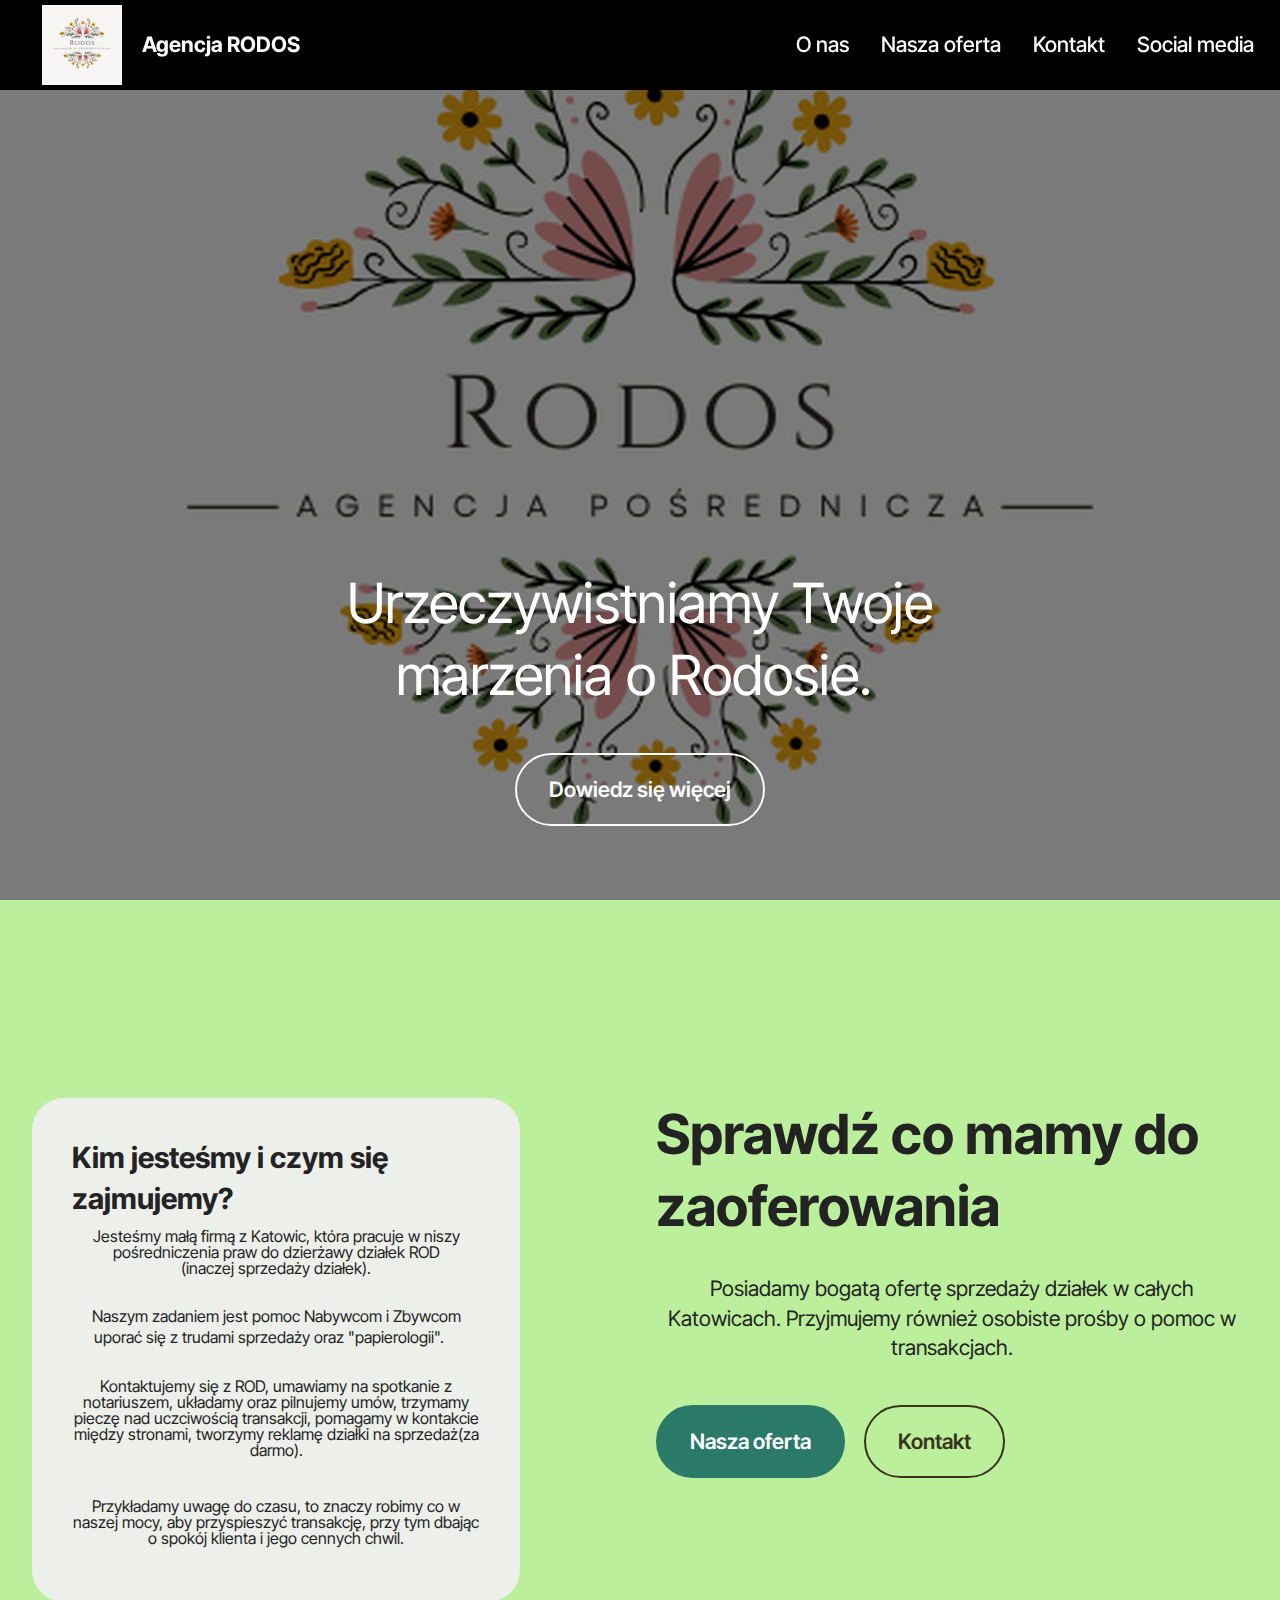
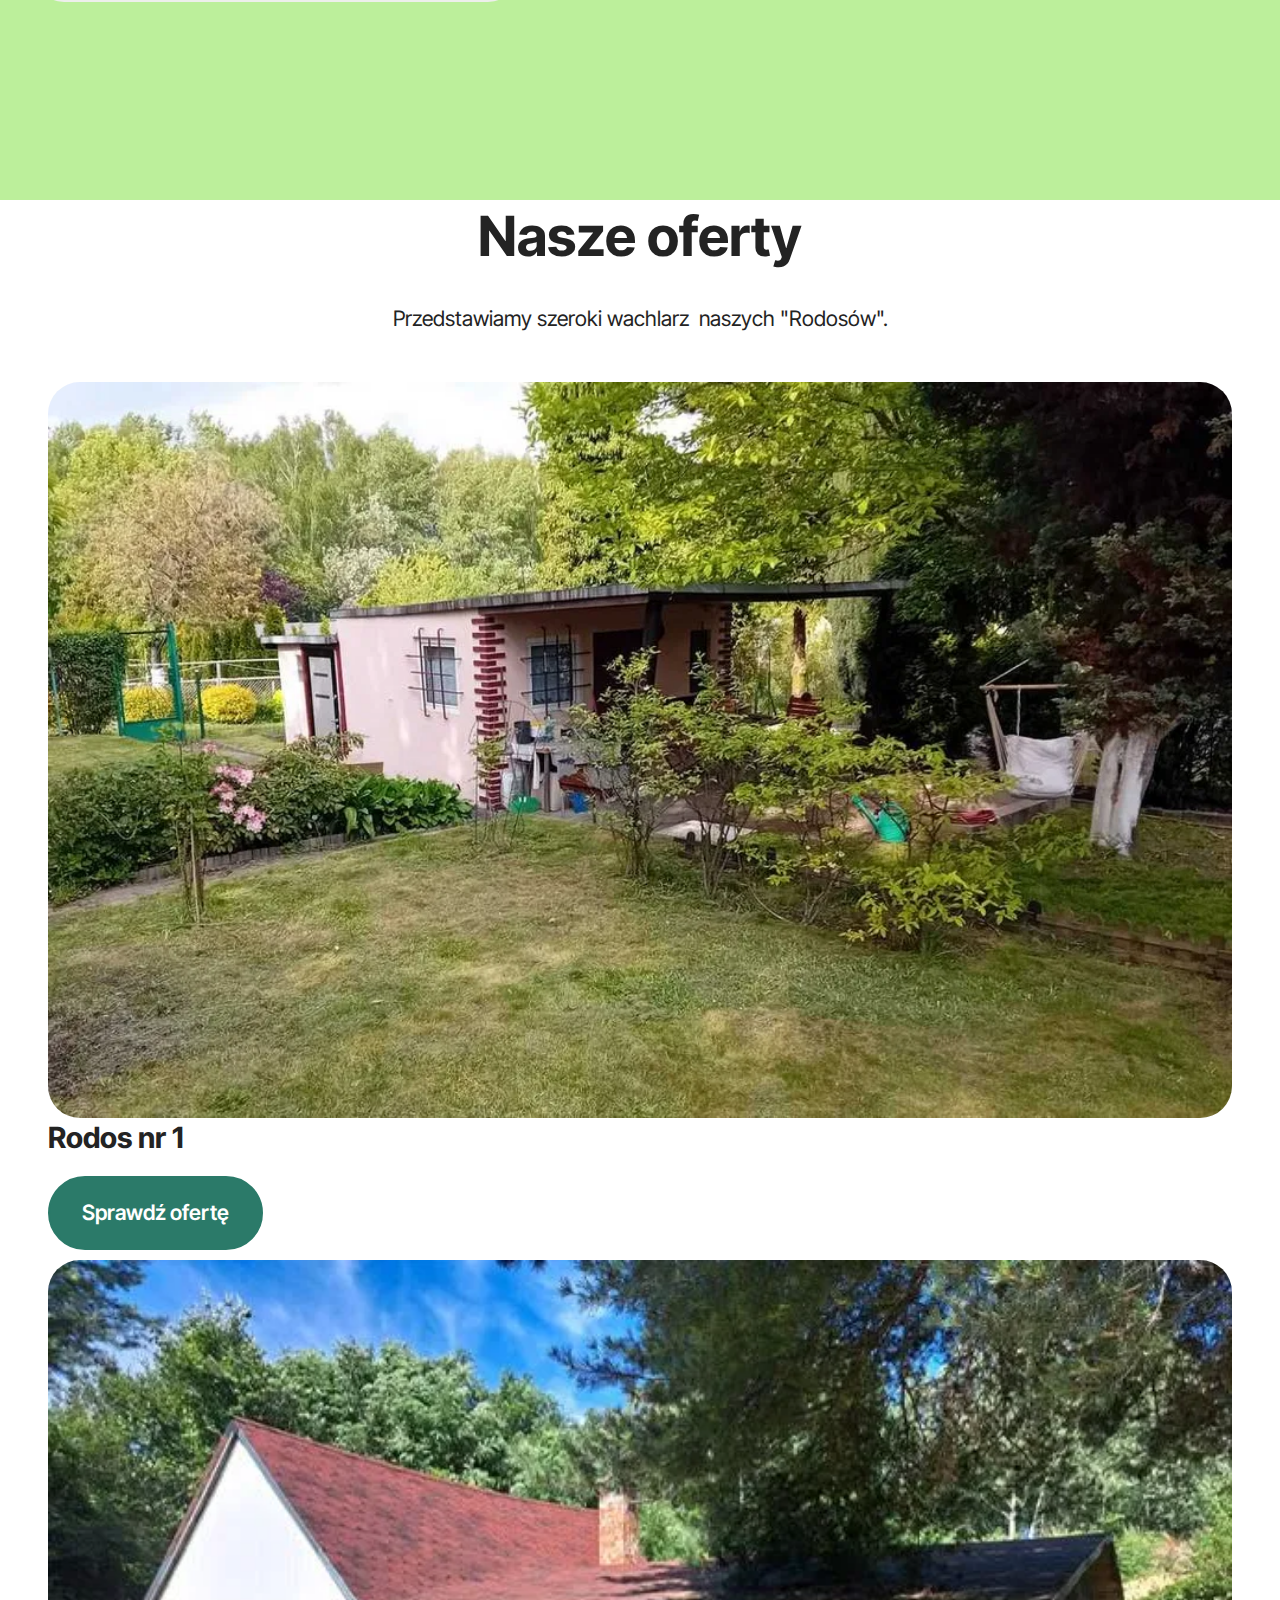
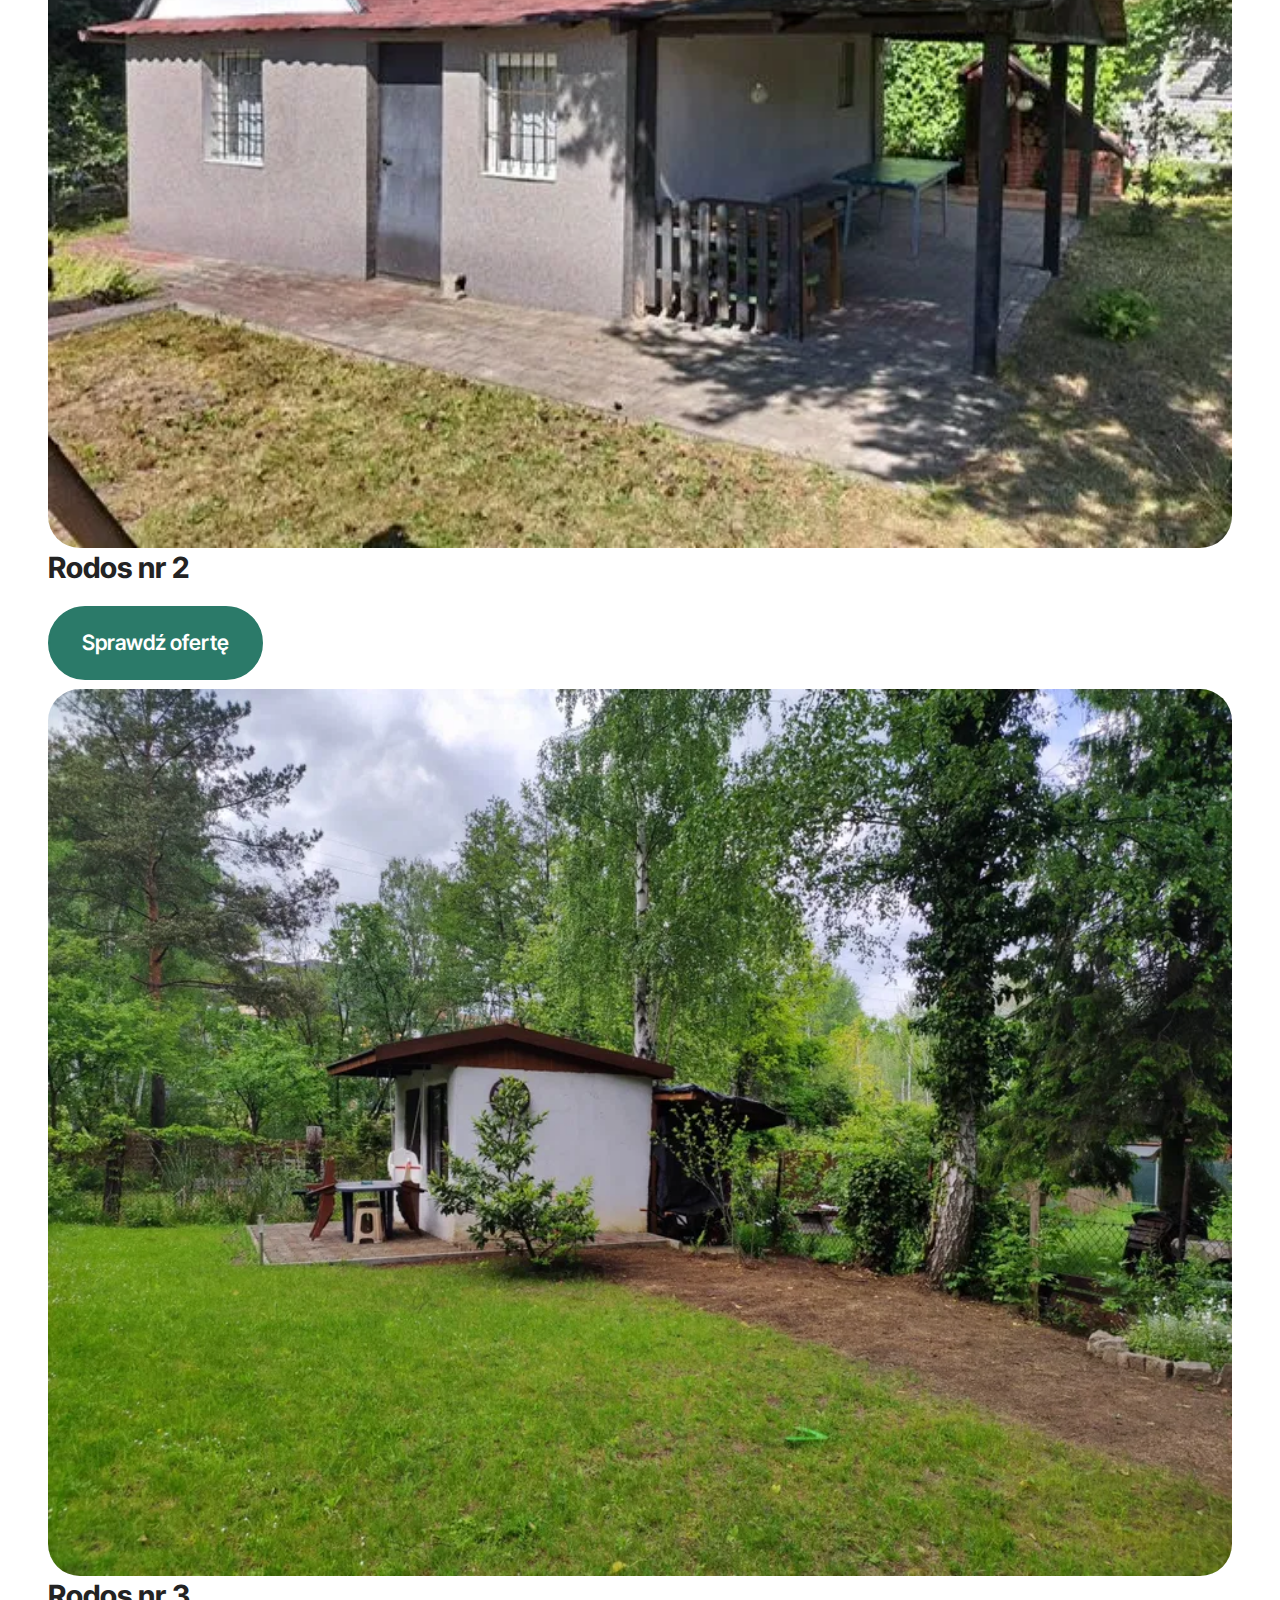
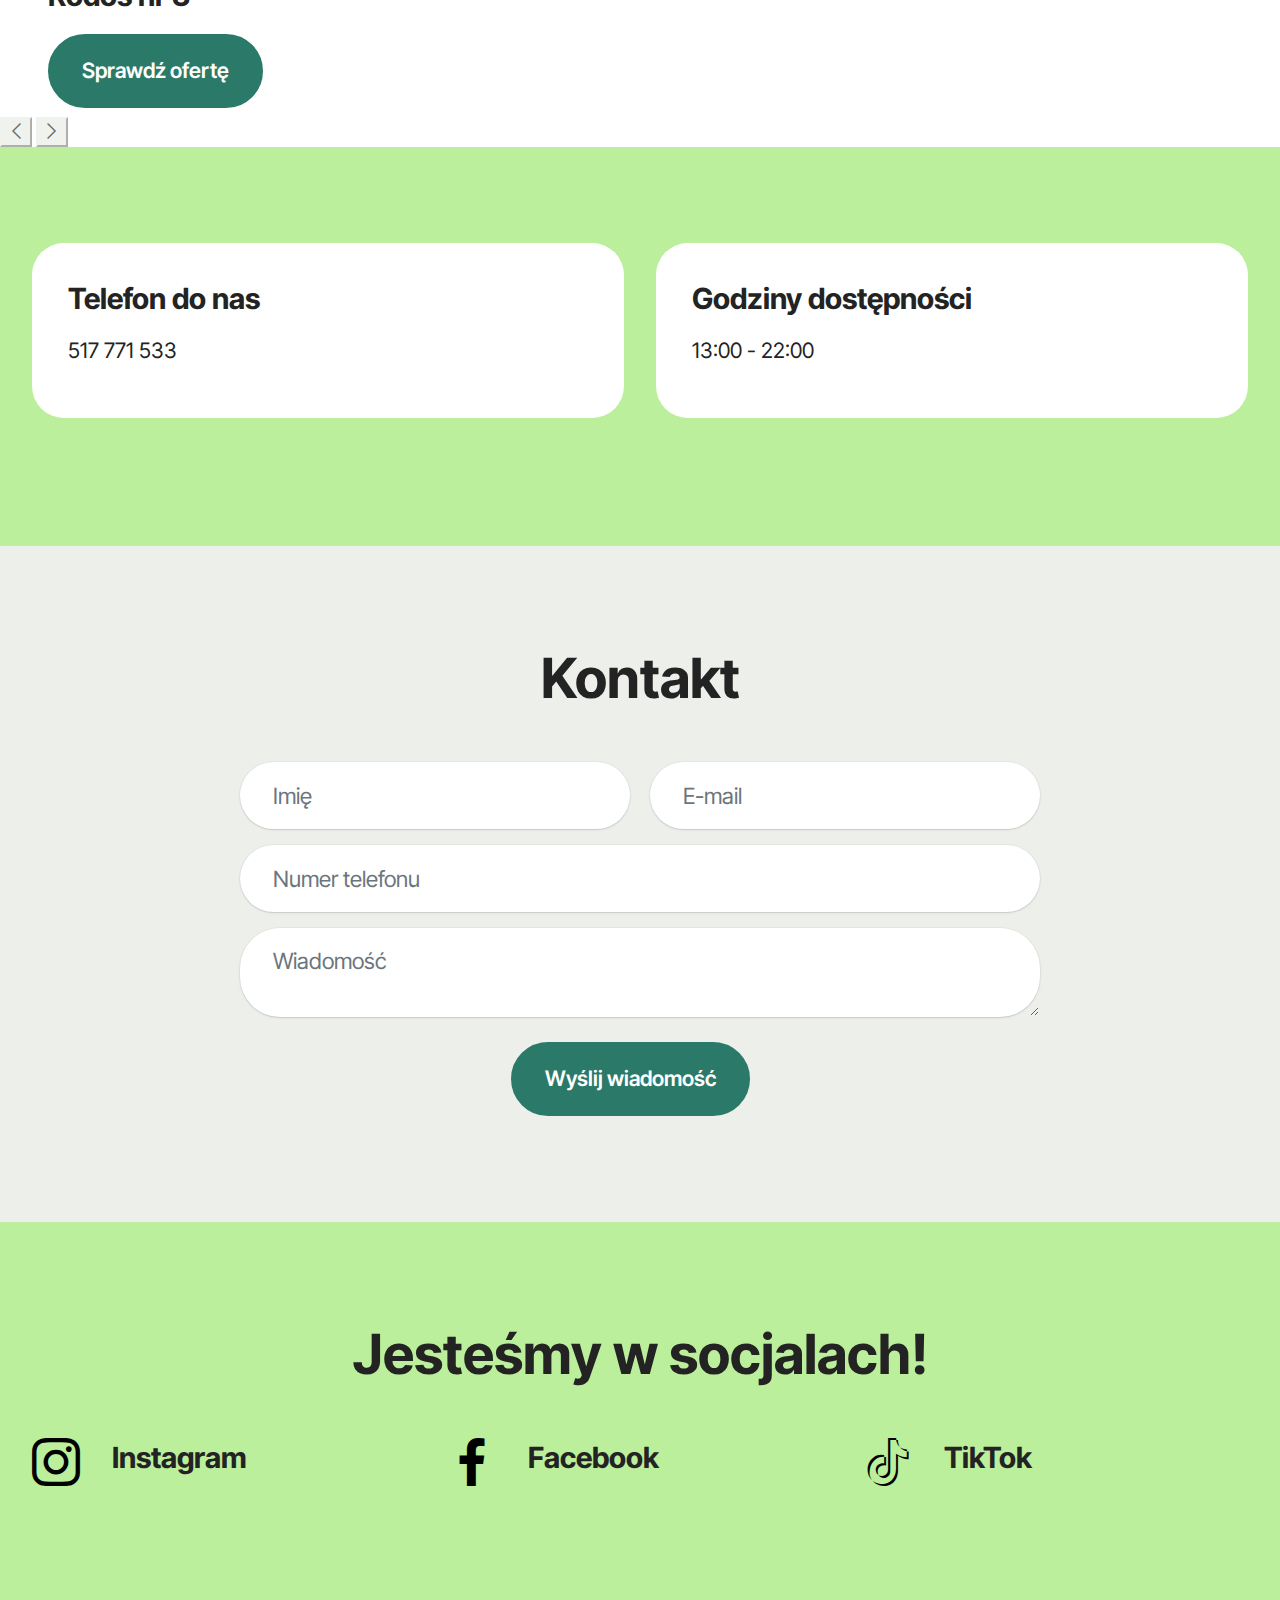
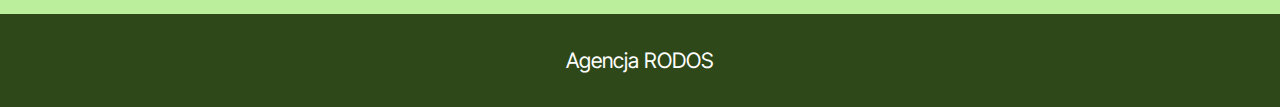
<file: index.html>
<!DOCTYPE html>
<html  >
<head>
  <!-- Site made with Mobirise Website Builder v6.0.5, https://mobirise.com -->
  <meta charset="UTF-8">
  <meta http-equiv="X-UA-Compatible" content="IE=edge">
  <meta name="generator" content="Mobirise v6.0.5, mobirise.com">
  <meta name="viewport" content="width=device-width, initial-scale=1, minimum-scale=1">
  <link rel="shortcut icon" href="assets/images/rodos-96x96.png" type="image/x-icon">
  <meta name="description" content="">
  
  
  <title>Agencja RODOS</title>
  <link rel="stylesheet" href="assets/web/assets/mobirise-icons2/mobirise2.css">
  <link rel="stylesheet" href="assets/bootstrap/css/bootstrap.min.css">
  <link rel="stylesheet" href="assets/bootstrap/css/bootstrap-grid.min.css">
  <link rel="stylesheet" href="assets/bootstrap/css/bootstrap-reboot.min.css">
  <link rel="stylesheet" href="assets/parallax/jarallax.css">
  <link rel="stylesheet" href="assets/animatecss/animate.css">
  <link rel="stylesheet" href="assets/dropdown/css/style.css">
  <link rel="stylesheet" href="assets/socicon/css/styles.css">
  <link rel="stylesheet" href="assets/theme/css/style.css">
  <link rel="preload" href="https://fonts.googleapis.com/css?family=Inter+Tight:100,200,300,400,500,600,700,800,900,100i,200i,300i,400i,500i,600i,700i,800i,900i&display=swap" as="style" onload="this.onload=null;this.rel='stylesheet'">
  <noscript><link rel="stylesheet" href="https://fonts.googleapis.com/css?family=Inter+Tight:100,200,300,400,500,600,700,800,900,100i,200i,300i,400i,500i,600i,700i,800i,900i&display=swap"></noscript>
  <link rel="preload" as="style" href="assets/mobirise/css/mbr-additional.css?v=Pv3Qbt"><link rel="stylesheet" href="assets/mobirise/css/mbr-additional.css?v=Pv3Qbt" type="text/css">

  
  
  
</head>
<body>
  
  <section data-bs-version="5.1" class="menu menu6 cid-uLEjsPWLGy" once="menu" id="menu06-1j">
	

	<nav class="navbar navbar-dropdown opacityScrollOff navbar-fixed-top navbar-expand-lg">
		<div class="container">
			<div class="navbar-brand">
				<span class="navbar-logo">
					<a href="index.html#top">
						<img src="assets/images/rodos-96x96.png" alt="Agencja RODOS" style="height: 5rem;">
					</a>
				</span>
				<span class="navbar-caption-wrap"><a class="navbar-caption text-white text-primary display-4" href="index.html#header17-1k">&nbsp;Agencja RODOS</a></span>
			</div>
			<button class="navbar-toggler" type="button" data-toggle="collapse" data-bs-toggle="collapse" data-target="#navbarSupportedContent" data-bs-target="#navbarSupportedContent" aria-controls="navbarNavAltMarkup" aria-expanded="false" aria-label="Toggle navigation">
				<div class="hamburger">
					<span></span>
					<span></span>
					<span></span>
					<span></span>
				</div>
			</button>
			<div class="collapse navbar-collapse opacityScrollOff" id="navbarSupportedContent">
				<ul class="navbar-nav nav-dropdown nav-right" data-app-modern-menu="true"><li class="nav-item">
						<a class="nav-link link text-white text-primary display-4" href="index.html#header06-1l">O nas</a>
					</li><li class="nav-item"><a class="nav-link link text-white text-primary display-4" href="index.html#features017-27">Nasza oferta</a></li>
					
					<li class="nav-item">
						<a class="nav-link link text-white text-primary display-4" href="index.html#form02-1n">Kontakt</a>
					</li><li class="nav-item"><a class="nav-link link text-white text-primary display-4" href="index.html#social06-1q">Social media</a></li></ul>
				
				
			</div>
		</div>
	</nav>
</section>

<section data-bs-version="5.1" class="header16 cid-uLEkPlTMGb mbr-fullscreen mbr-parallax-background" id="header17-1k">
  
  <div class="mbr-overlay" style="opacity: 0.5; background-color: rgb(0, 0, 0);"></div>
  <div class="container-fluid">
    <div class="row">
      <div class="content-wrap col-12 col-md-7">
        
        <h2 class="mbr-section-subtitle mbr-fonts-style mbr-white mb-4 display-2">Urzeczywistniamy Twoje marzenia o Rodosie.&nbsp;</h2>
        
        <div class="mbr-section-btn"><a class="btn btn-white-outline display-7" href="index.html#header06-1l">Dowiedz się więcej</a></div>
      </div>
    </div>
  </div>
</section>

<section data-bs-version="5.1" class="header6 cid-uLEmBRhAxU mbr-fullscreen" id="header06-1l">
	

	
	

	<div class="container">
		<div class="row">
			<div class="col-12 col-lg-5">
				<div class="card-wrapper">
					<h3 class="mbr-section-cardtitle mbr-fonts-style mb-2 display-5"><strong>Kim jesteśmy i czym się zajmujemy?</strong></h3>

					<p class="mbr-cardtext mbr-fonts-style mb-0 display-7"></p><p>Jesteśmy małą firmą z Katowic, która pracuje w niszy pośredniczenia praw do dzierżawy działek ROD<br>(inaczej sprzedaży działek). </p><p><br>Naszym zadaniem jest pomoc Nabywcom i Zbywcom uporać się z trudami sprzedaży oraz "papierologii".<span style="font-size: 1.4rem;">&nbsp; &nbsp;</span></p><p><br>Kontaktujemy się z ROD, umawiamy na spotkanie z notariuszem, układamy oraz pilnujemy umów, trzymamy pieczę nad uczciwością transakcji, pomagamy w kontakcie między stronami, tworzymy reklamę działki na sprzedaż(za darmo).</p><br><p>Przykładamy uwagę do czasu, to znaczy robimy co w naszej mocy, aby przyspieszyć transakcję, przy tym dbając o spokój klienta i jego cennych chwil.</p><p></p>
				</div>
			</div>
			<div class="col-12 col-lg-6">
				<h1 class="mbr-section-title mbr-fonts-style mb-4 display-2"><strong>Sprawdź co mamy do zaoferowania</strong></h1>
				
				<p class="mbr-text mbr-fonts-style mb-4 display-7">Posiadamy bogatą ofertę sprzedaży działek w całych Katowicach. Przyjmujemy również osobiste prośby o pomoc w transakcjach.</p>
				<div class="mbr-section-btn mt-4"><a class="btn btn-primary display-7" href="index.html#features017-27">Nasza oferta</a>
					<a class="btn btn-success-outline display-7" href="index.html#form02-1n">Kontakt</a></div>
			</div>
		</div>
	</div>
</section>

<section data-bs-version="5.1" class="features017 mbr-embla cid-uNqEg0ulLF" id="features017-27">
	
	
	<div class="position-relative">
		<div class="container-fluid">
			<div class="row justify-content-center">
				<div class="col-12 content-head">
					<div class="mbr-section-head mb-5">
						<h4 class="mbr-section-title mbr-fonts-style align-center mb-0 display-2"><strong>Nasze oferty</strong></h4>
						<h5 class="mbr-section-subtitle mbr-fonts-style align-center mb-0 mt-4 display-7">Przedstawiamy szeroki wachlarz&nbsp; naszych "Rodosów".</h5>
					</div>
				</div>
			</div>
		</div>

		<div class="embla" data-skip-snaps="true" data-align="center" data-contain-scroll="trimSnaps" data-auto-play-interval="5" data-draggable="true">
			<div class="embla__viewport container-fluid">
				<div class="embla__container">
					<div class="embla__slide slider-image item active" style="margin-left: 1rem; margin-right: 1rem;">
						<div class="slide-content">
							<div class="item-img">
								<div class="item-wrapper">
									<img src="assets/images/image-3.webp" alt="Mobirise Website Builder" title="" data-slide-to="0" data-bs-slide-to="0">
								</div>
							</div>
							<div class="item-content">
								<h5 class="item-title mbr-fonts-style display-5"><strong>Rodos nr 1</strong></h5>
								
								
							</div>

							<div class="mbr-section-btn item-footer mt-2"><a href="page1.html#gallery09-26" class="btn item-btn btn-primary display-7">Sprawdź ofertę</a></div>
						</div>
					</div><div class="embla__slide slider-image item active" style="margin-left: 1rem; margin-right: 1rem;">
						<div class="slide-content">
							<div class="item-img">
								<div class="item-wrapper">
									<img src="assets/images/image-6.webp" alt="Mobirise Website Builder" title="" data-slide-to="1" data-bs-slide-to="1">
								</div>
							</div>
							<div class="item-content">
								<h5 class="item-title mbr-fonts-style display-5"><strong>Rodos nr 2</strong></h5>
								
								
							</div>

							<div class="mbr-section-btn item-footer mt-2"><a href="page2.html#gallery09-2g" class="btn item-btn btn-primary display-7">Sprawdź ofertę</a></div>
						</div>
					</div><div class="embla__slide slider-image item active" style="margin-left: 1rem; margin-right: 1rem;">
						<div class="slide-content">
							<div class="item-img">
								<div class="item-wrapper">
									<img src="assets/images/rodos-nr-3-1.webp" alt="Mobirise Website Builder" title="" data-slide-to="2" data-bs-slide-to="2">
								</div>
							</div>
							<div class="item-content">
								<h5 class="item-title mbr-fonts-style display-5"><strong>Rodos nr 3</strong></h5>
								
								
							</div>

							<div class="mbr-section-btn item-footer mt-2"><a href="page3.html#gallery09-2n" class="btn item-btn btn-primary display-7">Sprawdź ofertę</a></div>
						</div>
					</div>
					
					
					
					
					
					
					
				</div>
			</div>
			<button class="embla__button embla__button--prev">
				<span class="mobi-mbri mobi-mbri-arrow-prev mbr-iconfont" aria-hidden="true"></span>
				<span class="sr-only visually-hidden visually-hidden visually-hidden">Previous</span>
			</button>
			<button class="embla__button embla__button--next">
				<span class="mobi-mbri mobi-mbri-arrow-next mbr-iconfont" aria-hidden="true"></span>
				<span class="sr-only visually-hidden visually-hidden visually-hidden">Next</span>
			</button>
		</div>
	</div>
</section>

<section data-bs-version="5.1" class="contacts01 cid-uLEw09A6cP" id="contacts01-1p">
    

    
    
    <div class="container">
        <div class="row justify-content-center">
            <div class="col-12 content-head">
                
            </div>
        </div>
        <div class="row">
            <div class="item features-without-image col-12 col-md-6 active">
                <div class="item-wrapper">
                    <div class="text-wrapper">
                        <h6 class="card-title mbr-fonts-style mb-3 display-5"><strong>Telefon do nas</strong></h6>
                        <p class="mbr-text mbr-fonts-style display-7">517 771 533</p>
                    </div>
                </div>
            </div>
            
            
            <div class="item features-without-image col-12 col-md-6">
                <div class="item-wrapper">
                    <div class="text-wrapper">
                        <h6 class="card-title mbr-fonts-style mb-3 display-5"><strong>Godziny dostępności&nbsp;</strong></h6>
                        <p class="mbr-text mbr-fonts-style display-7">13:00 - 22:00
                        </p>
                    </div>
                </div>
            </div>
        </div>
    </div>
</section>

<section data-bs-version="5.1" class="form5 cid-uLEutWnULV" id="form02-1n">
    
    
    <div class="container">
        <div class="row justify-content-center">
            <div class="col-12 content-head">
                <div class="mbr-section-head mb-5">
                    <h3 class="mbr-section-title mbr-fonts-style align-center mb-0 display-2"><strong>Kontakt</strong></h3>
                    
                </div>
            </div>
        </div>
        <div class="row justify-content-center">
            <div class="col-lg-8 mx-auto mbr-form" data-form-type="formoid">
                <form action="https://mobirise.eu/" method="POST" class="mbr-form form-with-styler" data-form-title="Form Name"><input type="hidden" name="email" data-form-email="true" value="DvrJ7K1btC0WYccX/96YYrLJ7JSIt8x7iycZ/9Q2Xv345QTx88TSChyy78J03W/PGpzQ+CfCzTE/3Vwq8TNAphLNwWU6YuNPmpTlBn1TqhOz8/5EQnqtBWjb2WNmLIkq">
                    <div class="row">
                        <div hidden="hidden" data-form-alert="" class="alert alert-success col-12">Dziękujemy za twoją wiadomość. Odpowiemy jak najszybciej to możliwe;)</div>
                        <div hidden="hidden" data-form-alert-danger="" class="alert alert-danger col-12">
                            Oops...! some problem!
                        </div>
                    </div>
                    <div class="dragArea row">
                        <div class="col-md col-sm-12 form-group mb-3" data-for="name">
                            <input type="text" name="name" placeholder="Imię" data-form-field="name" class="form-control" value="" id="name-form02-1n">
                        </div>
                        <div class="col-md col-sm-12 form-group mb-3" data-for="email">
                            <input type="email" name="email" placeholder="E-mail" data-form-field="email" class="form-control" value="" id="email-form02-1n">
                        </div>
                        <div class="col-12 form-group mb-3" data-for="phone">
                            <input type="tel" name="phone" placeholder="Numer telefonu" data-form-field="phone" class="form-control" value="" id="phone-form02-1n">
                        </div>
                        <div class="col-12 form-group mb-3" data-for="textarea">
                            <textarea name="textarea" placeholder="Wiadomość " data-form-field="textarea" class="form-control" id="textarea-form02-1n"></textarea>
                        </div>
                        <div class="col-lg-12 col-md-12 col-sm-12 align-center mbr-section-btn"><button type="submit" class="btn btn-primary display-7">Wyślij wiadomość</button></div>
                    </div>
                </form>
            </div>
        </div>
    </div>
</section>

<section data-bs-version="5.1" class="social06 cid-uLEw2pUHXa" id="social06-1q">
	

	
	
	<div class="container">
		<div class="row justify-content-center">
			<div class="col-12 content-head">
				<div class="mb-5">
					<h5 class="mbr-section-title mbr-fonts-style align-center mb-0 display-2"><strong>Jesteśmy w socjalach!</strong>
					</h5>
					
				</div>
			</div>
		</div>
		<div class="row">
			<div class="item features-without-image col-12 col-md-6 col-lg-4 active">
				<div class="item-wrapper">
					<span class="mbr-iconfont m-auto socicon-instagram socicon"></span>
					<div class="card-box">
						<h4 class="card-title mbr-fonts-style mb-1 display-5">
							<strong>Instagram</strong>
						</h4>
						<h5 class="card-text mbr-fonts-style display-7"></h5>
					</div>
				</div>
			</div><div class="item features-without-image col-12 col-md-6 col-lg-4">
				<div class="item-wrapper">
					<span class="mbr-iconfont m-auto socicon-facebook socicon"></span>
					<div class="card-box">
						<h4 class="card-title mbr-fonts-style mb-1 display-5"><strong>Facebook</strong></h4>
						<h5 class="card-text mbr-fonts-style display-7"></h5>
					</div>
				</div>
			</div>

			<div class="item features-without-image col-12 col-md-6 col-lg-4">
				<div class="item-wrapper">
					<span class="mbr-iconfont m-auto socicon-tiktok socicon"></span>
					<div class="card-box">
						<h4 class="card-title mbr-fonts-style mb-1 display-5">
							<strong>TikTok</strong>
						</h4>
						<h5 class="card-text mbr-fonts-style display-7"></h5>
					</div>
				</div>
			</div>
			
			
		</div>
	</div>
</section>

<section data-bs-version="5.1" class="footer4 cid-uLEuBfniii" once="footers" id="footer04-1o">

    

    

    <div class="container">
        <div class="media-container-row align-center mbr-white">
            <div class="col-12">
                <p class="mbr-text mb-0 mbr-fonts-style display-7">Agencja RODOS</p>
            </div>
        </div>
    </div>

  
  <input name="animation" type="hidden">
  </body>
</html>
</file>
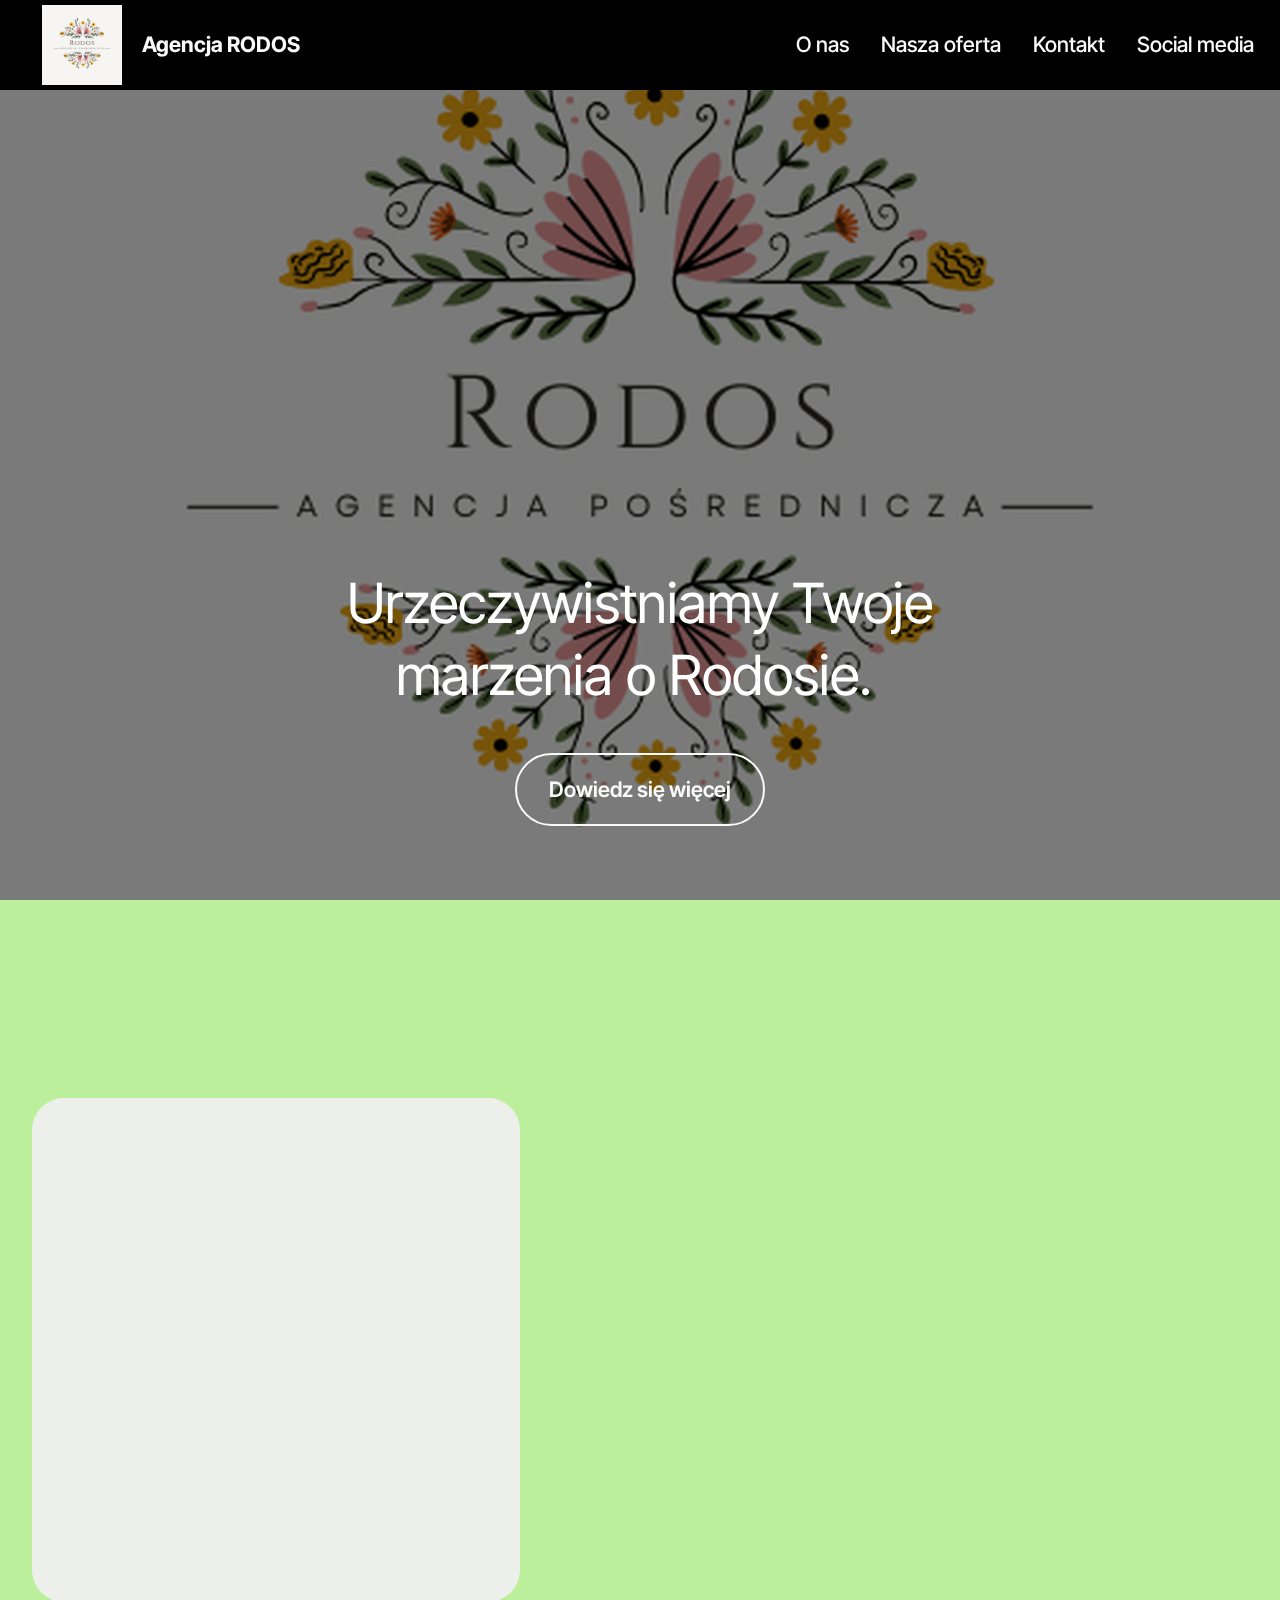
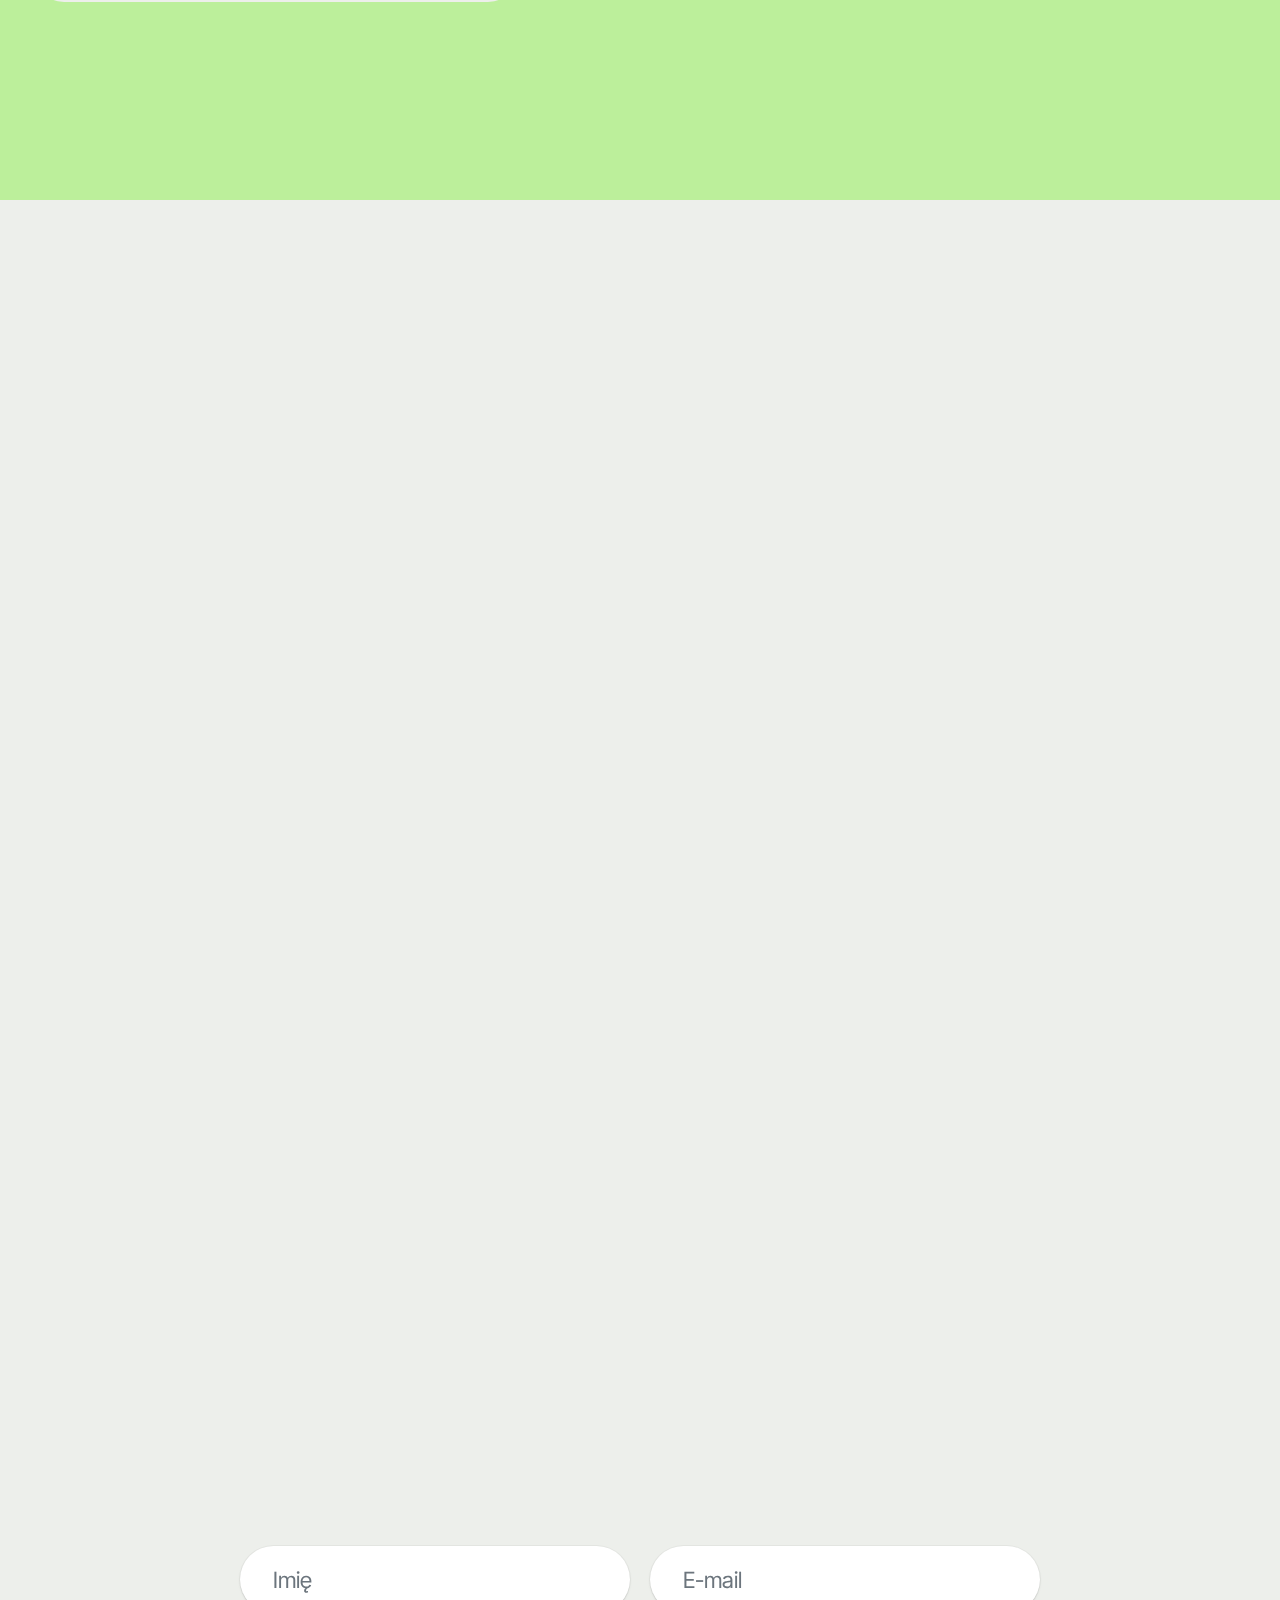
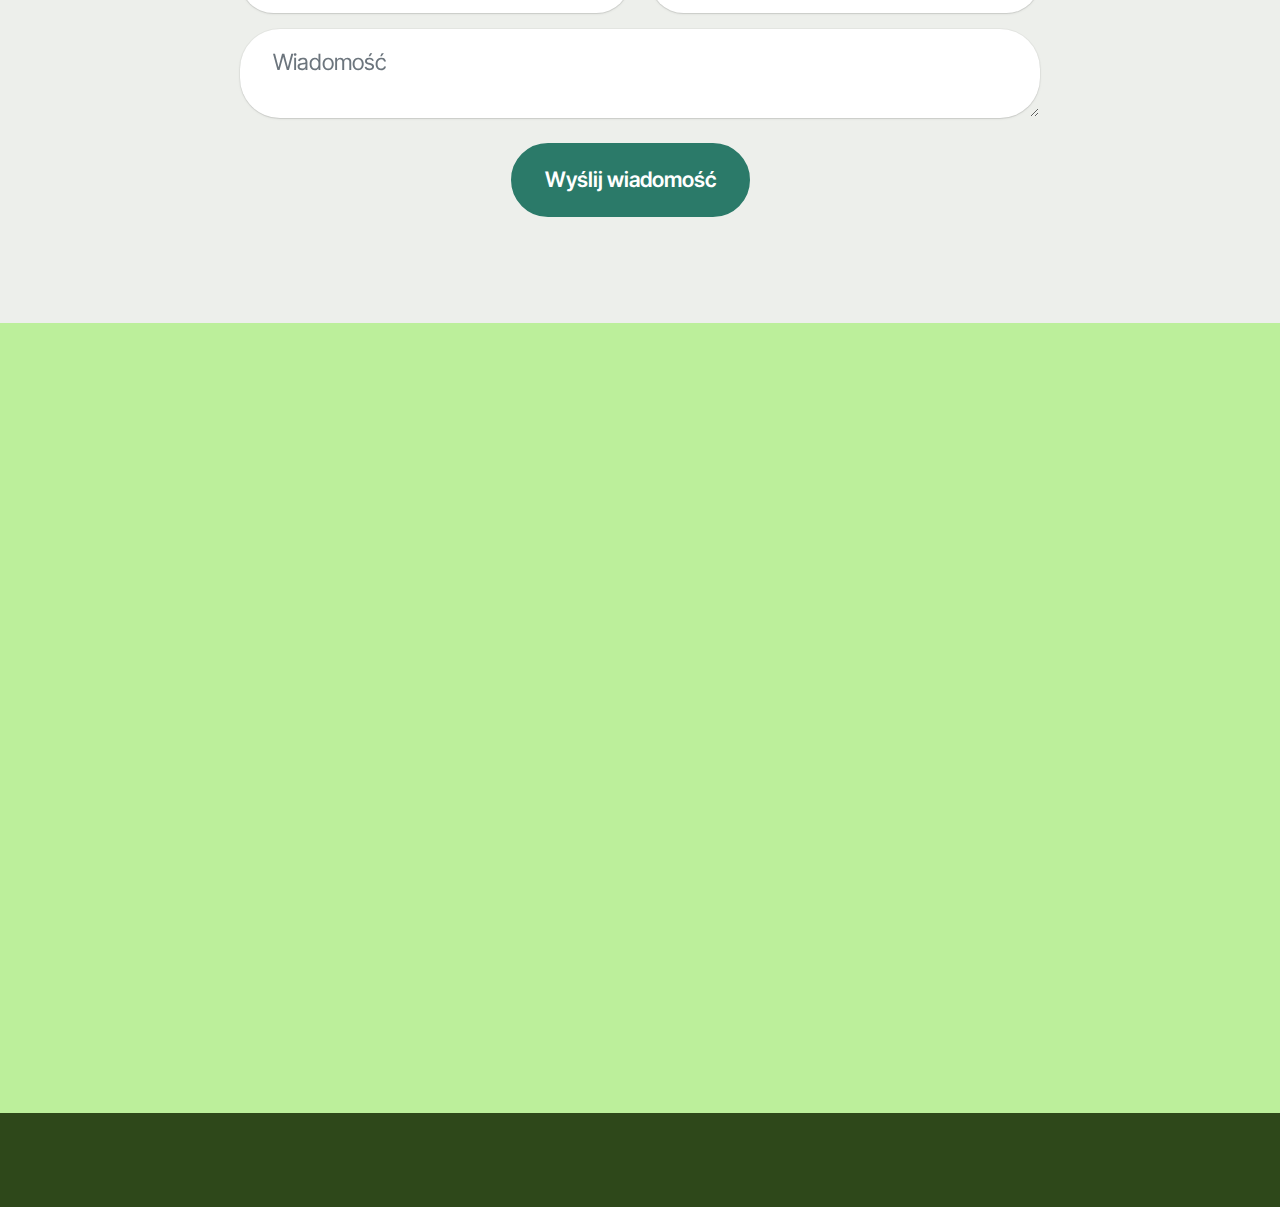
<file: index_z_stopka_rodos.html>
<!DOCTYPE html>

<html>
<head>
<!-- Site made with Mobirise Website Builder v6.0.5, https://mobirise.com -->
<meta charset="utf-8"/>
<meta content="IE=edge" http-equiv="X-UA-Compatible"/>
<meta content="Mobirise v6.0.5, mobirise.com" name="generator"/>
<meta content="width=device-width, initial-scale=1, minimum-scale=1" name="viewport"/>
<link href="assets/images/rodos-96x96.png" rel="shortcut icon" type="image/x-icon"/>
<meta content="" name="description"/>
<title>Agencja RODOS</title>
<link href="assets/web/assets/mobirise-icons2/mobirise2.css" rel="stylesheet"/>
<link href="assets/bootstrap/css/bootstrap.min.css" rel="stylesheet"/>
<link href="assets/bootstrap/css/bootstrap-grid.min.css" rel="stylesheet"/>
<link href="assets/bootstrap/css/bootstrap-reboot.min.css" rel="stylesheet"/>
<link href="assets/parallax/jarallax.css" rel="stylesheet"/>
<link href="assets/animatecss/animate.css" rel="stylesheet"/>
<link href="assets/dropdown/css/style.css" rel="stylesheet"/>
<link href="assets/socicon/css/styles.css" rel="stylesheet"/>
<link href="assets/theme/css/style.css" rel="stylesheet"/>
<link as="style" href="https://fonts.googleapis.com/css?family=Inter+Tight:100,200,300,400,500,600,700,800,900,100i,200i,300i,400i,500i,600i,700i,800i,900i&amp;display=swap" onload="this.onload=null;this.rel='stylesheet'" rel="preload"/>
<noscript><link href="https://fonts.googleapis.com/css?family=Inter+Tight:100,200,300,400,500,600,700,800,900,100i,200i,300i,400i,500i,600i,700i,800i,900i&amp;display=swap" rel="stylesheet"/></noscript>
<link as="style" href="assets/mobirise/css/mbr-additional.css?v=nUE6vV" rel="preload"/><link href="assets/mobirise/css/mbr-additional.css?v=nUE6vV" rel="stylesheet" type="text/css"/>
</head>
<body>
<section class="menu menu6 cid-uLEjsPWLGy" data-bs-version="5.1" id="menu06-1j" once="menu">
<nav class="navbar navbar-dropdown opacityScrollOff navbar-fixed-top navbar-expand-lg">
<div class="container">
<div class="navbar-brand">
<span class="navbar-logo">
<a href="index.html#top">
<img alt="Agencja RODOS" src="assets/images/rodos-96x96.png" style="height: 5rem;"/>
</a>
</span>
<span class="navbar-caption-wrap"><a class="navbar-caption text-white text-primary display-4" href="index.html#top"> Agencja RODOS</a></span>
</div>
<button aria-controls="navbarNavAltMarkup" aria-expanded="false" aria-label="Toggle navigation" class="navbar-toggler" data-bs-target="#navbarSupportedContent" data-bs-toggle="collapse" data-target="#navbarSupportedContent" data-toggle="collapse" type="button">
<div class="hamburger">
<span></span>
<span></span>
<span></span>
<span></span>
</div>
</button>
<div class="collapse navbar-collapse opacityScrollOff" id="navbarSupportedContent">
<ul class="navbar-nav nav-dropdown nav-right" data-app-modern-menu="true"><li class="nav-item">
<a class="nav-link link text-white text-primary display-4" href="index.html#header06-1l">O nas</a>
</li><li class="nav-item"><a class="nav-link link text-white text-primary display-4" href="index.html#features017-1m">Nasza oferta</a></li>
<li class="nav-item">
<a class="nav-link link text-white text-primary display-4" href="index.html#form02-1n">Kontakt</a>
</li><li class="nav-item"><a class="nav-link link text-white text-primary display-4" href="index.html#social06-1q">Social media</a></li></ul>
</div>
</div>
</nav>
</section>
<section class="header16 cid-uLEkPlTMGb mbr-fullscreen mbr-parallax-background" data-bs-version="5.1" id="header17-1k">
<div class="mbr-overlay" style="opacity: 0.5; background-color: rgb(0, 0, 0);"></div>
<div class="container-fluid">
<div class="row">
<div class="content-wrap col-12 col-md-7">
<h2 class="mbr-section-subtitle mbr-fonts-style mbr-white mb-4 display-2">Urzeczywistniamy Twoje marzenia o Rodosie. </h2>
<div class="mbr-section-btn"><a class="btn btn-white-outline display-7" href="index.html#header06-1l">Dowiedz się więcej</a></div>
</div>
</div>
</div>
</section>
<section class="header6 cid-uLEmBRhAxU mbr-fullscreen" data-bs-version="5.1" id="header06-1l">
<div class="container">
<div class="row">
<div class="col-12 col-lg-5">
<div class="card-wrapper">
<h3 class="mbr-section-cardtitle mbr-fonts-style mb-2 display-5"><strong>Kim jesteśmy i czym się zajmujemy?</strong></h3>
<p class="mbr-cardtext mbr-fonts-style mb-0 display-7"></p><p>Jesteśmy małą firmą z Katowic, która pracuje w niszy pośredniczenia praw do dzierżawy działek ROD<br/>(inaczej sprzedaży działek). </p><p><br/>Naszym zadaniem jest pomoc Nabywcom i Zbywcom uporać się z trudami sprzedaży oraz "papierologii".<span style="font-size: 1.4rem;">   </span></p><p><br/>Kontaktujemy się z ROD, umawiamy na spotkanie z notariuszem, układamy oraz pilnujemy umów, trzymamy pieczę nad uczciwością transakcji, pomagamy w kontakcie między stronami, tworzymy reklamę działki na sprzedaż(za darmo).</p><br/><p>Przykładamy uwagę do czasu, to znaczy robimy co w naszej mocy, aby przyspieszyć transakcję, przy tym dbając o spokój klienta i jego cennych chwil.</p><p></p>
</div>
</div>
<div class="col-12 col-lg-6">
<h1 class="mbr-section-title mbr-fonts-style mb-4 display-2"><strong>Sprawdź co mamy do zaoferowania</strong></h1>
<p class="mbr-text mbr-fonts-style mb-4 display-7">Posiadamy bogatą ofertę sprzedaży działek w całych Katowicach. Przyjmujemy również osobiste prośby o pomoc w transakcjach.</p>
<div class="mbr-section-btn mt-4"><a class="btn btn-primary display-7" href="index.html#features017-1m">Nasza oferta</a>
<a class="btn btn-success-outline display-7" href="index.html#form02-1n">Kontakt</a></div>
</div>
</div>
</div>
</section>
<section class="features017 mbr-embla cid-uLEu8Zr6Pv" data-bs-version="5.1" id="features017-1m">
<div class="position-relative">
<div class="container-fluid">
<div class="row justify-content-center">
<div class="col-12 content-head">
<div class="mbr-section-head mb-5">
<h4 class="mbr-section-title mbr-fonts-style align-center mb-0 display-2"><strong>Nasze oferty</strong></h4>
<h5 class="mbr-section-subtitle mbr-fonts-style align-center mb-0 mt-4 display-7">Przedstawiamy szeroki wachlarz  naszych "Rodosów".</h5>
</div>
</div>
</div>
</div>
<div class="embla" data-align="center" data-auto-play-interval="5" data-contain-scroll="trimSnaps" data-draggable="true" data-skip-snaps="true">
<div class="embla__viewport container-fluid">
<div class="embla__container">
<div class="embla__slide slider-image item active" style="margin-left: 1rem; margin-right: 1rem;">
<div class="slide-content">
<div class="item-img">
<div class="item-wrapper">
<img alt="Mobirise Website Builder" data-bs-slide-to="1" data-slide-to="1" src="assets/images/shop1.jpg" title=""/>
</div>
</div>
<div class="item-content">
<h5 class="item-title mbr-fonts-style display-5">
<strong>Design</strong>
</h5>
<p class="mbr-text mbr-fonts-style mt-3 display-7">
									Mobirise is an easy website builder. Just drop site elements to your page, add
									content and style it to look the way you like.
								</p>
</div>
<div class="mbr-section-btn item-footer mt-2">
<a class="btn item-btn btn-primary display-7" href="" target="_blank">Start Now</a>
</div>
</div>
</div>
<div class="embla__slide slider-image item" style="margin-left: 1rem; margin-right: 1rem;">
<div class="slide-content">
<div class="item-img">
<div class="item-wrapper">
<img alt="Mobirise Website Builder" data-bs-slide-to="2" data-slide-to="2" src="assets/images/shop2.jpg" title=""/>
</div>
</div>
<div class="item-content">
<h5 class="item-title mbr-fonts-style display-5">
<strong>Design</strong>
</h5>
<p class="mbr-text mbr-fonts-style mt-3 display-7">
									Mobirise is an easy website builder. Just drop site elements to your page, add
									content and style it to look the way you like.
								</p>
</div>
<div class="mbr-section-btn item-footer mt-2">
<a class="btn item-btn btn-primary display-7" href="" target="_blank">Start Now</a>
</div>
</div>
</div>
<div class="embla__slide slider-image item" style="margin-left: 1rem; margin-right: 1rem;">
<div class="slide-content">
<div class="item-img">
<div class="item-wrapper">
<img alt="Mobirise Website Builder" data-bs-slide-to="3" data-slide-to="3" src="assets/images/shop3.jpg" title=""/>
</div>
</div>
<div class="item-content">
<h5 class="item-title mbr-fonts-style display-5">
<strong>Design</strong>
</h5>
<p class="mbr-text mbr-fonts-style mt-3 display-7">
									Mobirise is an easy website builder. Just drop site elements to your page, add
									content and style it to look the way you like.
								</p>
</div>
<div class="mbr-section-btn item-footer mt-2">
<a class="btn item-btn btn-primary display-7" href="" target="_blank">Start Now</a>
</div>
</div>
</div>
<div class="embla__slide slider-image item" style="margin-left: 1rem; margin-right: 1rem;">
<div class="slide-content">
<div class="item-img">
<div class="item-wrapper">
<img alt="Mobirise Website Builder" data-bs-slide-to="4" data-slide-to="4" src="assets/images/shop4.jpg" title=""/>
</div>
</div>
<div class="item-content">
<h5 class="item-title mbr-fonts-style display-5">
<strong>Design</strong>
</h5>
<p class="mbr-text mbr-fonts-style mt-3 display-7">
									Mobirise is an easy website builder. Just drop site elements to your page, add
									content and style it to look the way you like.
								</p>
</div>
<div class="mbr-section-btn item-footer mt-2">
<a class="btn item-btn btn-primary display-7" href="" target="_blank">Start Now</a>
</div>
</div>
</div>
<div class="embla__slide slider-image item" style="margin-left: 1rem; margin-right: 1rem;">
<div class="slide-content">
<div class="item-img">
<div class="item-wrapper">
<img alt="Mobirise Website Builder" data-bs-slide-to="5" data-slide-to="5" src="assets/images/shop5.jpg" title=""/>
</div>
</div>
<div class="item-content">
<h5 class="item-title mbr-fonts-style display-5">
<strong>Design</strong>
</h5>
<p class="mbr-text mbr-fonts-style mt-3 display-7">
									Mobirise is an easy website builder. Just drop site elements to your page, add
									content and style it to look the way you like.
								</p>
</div>
<div class="mbr-section-btn item-footer mt-2">
<a class="btn item-btn btn-primary display-7" href="" target="_blank">Start Now</a>
</div>
</div>
</div>
<div class="embla__slide slider-image item" style="margin-left: 1rem; margin-right: 1rem;">
<div class="slide-content">
<div class="item-img">
<div class="item-wrapper">
<img alt="Mobirise Website Builder" data-bs-slide-to="6" data-slide-to="6" src="assets/images/shop6.jpg" title=""/>
</div>
</div>
<div class="item-content">
<h5 class="item-title mbr-fonts-style display-5">
<strong>Design</strong>
</h5>
<p class="mbr-text mbr-fonts-style mt-3 display-7">
									Mobirise is an easy website builder. Just drop site elements to your page, add
									content and style it to look the way you like.
								</p>
</div>
<div class="mbr-section-btn item-footer mt-2">
<a class="btn item-btn btn-primary display-7" href="" target="_blank">Start Now</a>
</div>
</div>
</div>
<div class="embla__slide slider-image item" style="margin-left: 1rem; margin-right: 1rem;">
<div class="slide-content">
<div class="item-img">
<div class="item-wrapper">
<img alt="Mobirise Website Builder" data-bs-slide-to="7" data-slide-to="7" src="assets/images/shop7.jpg" title=""/>
</div>
</div>
<div class="item-content">
<h5 class="item-title mbr-fonts-style display-5">
<strong>Design</strong>
</h5>
<p class="mbr-text mbr-fonts-style mt-3 display-7">
									Mobirise is an easy website builder. Just drop site elements to your page, add
									content and style it to look the way you like.
								</p>
</div>
<div class="mbr-section-btn item-footer mt-2"><a class="btn item-btn btn-primary display-7" href="" target="_blank">Start Now</a></div>
</div>
</div>
<div class="embla__slide slider-image item" style="margin-left: 1rem; margin-right: 1rem;">
<div class="slide-content">
<div class="item-img">
<div class="item-wrapper">
<img alt="Mobirise Website Builder" data-bs-slide-to="8" data-slide-to="8" src="assets/images/shop0.jpg" title=""/>
</div>
</div>
<div class="item-content">
<h5 class="item-title mbr-fonts-style display-5">
<strong>Design</strong>
</h5>
<p class="mbr-text mbr-fonts-style mt-3 display-7">
								Mobirise is an easy website builder. Just drop site elements to your page, add
								content and style it to look the way you like.
							</p>
</div>
<div class="mbr-section-btn item-footer mt-2">
<a class="btn item-btn btn-primary display-7" href="" target="_blank">Start Now</a>
</div>
</div>
</div>
</div>
</div>
<button class="embla__button embla__button--prev">
<span aria-hidden="true" class="mobi-mbri mobi-mbri-arrow-prev mbr-iconfont"></span>
<span class="sr-only visually-hidden visually-hidden visually-hidden">Previous</span>
</button>
<button class="embla__button embla__button--next">
<span aria-hidden="true" class="mobi-mbri mobi-mbri-arrow-next mbr-iconfont"></span>
<span class="sr-only visually-hidden visually-hidden visually-hidden">Next</span>
</button>
</div>
</div>
</section>
<section class="form5 cid-uLEutWnULV" data-bs-version="5.1" id="form02-1n">
<div class="container">
<div class="row justify-content-center">
<div class="col-12 content-head">
<div class="mbr-section-head mb-5">
<h3 class="mbr-section-title mbr-fonts-style align-center mb-0 display-2"><strong>Kontakt</strong></h3>
</div>
</div>
</div>
<div class="row justify-content-center">
<div class="col-lg-8 mx-auto mbr-form" data-form-type="formoid">
<form action="https://mobirise.eu/" class="mbr-form form-with-styler" data-form-title="Form Name" method="POST"><input data-form-email="true" name="email" type="hidden" value="j9YCYGabUXVl2MJ3t4D65zS5KudAguuNSBjrDbcSkRl3UCfDH9NvHu59Z2//ZEBSlj2gz5tYGGauTwpJmZzehJLwNZV+7rN4CVthOC22yXMoA/vNwHp9djahFEHPAdf5"/>
<div class="row">
<div class="alert alert-success col-12" data-form-alert="" hidden="hidden">Dziękujemy za twoją wiadomość. Odpiszemy jak najszybciej to możliwe;)</div>
<div class="alert alert-danger col-12" data-form-alert-danger="" hidden="hidden">
                            Oops...! some problem!
                        </div>
</div>
<div class="dragArea row">
<div class="col-md col-sm-12 form-group mb-3" data-for="name">
<input class="form-control" data-form-field="name" id="name-form02-1n" name="name" placeholder="Imię" type="text" value=""/>
</div>
<div class="col-md col-sm-12 form-group mb-3" data-for="email">
<input class="form-control" data-form-field="email" id="email-form02-1n" name="email" placeholder="E-mail" type="email" value=""/>
</div>
<div class="col-12 form-group mb-3" data-for="textarea">
<textarea class="form-control" data-form-field="textarea" id="textarea-form02-1n" name="textarea" placeholder="Wiadomość "></textarea>
</div>
<div class="col-lg-12 col-md-12 col-sm-12 align-center mbr-section-btn"><button class="btn btn-primary display-7" type="submit">Wyślij wiadomość</button></div>
</div>
</form>
</div>
</div>
</div>
</section>
<section class="contacts01 cid-uLEw09A6cP" data-bs-version="5.1" id="contacts01-1p">
<div class="container">
<div class="row justify-content-center">
<div class="col-12 content-head">
</div>
</div>
<div class="row">
<div class="item features-without-image col-12 col-md-6 active">
<div class="item-wrapper">
<div class="text-wrapper">
<h6 class="card-title mbr-fonts-style mb-3 display-5"><strong>Telefon do nas</strong></h6>
<p class="mbr-text mbr-fonts-style display-7">517 771 533</p>
</div>
</div>
</div>
<div class="item features-without-image col-12 col-md-6">
<div class="item-wrapper">
<div class="text-wrapper">
<h6 class="card-title mbr-fonts-style mb-3 display-5"><strong>Godziny dostępności </strong></h6>
<p class="mbr-text mbr-fonts-style display-7">13:00 - 22:00
                        </p>
</div>
</div>
</div>
</div>
</div>
</section>
<section class="social06 cid-uLEw2pUHXa" data-bs-version="5.1" id="social06-1q">
<div class="container">
<div class="row justify-content-center">
<div class="col-12 content-head">
<div class="mb-5">
<h5 class="mbr-section-title mbr-fonts-style align-center mb-0 display-2"><strong>Jesteśmy w socjalach!</strong>
</h5>
</div>
</div>
</div>
<div class="row">
<div class="item features-without-image col-12 col-md-6 col-lg-4 active">
<div class="item-wrapper">
<span class="mbr-iconfont m-auto socicon-instagram socicon"></span>
<div class="card-box">
<h4 class="card-title mbr-fonts-style mb-1 display-5">
<strong>Instagram</strong>
</h4>
<h5 class="card-text mbr-fonts-style display-7"></h5>
</div>
</div>
</div><div class="item features-without-image col-12 col-md-6 col-lg-4">
<div class="item-wrapper">
<span class="mbr-iconfont m-auto socicon-facebook socicon"></span>
<div class="card-box">
<h4 class="card-title mbr-fonts-style mb-1 display-5"><strong>Facebook</strong></h4>
<h5 class="card-text mbr-fonts-style display-7"></h5>
</div>
</div>
</div>
<div class="item features-without-image col-12 col-md-6 col-lg-4">
<div class="item-wrapper">
<span class="mbr-iconfont m-auto socicon-tiktok socicon"></span>
<div class="card-box">
<h4 class="card-title mbr-fonts-style mb-1 display-5">
<strong>TikTok</strong>
</h4>
<h5 class="card-text mbr-fonts-style display-7"></h5>
</div>
</div>
</div>
</div>
</div>
</section>
<section class="footer4 cid-uLEuBfniii" data-bs-version="5.1" id="footer04-1o" once="footers">
<div class="container">
<div class="media-container-row align-center mbr-white">
<div class="col-12">
<p class="mbr-text mb-0 mbr-fonts-style display-7">Agencja RODOS</p>
</div>
</div>
</div>
</section><script src="assets/bootstrap/js/bootstrap.bundle.min.js"></script> <script src="assets/parallax/jarallax.js"></script> <script src="assets/smoothscroll/smooth-scroll.js"></script> <script src="assets/ytplayer/index.js"></script> <script src="assets/dropdown/js/navbar-dropdown.js"></script> <script src="assets/embla/embla.min.js"></script> <script src="assets/embla/script.js"></script> <script src="assets/theme/js/script.js"></script> <script src="assets/formoid/formoid.min.js"></script>
<input name="animation" type="hidden"/>
</body>
</html>
</file>
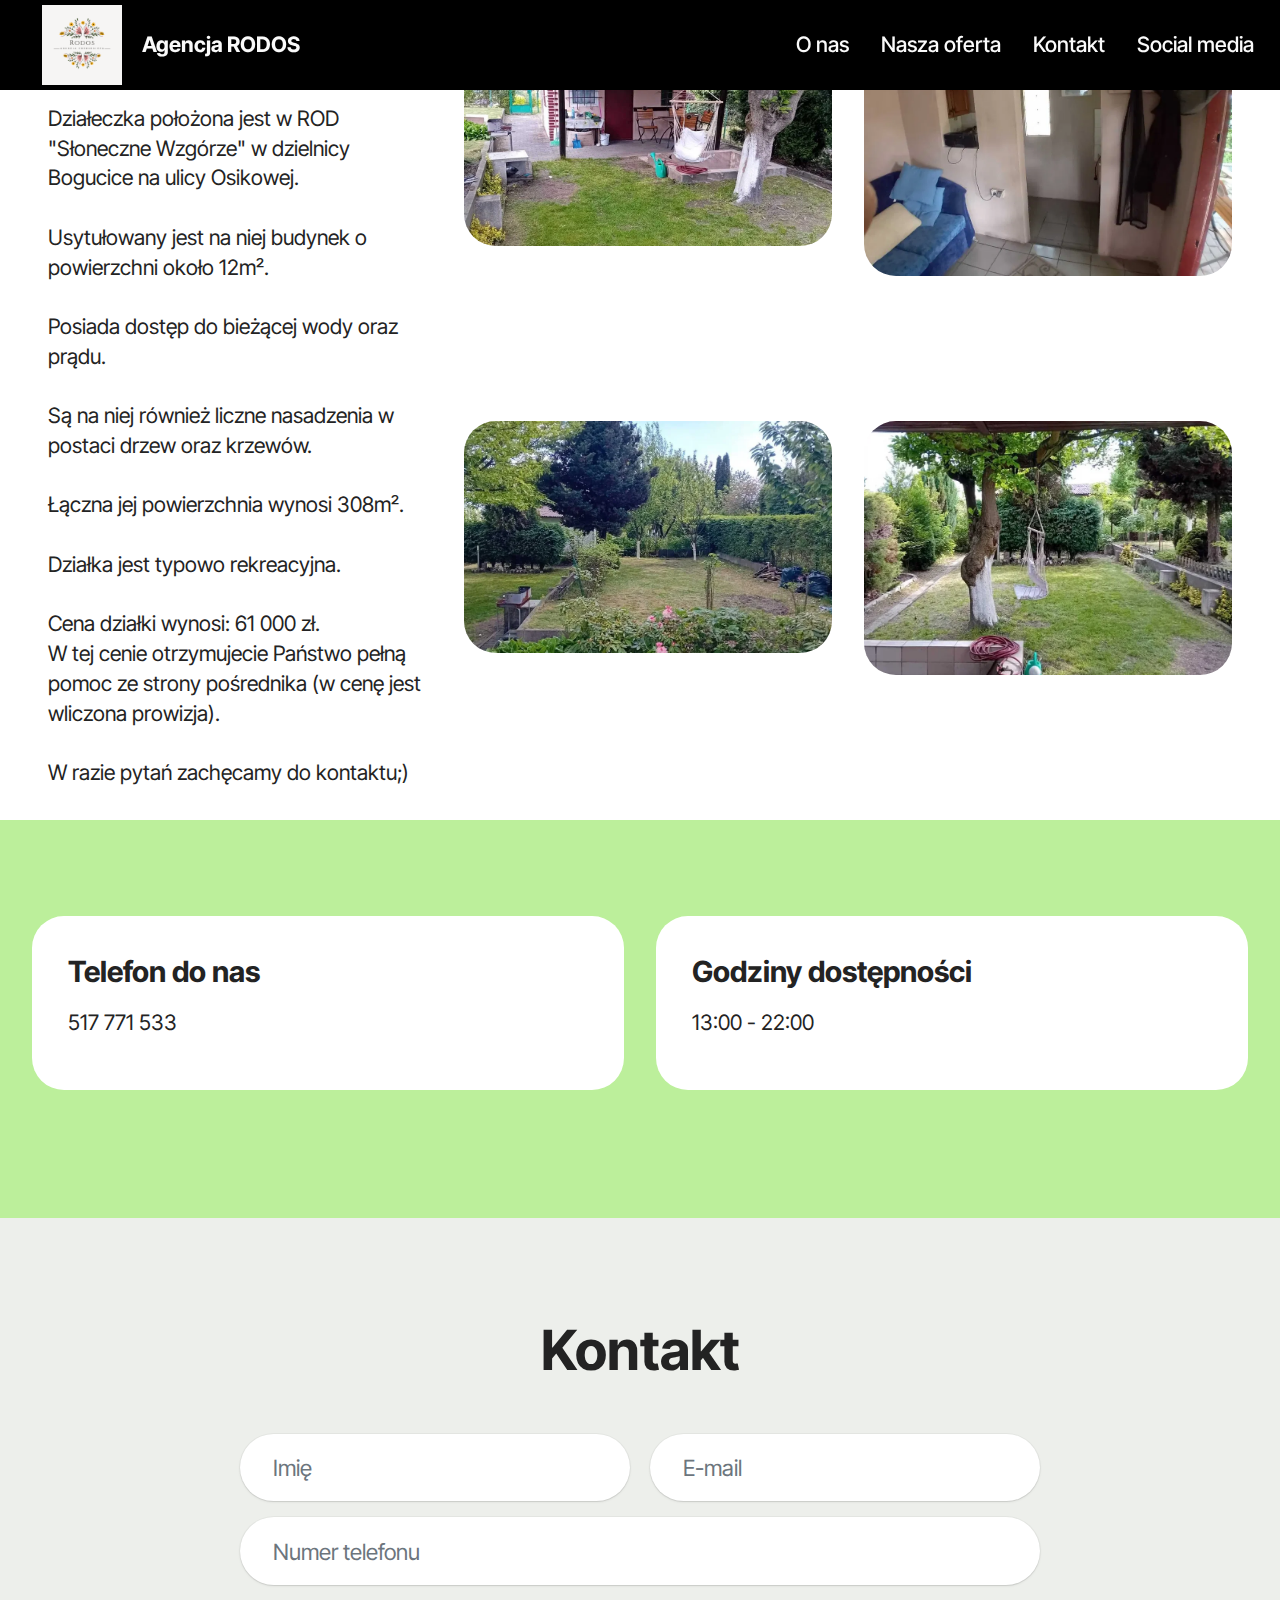
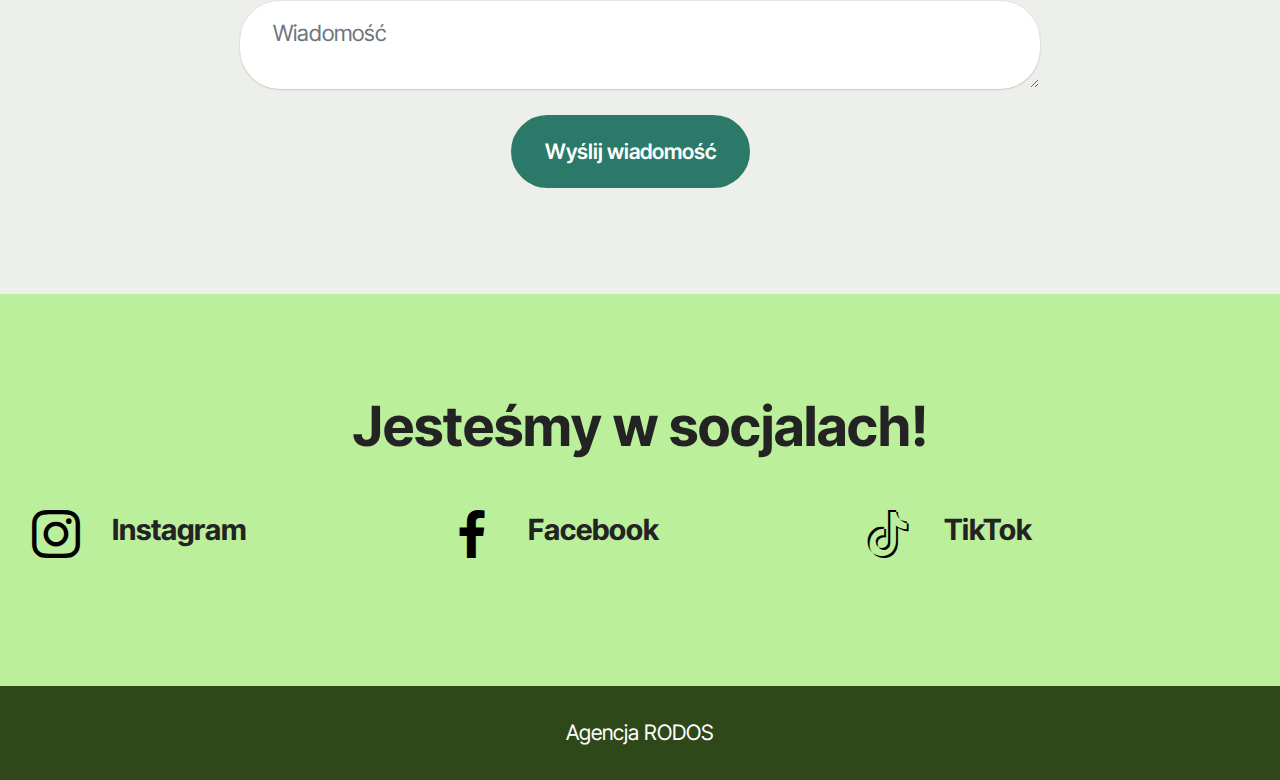
<file: page1.html>
<!DOCTYPE html>
<html  >
<head>
  <!-- Site made with Mobirise Website Builder v6.0.5, https://mobirise.com -->
  <meta charset="UTF-8">
  <meta http-equiv="X-UA-Compatible" content="IE=edge">
  <meta name="generator" content="Mobirise v6.0.5, mobirise.com">
  <meta name="viewport" content="width=device-width, initial-scale=1, minimum-scale=1">
  <link rel="shortcut icon" href="assets/images/rodos-96x96.png" type="image/x-icon">
  <meta name="description" content="">
  
  
  <title>Rodos nr 1</title>
  <link rel="stylesheet" href="assets/web/assets/mobirise-icons2/mobirise2.css">
  <link rel="stylesheet" href="assets/bootstrap/css/bootstrap.min.css">
  <link rel="stylesheet" href="assets/bootstrap/css/bootstrap-grid.min.css">
  <link rel="stylesheet" href="assets/bootstrap/css/bootstrap-reboot.min.css">
  <link rel="stylesheet" href="assets/animatecss/animate.css">
  <link rel="stylesheet" href="assets/dropdown/css/style.css">
  <link rel="stylesheet" href="assets/socicon/css/styles.css">
  <link rel="stylesheet" href="assets/theme/css/style.css">
  <link rel="preload" href="https://fonts.googleapis.com/css?family=Inter+Tight:100,200,300,400,500,600,700,800,900,100i,200i,300i,400i,500i,600i,700i,800i,900i&display=swap" as="style" onload="this.onload=null;this.rel='stylesheet'">
  <noscript><link rel="stylesheet" href="https://fonts.googleapis.com/css?family=Inter+Tight:100,200,300,400,500,600,700,800,900,100i,200i,300i,400i,500i,600i,700i,800i,900i&display=swap"></noscript>
  <link rel="preload" as="style" href="assets/mobirise/css/mbr-additional.css?v=bB1stw"><link rel="stylesheet" href="assets/mobirise/css/mbr-additional.css?v=bB1stw" type="text/css">

  
  
  
</head>
<body>
  
  <section data-bs-version="5.1" class="menu menu6 cid-uMBleCUzaE" once="menu" id="menu06-1r">
	

	<nav class="navbar navbar-dropdown opacityScrollOff navbar-fixed-top navbar-expand-lg">
		<div class="container">
			<div class="navbar-brand">
				<span class="navbar-logo">
					<a href="index.html#top">
						<img src="assets/images/rodos-96x96.png" alt="Agencja RODOS" style="height: 5rem;">
					</a>
				</span>
				<span class="navbar-caption-wrap"><a class="navbar-caption text-white text-primary display-4" href="index.html#header17-1k">&nbsp;Agencja RODOS</a></span>
			</div>
			<button class="navbar-toggler" type="button" data-toggle="collapse" data-bs-toggle="collapse" data-target="#navbarSupportedContent" data-bs-target="#navbarSupportedContent" aria-controls="navbarNavAltMarkup" aria-expanded="false" aria-label="Toggle navigation">
				<div class="hamburger">
					<span></span>
					<span></span>
					<span></span>
					<span></span>
				</div>
			</button>
			<div class="collapse navbar-collapse opacityScrollOff" id="navbarSupportedContent">
				<ul class="navbar-nav nav-dropdown nav-right" data-app-modern-menu="true"><li class="nav-item">
						<a class="nav-link link text-white text-primary display-4" href="index.html#header06-1l">O nas</a>
					</li><li class="nav-item"><a class="nav-link link text-white text-primary display-4" href="index.html#features017-27">Nasza oferta</a></li>
					
					<li class="nav-item">
						<a class="nav-link link text-white text-primary display-4" href="index.html#form02-1n">Kontakt</a>
					</li><li class="nav-item"><a class="nav-link link text-white text-primary display-4" href="index.html#social06-1q">Social media</a></li></ul>
				
				
			</div>
		</div>
	</nav>
</section>

<section data-bs-version="5.1" class="gallery09 cid-uNqOjPoJHs" id="gallery09-2l">
  

  

  <div class="container">
    <div class="row justify-content-center">
      <div class="col-12 col-md-12 col-lg-4 main-text">
        <div class="">
          <h5 class="mbr-section-title mbr-fonts-style mt-0 mb-4 display-2"><strong>Rodos nr 1</strong></h5>
          <h6 class="mbr-section-subtitle mbr-fonts-style mt-0 mb-4 display-7">Działeczka położona jest w ROD "Słoneczne Wzgórze" w dzielnicy Bogucice na ulicy Osikowej.<br><br>
<div>
</div><div>Usytułowany jest na niej budynek o powierzchni około 12m².
</div><div><br></div><div>Posiada dostęp do bieżącej wody oraz prądu.
</div><div><br></div><div>Są na niej również liczne nasadzenia w postaci drzew oraz krzewów.
</div><div><br></div><div>Łączna jej powierzchnia wynosi 308m².
</div><div><br></div><div>Działka jest typowo rekreacyjna.
</div><div><br></div><div>Cena działki wynosi: 61 000 zł.
</div><div>W tej cenie otrzymujecie Państwo pełną pomoc ze strony pośrednika (w cenę jest wliczona prowizja). 
</div><div><br></div><div>W razie pytań zachęcamy do kontaktu;)</div><div>
</div><div>
</div><div>
</div><div>
</div><div>
</div><div>
</div></h6>
          
        </div>
      </div>

      <div class="col-lg-8 side-features row">
        
        
        <div class="item features-image col-12 col-md-6 col-lg-6 active">
          <div class="item-wrapper">
            <div class="item-img">
              <img src="assets/images/image.webp" alt="Mobirise Website Builder" title="" data-slide-to="0" data-bs-slide-to="0">
            </div>
            
          </div>
        </div>
        <div class="item features-image col-12 col-md-6 col-lg-6 active">
          <div class="item-wrapper">
            <div class="item-img">
              <img src="assets/images/image-4.webp" alt="Mobirise Website Builder" title="" data-slide-to="1" data-bs-slide-to="1">
            </div>
            
          </div>
        </div><div class="item features-image col-12 col-md-6 col-lg-6 active">
          <div class="item-wrapper">
            <div class="item-img">
              <img src="assets/images/rodos-nr-1-2.webp" alt="Mobirise Website Builder" title="" data-slide-to="2" data-bs-slide-to="2">
            </div>
            
          </div>
        </div><div class="item features-image col-12 col-md-6 col-lg-6 active">
          <div class="item-wrapper">
            <div class="item-img">
              <img src="assets/images/rodos-nr-1-1.webp" alt="Mobirise Website Builder" title="" data-slide-to="3" data-bs-slide-to="3">
            </div>
            
          </div>
        </div>
      </div>
    </div>
  </div>
</section>

<section data-bs-version="5.1" class="contacts01 cid-uMBleE59iD" id="contacts01-1w">
    

    
    
    <div class="container">
        <div class="row justify-content-center">
            <div class="col-12 content-head">
                
            </div>
        </div>
        <div class="row">
            <div class="item features-without-image col-12 col-md-6 active">
                <div class="item-wrapper">
                    <div class="text-wrapper">
                        <h6 class="card-title mbr-fonts-style mb-3 display-5"><strong>Telefon do nas</strong></h6>
                        <p class="mbr-text mbr-fonts-style display-7">517 771 533</p>
                    </div>
                </div>
            </div>
            
            
            <div class="item features-without-image col-12 col-md-6">
                <div class="item-wrapper">
                    <div class="text-wrapper">
                        <h6 class="card-title mbr-fonts-style mb-3 display-5"><strong>Godziny dostępności&nbsp;</strong></h6>
                        <p class="mbr-text mbr-fonts-style display-7">13:00 - 22:00
                        </p>
                    </div>
                </div>
            </div>
        </div>
    </div>
</section>

<section data-bs-version="5.1" class="form5 cid-uMBnfO0DCx" id="form02-1z">
    
    
    <div class="container">
        <div class="row justify-content-center">
            <div class="col-12 content-head">
                <div class="mbr-section-head mb-5">
                    <h3 class="mbr-section-title mbr-fonts-style align-center mb-0 display-2"><strong>Kontakt</strong></h3>
                    
                </div>
            </div>
        </div>
        <div class="row justify-content-center">
            <div class="col-lg-8 mx-auto mbr-form" data-form-type="formoid">
                <form action="https://mobirise.eu/" method="POST" class="mbr-form form-with-styler" data-form-title="Form Name"><input type="hidden" name="email" data-form-email="true" value="YWsXJuMtKdPBZVmLtGvmobl6sie9UgvtBGP7JVq/TPaxQMVyjJeFs+brC30kxLd+4IYa8ZOpzH1Yy79iwp+heSikPNmeYBHi2uBxBDVnePzShno6Sp5BfqJGwnnSPPHm">
                    <div class="row">
                        <div hidden="hidden" data-form-alert="" class="alert alert-success col-12">Dziękujemy za twoją wiadomość. Odpowiemy jak najszybciej to możliwe;)</div>
                        <div hidden="hidden" data-form-alert-danger="" class="alert alert-danger col-12">
                            Oops...! some problem!
                        </div>
                    </div>
                    <div class="dragArea row">
                        <div class="col-md col-sm-12 form-group mb-3" data-for="name">
                            <input type="text" name="name" placeholder="Imię" data-form-field="name" class="form-control" value="" id="name-form02-1z">
                        </div>
                        <div class="col-md col-sm-12 form-group mb-3" data-for="email">
                            <input type="email" name="email" placeholder="E-mail" data-form-field="email" class="form-control" value="" id="email-form02-1z">
                        </div>
                        <div class="col-12 form-group mb-3" data-for="phone">
                            <input type="tel" name="phone" placeholder="Numer telefonu" data-form-field="phone" class="form-control" value="" id="phone-form02-1z">
                        </div>
                        <div class="col-12 form-group mb-3" data-for="textarea">
                            <textarea name="textarea" placeholder="Wiadomość " data-form-field="textarea" class="form-control" id="textarea-form02-1z"></textarea>
                        </div>
                        <div class="col-lg-12 col-md-12 col-sm-12 align-center mbr-section-btn"><button type="submit" class="btn btn-primary display-7">Wyślij wiadomość</button></div>
                    </div>
                </form>
            </div>
        </div>
    </div>
</section>

<section data-bs-version="5.1" class="social06 cid-uMBleEppqi" id="social06-1x">
	

	
	
	<div class="container">
		<div class="row justify-content-center">
			<div class="col-12 content-head">
				<div class="mb-5">
					<h5 class="mbr-section-title mbr-fonts-style align-center mb-0 display-2"><strong>Jesteśmy w socjalach!</strong>
					</h5>
					
				</div>
			</div>
		</div>
		<div class="row">
			<div class="item features-without-image col-12 col-md-6 col-lg-4 active">
				<div class="item-wrapper">
					<span class="mbr-iconfont m-auto socicon-instagram socicon"></span>
					<div class="card-box">
						<h4 class="card-title mbr-fonts-style mb-1 display-5">
							<strong>Instagram</strong>
						</h4>
						<h5 class="card-text mbr-fonts-style display-7"></h5>
					</div>
				</div>
			</div><div class="item features-without-image col-12 col-md-6 col-lg-4">
				<div class="item-wrapper">
					<span class="mbr-iconfont m-auto socicon-facebook socicon"></span>
					<div class="card-box">
						<h4 class="card-title mbr-fonts-style mb-1 display-5"><strong>Facebook</strong></h4>
						<h5 class="card-text mbr-fonts-style display-7"></h5>
					</div>
				</div>
			</div>

			<div class="item features-without-image col-12 col-md-6 col-lg-4">
				<div class="item-wrapper">
					<span class="mbr-iconfont m-auto socicon-tiktok socicon"></span>
					<div class="card-box">
						<h4 class="card-title mbr-fonts-style mb-1 display-5">
							<strong>TikTok</strong>
						</h4>
						<h5 class="card-text mbr-fonts-style display-7"></h5>
					</div>
				</div>
			</div>
			
			
		</div>
	</div>
</section>

<section data-bs-version="5.1" class="footer4 cid-uMBleENGG9" once="footers" id="footer04-1y">

    

    

    <div class="container">
        <div class="media-container-row align-center mbr-white">
            <div class="col-12">
                <p class="mbr-text mb-0 mbr-fonts-style display-7">Agencja RODOS</p>
            </div>
        </div>
    </div>

  
  <input name="animation" type="hidden">
  </body>
</html>
</file>
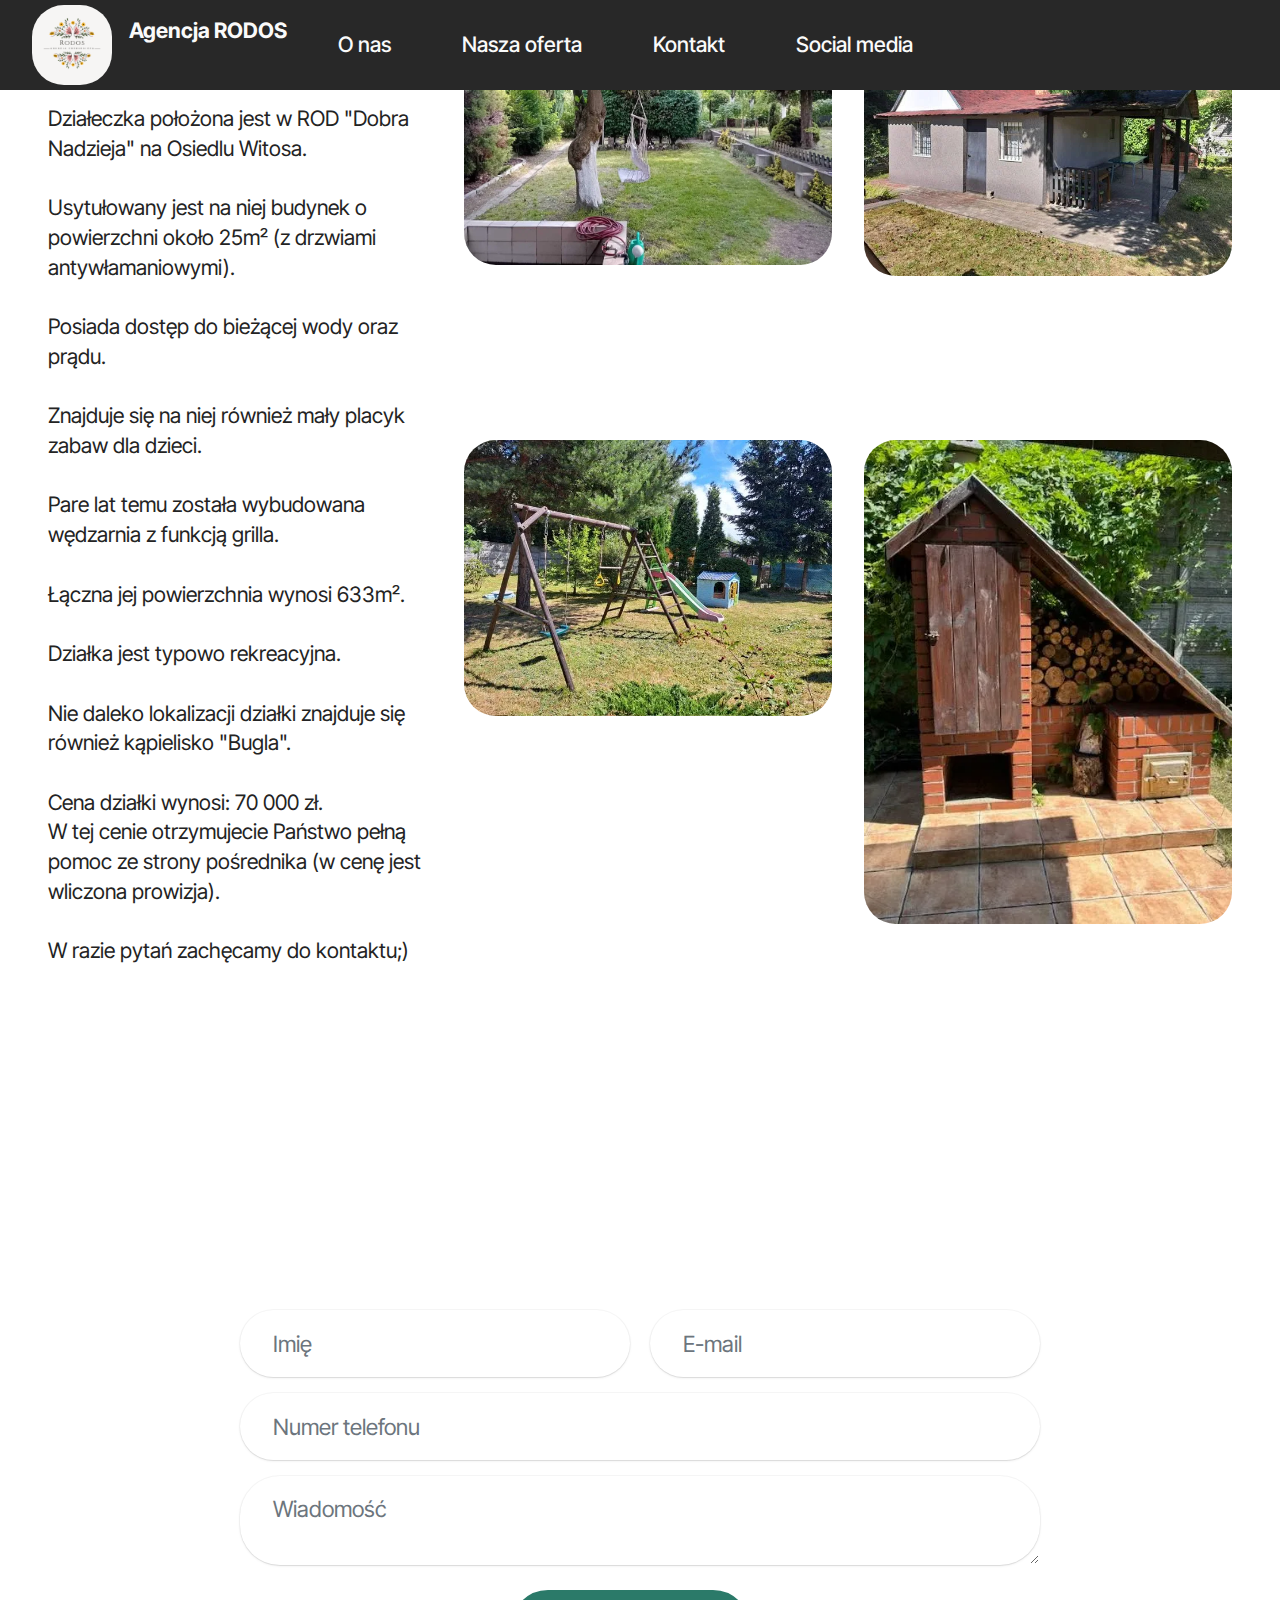
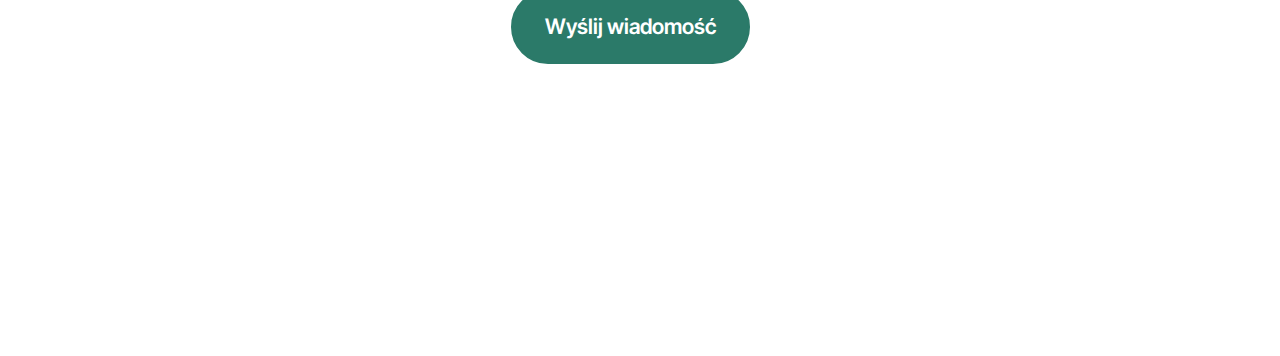
<file: page2.html>
<!DOCTYPE html>
<html  >
<head>
  <!-- Site made with Mobirise Website Builder v6.0.5, https://mobirise.com -->
  <meta charset="UTF-8">
  <meta http-equiv="X-UA-Compatible" content="IE=edge">
  <meta name="generator" content="Mobirise v6.0.5, mobirise.com">
  <meta name="viewport" content="width=device-width, initial-scale=1, minimum-scale=1">
  <link rel="shortcut icon" href="assets/images/rodos-96x96.png" type="image/x-icon">
  <meta name="description" content="">
  
  
  <title>Rodos nr 2</title>
  <link rel="stylesheet" href="assets/web/assets/mobirise-icons2/mobirise2.css">
  <link rel="stylesheet" href="assets/bootstrap/css/bootstrap.min.css">
  <link rel="stylesheet" href="assets/bootstrap/css/bootstrap-grid.min.css">
  <link rel="stylesheet" href="assets/bootstrap/css/bootstrap-reboot.min.css">
  <link rel="stylesheet" href="assets/animatecss/animate.css">
  <link rel="stylesheet" href="assets/dropdown/css/style.css">
  <link rel="stylesheet" href="assets/socicon/css/styles.css">
  <link rel="stylesheet" href="assets/theme/css/style.css">
  <link rel="preload" href="https://fonts.googleapis.com/css?family=Inter+Tight:100,200,300,400,500,600,700,800,900,100i,200i,300i,400i,500i,600i,700i,800i,900i&display=swap" as="style" onload="this.onload=null;this.rel='stylesheet'">
  <noscript><link rel="stylesheet" href="https://fonts.googleapis.com/css?family=Inter+Tight:100,200,300,400,500,600,700,800,900,100i,200i,300i,400i,500i,600i,700i,800i,900i&display=swap"></noscript>
  <link rel="preload" as="style" href="assets/mobirise/css/mbr-additional.css?v=OPMt4t"><link rel="stylesheet" href="assets/mobirise/css/mbr-additional.css?v=OPMt4t" type="text/css">

  
  
  
</head>
<body>
  
  <section data-bs-version="5.1" class="menu menu6 cid-uNqKbSkQKV" once="menu" id="menu06-2f">
	

	<nav class="navbar navbar-dropdown opacityScrollOff navbar-fixed-top navbar-expand-lg">
		<div class="container">
			<div class="navbar-brand">
				<span class="navbar-logo">
					<a href="index.html#top">
						<img src="assets/images/rodos-96x96.png" alt="Agencja RODOS" style="height: 5rem;">
					</a>
				</span>
				<span class="navbar-caption-wrap"><a class="navbar-caption text-white text-primary display-4" href="index.html#header17-1k">&nbsp;Agencja RODOS</a></span>
			</div>
			<button class="navbar-toggler" type="button" data-toggle="collapse" data-bs-toggle="collapse" data-target="#navbarSupportedContent" data-bs-target="#navbarSupportedContent" aria-controls="navbarNavAltMarkup" aria-expanded="false" aria-label="Toggle navigation">
				<div class="hamburger">
					<span></span>
					<span></span>
					<span></span>
					<span></span>
				</div>
			</button>
			<div class="collapse navbar-collapse opacityScrollOff" id="navbarSupportedContent">
				<ul class="navbar-nav nav-dropdown nav-right" data-app-modern-menu="true"><li class="nav-item">
						<a class="nav-link link text-white text-primary display-4" href="index.html#header06-1l">O nas</a>
					</li><li class="nav-item"><a class="nav-link link text-white text-primary display-4" href="index.html#features017-27">Nasza oferta</a></li>
					
					<li class="nav-item">
						<a class="nav-link link text-white text-primary display-4" href="index.html#form02-1n">Kontakt</a>
					</li><li class="nav-item"><a class="nav-link link text-white text-primary display-4" href="index.html#social06-1q">Social media</a></li></ul>
				
				
			</div>
		</div>
	</nav>
</section>

<section data-bs-version="5.1" class="gallery09 cid-uNqKbSFHHO" id="gallery09-2g">
  

  

  <div class="container">
    <div class="row justify-content-center">
      <div class="col-12 col-md-12 col-lg-4 main-text">
        <div class="">
          <h5 class="mbr-section-title mbr-fonts-style mt-0 mb-4 display-2"><strong>Rodos nr 2</strong></h5>
          <h6 class="mbr-section-subtitle mbr-fonts-style mt-0 mb-4 display-7">Działeczka położona jest w ROD "Dobra Nadzieja" na Osiedlu Witosa.<br><br>Usytułowany jest na niej budynek o powierzchni około 25m² (z drzwiami antywłamaniowymi).<br><br>Posiada dostęp do bieżącej wody oraz prądu.<br><br>Znajduje się na niej również mały placyk zabaw dla dzieci.<br><br>Pare lat temu została wybudowana wędzarnia z funkcją grilla.<br><br>Łączna jej powierzchnia wynosi 633m².<br><br>Działka jest typowo rekreacyjna.<br><br>Nie daleko lokalizacji działki znajduje się również kąpielisko "Bugla".<br><br>Cena działki wynosi: 70 000 zł.<br>W tej cenie otrzymujecie Państwo pełną pomoc ze strony pośrednika (w cenę jest wliczona prowizja).&nbsp;<br><br>W razie pytań zachęcamy do kontaktu;)<br><br><br><br></h6>
          
        </div>
      </div>

      <div class="col-lg-8 side-features row">
        <div class="item features-image col-12 col-md-6 col-lg-6 active">
          <div class="item-wrapper">
            <div class="item-img">
              <img src="assets/images/image-1.webp" alt="Mobirise Website Builder" title="" data-slide-to="0" data-bs-slide-to="0">
            </div>
            
          </div>
        </div>
        
        <div class="item features-image col-12 col-md-6 col-lg-6 active">
          <div class="item-wrapper">
            <div class="item-img">
              <img src="assets/images/image-6.webp" alt="Mobirise Website Builder" title="" data-slide-to="1" data-bs-slide-to="1">
            </div>
            
          </div>
        </div><div class="item features-image col-12 col-md-6 col-lg-6 active">
          <div class="item-wrapper">
            <div class="item-img">
              <img src="assets/images/image-2.webp" alt="Mobirise Website Builder" title="" data-slide-to="2" data-bs-slide-to="2">
            </div>
            
          </div>
        </div><div class="item features-image col-12 col-md-6 col-lg-6">
          <div class="item-wrapper">
            <div class="item-img">
              <img src="assets/images/rodos-nr-2-4.webp" alt="Mobirise Website Builder" title="" data-slide-to="3" data-bs-slide-to="4">
            </div>
            
          </div>
        </div>
        
      </div>
    </div>
  </div>
</section>

<section data-bs-version="5.1" class="contacts01 cid-uNqKbSS55F" id="contacts01-2h">
    

    
    
    <div class="container">
        <div class="row justify-content-center">
            <div class="col-12 content-head">
                
            </div>
        </div>
        <div class="row">
            <div class="item features-without-image col-12 col-md-6 active">
                <div class="item-wrapper">
                    <div class="text-wrapper">
                        <h6 class="card-title mbr-fonts-style mb-3 display-5"><strong>Telefon do nas</strong></h6>
                        <p class="mbr-text mbr-fonts-style display-7">517 771 533</p>
                    </div>
                </div>
            </div>
            
            
            <div class="item features-without-image col-12 col-md-6">
                <div class="item-wrapper">
                    <div class="text-wrapper">
                        <h6 class="card-title mbr-fonts-style mb-3 display-5"><strong>Godziny dostępności&nbsp;</strong></h6>
                        <p class="mbr-text mbr-fonts-style display-7">13:00 - 22:00
                        </p>
                    </div>
                </div>
            </div>
        </div>
    </div>
</section>

<section data-bs-version="5.1" class="form5 cid-uNqKbT43Hb" id="form02-2i">
    
    
    <div class="container">
        <div class="row justify-content-center">
            <div class="col-12 content-head">
                <div class="mbr-section-head mb-5">
                    <h3 class="mbr-section-title mbr-fonts-style align-center mb-0 display-2"><strong>Kontakt</strong></h3>
                    
                </div>
            </div>
        </div>
        <div class="row justify-content-center">
            <div class="col-lg-8 mx-auto mbr-form" data-form-type="formoid">
                <form action="https://mobirise.eu/" method="POST" class="mbr-form form-with-styler" data-form-title="Form Name"><input type="hidden" name="email" data-form-email="true" value="tKxGRGOnD+BUmiaxJoQIwuIo2UQ12cupkH+lgrgTVXnfM3wQUUUBvsbupFAVWpyoU6ll79mu18ISmfXDfOENTHr8gKRqipXur5fcXBoFNUT6k8bT+XV04KWT+9vG8o2/">
                    <div class="row">
                        <div hidden="hidden" data-form-alert="" class="alert alert-success col-12">Dziękujemy za twoją wiadomość. Odpowiemy jak najszybciej to możliwe;)</div>
                        <div hidden="hidden" data-form-alert-danger="" class="alert alert-danger col-12">
                            Oops...! some problem!
                        </div>
                    </div>
                    <div class="dragArea row">
                        <div class="col-md col-sm-12 form-group mb-3" data-for="name">
                            <input type="text" name="name" placeholder="Imię" data-form-field="name" class="form-control" value="" id="name-form02-2i">
                        </div>
                        <div class="col-md col-sm-12 form-group mb-3" data-for="email">
                            <input type="email" name="email" placeholder="E-mail" data-form-field="email" class="form-control" value="" id="email-form02-2i">
                        </div>
                        <div class="col-12 form-group mb-3" data-for="phone">
                            <input type="tel" name="phone" placeholder="Numer telefonu" data-form-field="phone" class="form-control" value="" id="phone-form02-2i">
                        </div>
                        <div class="col-12 form-group mb-3" data-for="textarea">
                            <textarea name="textarea" placeholder="Wiadomość " data-form-field="textarea" class="form-control" id="textarea-form02-2i"></textarea>
                        </div>
                        <div class="col-lg-12 col-md-12 col-sm-12 align-center mbr-section-btn"><button type="submit" class="btn btn-primary display-7">Wyślij wiadomość</button></div>
                    </div>
                </form>
            </div>
        </div>
    </div>
</section>

<section data-bs-version="5.1" class="social06 cid-uNqKbTdiyV" id="social06-2j">
	

	
	
	<div class="container">
		<div class="row justify-content-center">
			<div class="col-12 content-head">
				<div class="mb-5">
					<h5 class="mbr-section-title mbr-fonts-style align-center mb-0 display-2"><strong>Jesteśmy w socjalach!</strong>
					</h5>
					
				</div>
			</div>
		</div>
		<div class="row">
			<div class="item features-without-image col-12 col-md-6 col-lg-4 active">
				<div class="item-wrapper">
					<span class="mbr-iconfont m-auto socicon-instagram socicon"></span>
					<div class="card-box">
						<h4 class="card-title mbr-fonts-style mb-1 display-5">
							<strong>Instagram</strong>
						</h4>
						<h5 class="card-text mbr-fonts-style display-7"></h5>
					</div>
				</div>
			</div><div class="item features-without-image col-12 col-md-6 col-lg-4">
				<div class="item-wrapper">
					<span class="mbr-iconfont m-auto socicon-facebook socicon"></span>
					<div class="card-box">
						<h4 class="card-title mbr-fonts-style mb-1 display-5"><strong>Facebook</strong></h4>
						<h5 class="card-text mbr-fonts-style display-7"></h5>
					</div>
				</div>
			</div>

			<div class="item features-without-image col-12 col-md-6 col-lg-4">
				<div class="item-wrapper">
					<span class="mbr-iconfont m-auto socicon-tiktok socicon"></span>
					<div class="card-box">
						<h4 class="card-title mbr-fonts-style mb-1 display-5">
							<strong>TikTok</strong>
						</h4>
						<h5 class="card-text mbr-fonts-style display-7"></h5>
					</div>
				</div>
			</div>
			
			
		</div>
	</div>
</section>

<section data-bs-version="5.1" class="footer4 cid-uNqKbTr7Wb" once="footers" id="footer04-2k">

    

    

    <div class="container">
        <div class="media-container-row align-center mbr-white">
            <div class="col-12">
                <p class="mbr-text mb-0 mbr-fonts-style display-7">Agencja RODOS</p>
            </div>
        </div>
    </div>
</section><section class="display-7" style="padding: 0;align-items: center;justify-content: center;flex-wrap: wrap;    align-content: center;display: flex;position: relative;height: 4rem;"><a href="https://mobiri.se/4004416" style="flex: 1 1;height: 4rem;position: absolute;width: 100%;z-index: 1;"><img alt="" style="height: 4rem;" src="[data-uri]"></a><p style="margin: 0;text-align: center;" class="display-7">&#8204;</p><a style="z-index:1" href="https://mobirise.com/builder/ai-website-builder.html">Free AI Website Builder</a></section><script src="assets/bootstrap/js/bootstrap.bundle.min.js"></script>  <script src="assets/smoothscroll/smooth-scroll.js"></script>  <script src="assets/ytplayer/index.js"></script>  <script src="assets/dropdown/js/navbar-dropdown.js"></script>  <script src="assets/theme/js/script.js"></script>  <script src="assets/formoid/formoid.min.js"></script>  
  
  
  <input name="animation" type="hidden">
  </body>
</html>
</file>
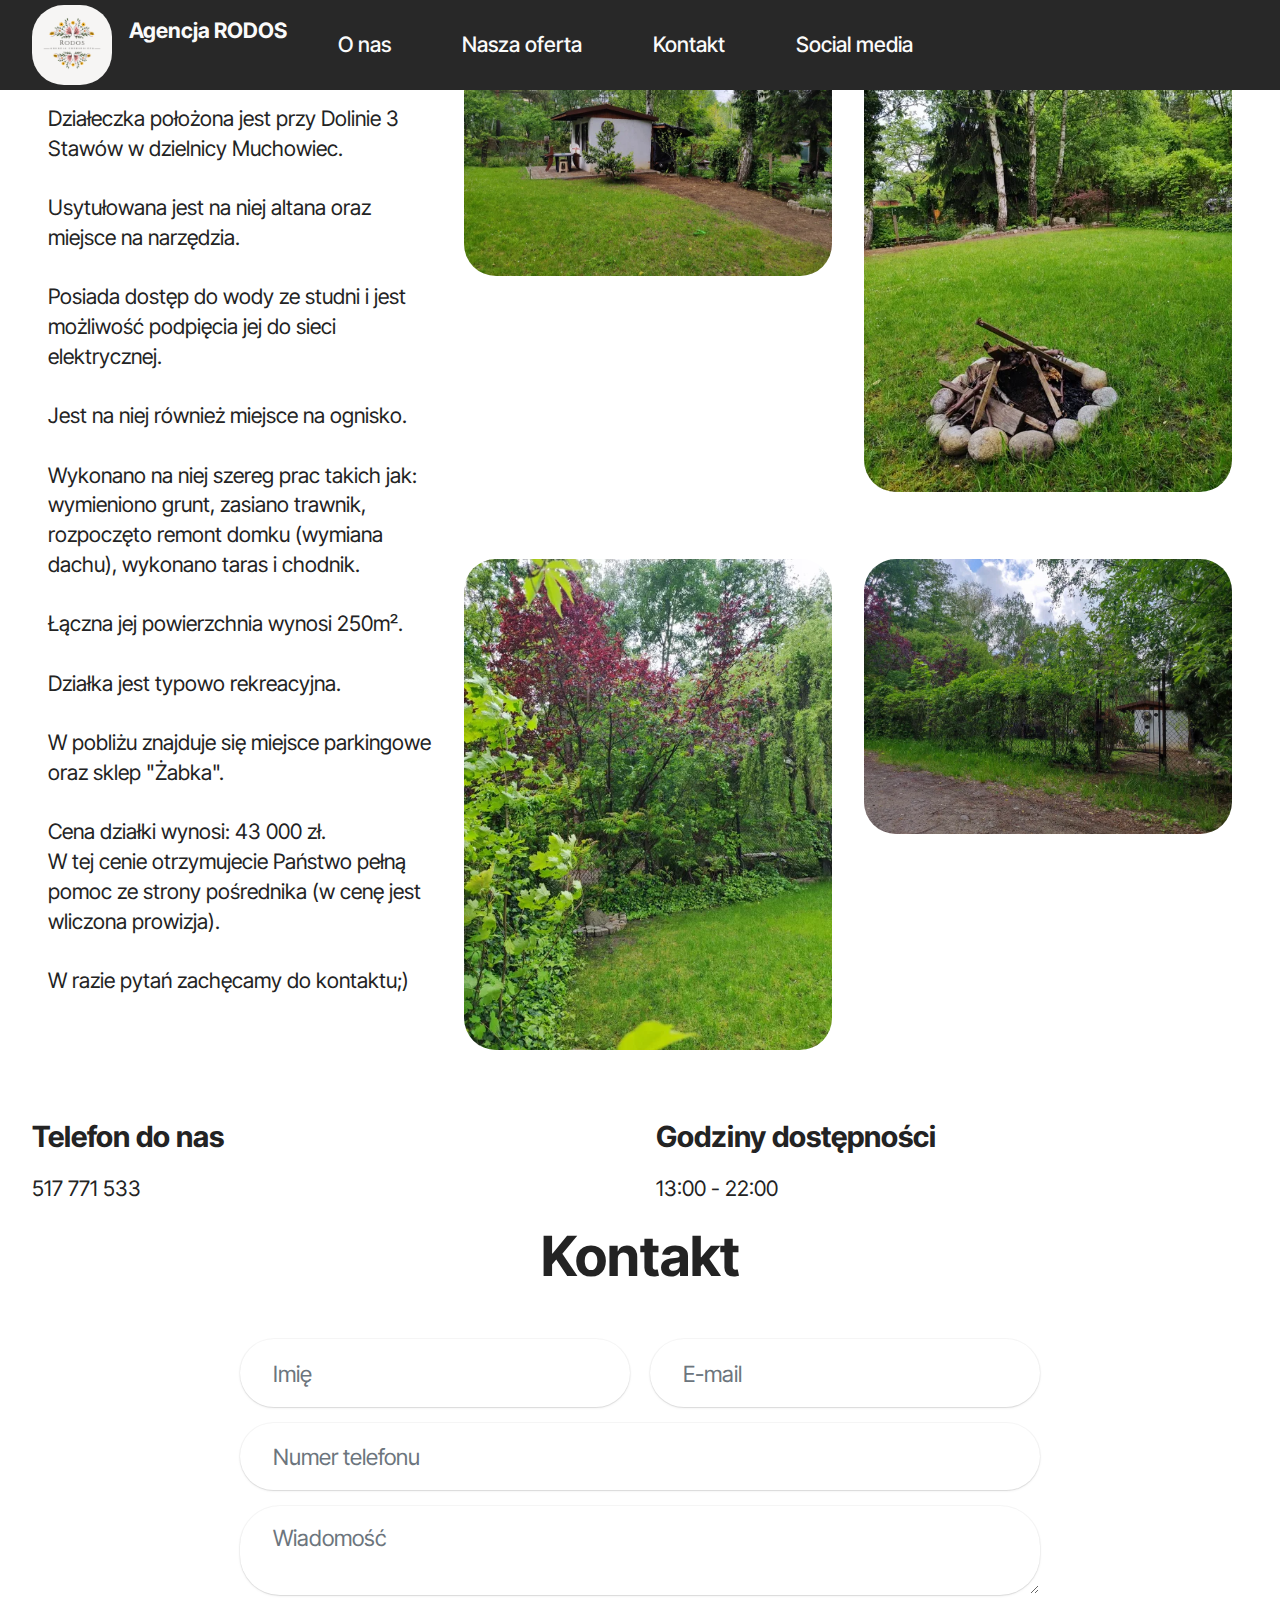
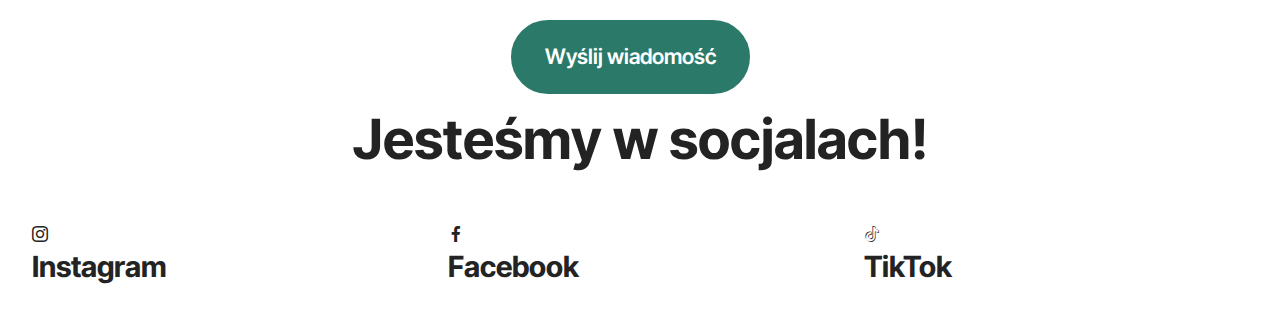
<file: page3.html>
<!DOCTYPE html>
<html  >
<head>
  <!-- Site made with Mobirise Website Builder v6.0.5, https://mobirise.com -->
  <meta charset="UTF-8">
  <meta http-equiv="X-UA-Compatible" content="IE=edge">
  <meta name="generator" content="Mobirise v6.0.5, mobirise.com">
  <meta name="viewport" content="width=device-width, initial-scale=1, minimum-scale=1">
  <link rel="shortcut icon" href="assets/images/rodos-96x96.png" type="image/x-icon">
  <meta name="description" content="">
  
  
  <title>Rodos nr 3</title>
  <link rel="stylesheet" href="assets/web/assets/mobirise-icons2/mobirise2.css">
  <link rel="stylesheet" href="assets/bootstrap/css/bootstrap.min.css">
  <link rel="stylesheet" href="assets/bootstrap/css/bootstrap-grid.min.css">
  <link rel="stylesheet" href="assets/bootstrap/css/bootstrap-reboot.min.css">
  <link rel="stylesheet" href="assets/animatecss/animate.css">
  <link rel="stylesheet" href="assets/dropdown/css/style.css">
  <link rel="stylesheet" href="assets/socicon/css/styles.css">
  <link rel="stylesheet" href="assets/theme/css/style.css">
  <link rel="preload" href="https://fonts.googleapis.com/css?family=Inter+Tight:100,200,300,400,500,600,700,800,900,100i,200i,300i,400i,500i,600i,700i,800i,900i&display=swap" as="style" onload="this.onload=null;this.rel='stylesheet'">
  <noscript><link rel="stylesheet" href="https://fonts.googleapis.com/css?family=Inter+Tight:100,200,300,400,500,600,700,800,900,100i,200i,300i,400i,500i,600i,700i,800i,900i&display=swap"></noscript>
  <link rel="preload" as="style" href="assets/mobirise/css/mbr-additional.css?v=SQLrVf"><link rel="stylesheet" href="assets/mobirise/css/mbr-additional.css?v=SQLrVf" type="text/css">

  
  
  
</head>
<body>
  
  <section data-bs-version="5.1" class="menu menu6 cid-uNqRmfh3Sb" once="menu" id="menu06-2m">
	

	<nav class="navbar navbar-dropdown opacityScrollOff navbar-fixed-top navbar-expand-lg">
		<div class="container">
			<div class="navbar-brand">
				<span class="navbar-logo">
					<a href="index.html#top">
						<img src="assets/images/rodos-96x96.png" alt="Agencja RODOS" style="height: 5rem;">
					</a>
				</span>
				<span class="navbar-caption-wrap"><a class="navbar-caption text-white text-primary display-4" href="index.html#header17-1k">&nbsp;Agencja RODOS</a></span>
			</div>
			<button class="navbar-toggler" type="button" data-toggle="collapse" data-bs-toggle="collapse" data-target="#navbarSupportedContent" data-bs-target="#navbarSupportedContent" aria-controls="navbarNavAltMarkup" aria-expanded="false" aria-label="Toggle navigation">
				<div class="hamburger">
					<span></span>
					<span></span>
					<span></span>
					<span></span>
				</div>
			</button>
			<div class="collapse navbar-collapse opacityScrollOff" id="navbarSupportedContent">
				<ul class="navbar-nav nav-dropdown nav-right" data-app-modern-menu="true"><li class="nav-item">
						<a class="nav-link link text-white text-primary display-4" href="index.html#header06-1l">O nas</a>
					</li><li class="nav-item"><a class="nav-link link text-white text-primary display-4" href="index.html#features017-27">Nasza oferta</a></li>
					
					<li class="nav-item">
						<a class="nav-link link text-white text-primary display-4" href="index.html#form02-1n">Kontakt</a>
					</li><li class="nav-item"><a class="nav-link link text-white text-primary display-4" href="index.html#social06-1q">Social media</a></li></ul>
				
				
			</div>
		</div>
	</nav>
</section>

<section data-bs-version="5.1" class="gallery09 cid-uNqRmfxFtf" id="gallery09-2n">
  

  

  <div class="container">
    <div class="row justify-content-center">
      <div class="col-12 col-md-12 col-lg-4 main-text">
        <div class="">
          <h5 class="mbr-section-title mbr-fonts-style mt-0 mb-4 display-2"><strong>Rodos nr 3</strong></h5>
          <h6 class="mbr-section-subtitle mbr-fonts-style mt-0 mb-4 display-7">Działeczka położona jest przy Dolinie 3 Stawów w dzielnicy Muchowiec.<br><br>Usytułowana jest na niej altana oraz miejsce na narzędzia.<br><br>Posiada dostęp do wody ze studni i jest możliwość podpięcia jej do sieci elektrycznej.<br><br>Jest na niej również miejsce na ognisko.<br><br>Wykonano na niej szereg prac takich jak: wymieniono grunt, zasiano trawnik, rozpoczęto remont domku (wymiana dachu), wykonano taras i chodnik.<br><br>Łączna jej powierzchnia wynosi 250m².<br><br>Działka jest typowo rekreacyjna.<br><br>W pobliżu znajduje się miejsce parkingowe oraz sklep "Żabka".<br><br>Cena działki wynosi: 43 000 zł.<br>W tej cenie otrzymujecie Państwo pełną pomoc ze strony pośrednika (w cenę jest wliczona prowizja).&nbsp;<br><br>W razie pytań zachęcamy do kontaktu;)<br><br><br><br></h6>
          
        </div>
      </div>

      <div class="col-lg-8 side-features row">
        <div class="item features-image col-12 col-md-6 col-lg-6 active">
          <div class="item-wrapper">
            <div class="item-img">
              <img src="assets/images/rodos-nr-3-1.webp" alt="Mobirise Website Builder" title="" data-slide-to="0" data-bs-slide-to="0">
            </div>
            
          </div>
        </div><div class="item features-image col-12 col-md-6 col-lg-6 active">
          <div class="item-wrapper">
            <div class="item-img">
              <img src="assets/images/rodos-nr-3-2.webp" alt="Mobirise Website Builder" title="" data-slide-to="1" data-bs-slide-to="1">
            </div>
            
          </div>
        </div>
        
        <div class="item features-image col-12 col-md-6 col-lg-6 active">
          <div class="item-wrapper">
            <div class="item-img">
              <img src="assets/images/rodos-nr-3-3.webp" alt="Mobirise Website Builder" title="" data-slide-to="2" data-bs-slide-to="2">
            </div>
            
          </div>
        </div><div class="item features-image col-12 col-md-6 col-lg-6 active">
          <div class="item-wrapper">
            <div class="item-img">
              <img src="assets/images/rodos-nr-3-4.webp" alt="Mobirise Website Builder" title="" data-slide-to="3" data-bs-slide-to="3">
            </div>
            
          </div>
        </div>
        
      </div>
    </div>
  </div>
</section>

<section data-bs-version="5.1" class="contacts01 cid-uNqRmfMPKY" id="contacts01-2o">
    

    
    
    <div class="container">
        <div class="row justify-content-center">
            <div class="col-12 content-head">
                
            </div>
        </div>
        <div class="row">
            <div class="item features-without-image col-12 col-md-6 active">
                <div class="item-wrapper">
                    <div class="text-wrapper">
                        <h6 class="card-title mbr-fonts-style mb-3 display-5"><strong>Telefon do nas</strong></h6>
                        <p class="mbr-text mbr-fonts-style display-7">517 771 533</p>
                    </div>
                </div>
            </div>
            
            
            <div class="item features-without-image col-12 col-md-6">
                <div class="item-wrapper">
                    <div class="text-wrapper">
                        <h6 class="card-title mbr-fonts-style mb-3 display-5"><strong>Godziny dostępności&nbsp;</strong></h6>
                        <p class="mbr-text mbr-fonts-style display-7">13:00 - 22:00
                        </p>
                    </div>
                </div>
            </div>
        </div>
    </div>
</section>

<section data-bs-version="5.1" class="form5 cid-uNqRmfXyoc" id="form02-2p">
    
    
    <div class="container">
        <div class="row justify-content-center">
            <div class="col-12 content-head">
                <div class="mbr-section-head mb-5">
                    <h3 class="mbr-section-title mbr-fonts-style align-center mb-0 display-2"><strong>Kontakt</strong></h3>
                    
                </div>
            </div>
        </div>
        <div class="row justify-content-center">
            <div class="col-lg-8 mx-auto mbr-form" data-form-type="formoid">
                <form action="https://mobirise.eu/" method="POST" class="mbr-form form-with-styler" data-form-title="Form Name"><input type="hidden" name="email" data-form-email="true" value="rXT/8YitGJzmV1OTYDQ8i05hclQSVoxtdWVJ8oXjqujt/dhWV7bNkkEN6xZx5yMF4hnCEopnL6c80bVujE2yi0oFaxYGbDMOtDna03cpubLlfNE7eSdrnFiVqfHh/lpC">
                    <div class="row">
                        <div hidden="hidden" data-form-alert="" class="alert alert-success col-12">Dziękujemy za twoją wiadomość. Odpowiemy jak najszybciej to możliwe;)</div>
                        <div hidden="hidden" data-form-alert-danger="" class="alert alert-danger col-12">
                            Oops...! some problem!
                        </div>
                    </div>
                    <div class="dragArea row">
                        <div class="col-md col-sm-12 form-group mb-3" data-for="name">
                            <input type="text" name="name" placeholder="Imię" data-form-field="name" class="form-control" value="" id="name-form02-2p">
                        </div>
                        <div class="col-md col-sm-12 form-group mb-3" data-for="email">
                            <input type="email" name="email" placeholder="E-mail" data-form-field="email" class="form-control" value="" id="email-form02-2p">
                        </div>
                        <div class="col-12 form-group mb-3" data-for="phone">
                            <input type="tel" name="phone" placeholder="Numer telefonu" data-form-field="phone" class="form-control" value="" id="phone-form02-2p">
                        </div>
                        <div class="col-12 form-group mb-3" data-for="textarea">
                            <textarea name="textarea" placeholder="Wiadomość " data-form-field="textarea" class="form-control" id="textarea-form02-2p"></textarea>
                        </div>
                        <div class="col-lg-12 col-md-12 col-sm-12 align-center mbr-section-btn"><button type="submit" class="btn btn-primary display-7">Wyślij wiadomość</button></div>
                    </div>
                </form>
            </div>
        </div>
    </div>
</section>

<section data-bs-version="5.1" class="social06 cid-uNqRmg6JFa" id="social06-2q">
	

	
	
	<div class="container">
		<div class="row justify-content-center">
			<div class="col-12 content-head">
				<div class="mb-5">
					<h5 class="mbr-section-title mbr-fonts-style align-center mb-0 display-2"><strong>Jesteśmy w socjalach!</strong>
					</h5>
					
				</div>
			</div>
		</div>
		<div class="row">
			<div class="item features-without-image col-12 col-md-6 col-lg-4 active">
				<div class="item-wrapper">
					<span class="mbr-iconfont m-auto socicon-instagram socicon"></span>
					<div class="card-box">
						<h4 class="card-title mbr-fonts-style mb-1 display-5">
							<strong>Instagram</strong>
						</h4>
						<h5 class="card-text mbr-fonts-style display-7"></h5>
					</div>
				</div>
			</div><div class="item features-without-image col-12 col-md-6 col-lg-4">
				<div class="item-wrapper">
					<span class="mbr-iconfont m-auto socicon-facebook socicon"></span>
					<div class="card-box">
						<h4 class="card-title mbr-fonts-style mb-1 display-5"><strong>Facebook</strong></h4>
						<h5 class="card-text mbr-fonts-style display-7"></h5>
					</div>
				</div>
			</div>

			<div class="item features-without-image col-12 col-md-6 col-lg-4">
				<div class="item-wrapper">
					<span class="mbr-iconfont m-auto socicon-tiktok socicon"></span>
					<div class="card-box">
						<h4 class="card-title mbr-fonts-style mb-1 display-5">
							<strong>TikTok</strong>
						</h4>
						<h5 class="card-text mbr-fonts-style display-7"></h5>
					</div>
				</div>
			</div>
			
			
		</div>
	</div>
</section>

<section data-bs-version="5.1" class="footer4 cid-uNqRmgkQAq" once="footers" id="footer04-2r">

    

    

    <div class="container">
        <div class="media-container-row align-center mbr-white">
            <div class="col-12">
                <p class="mbr-text mb-0 mbr-fonts-style display-7">Agencja RODOS</p>
            </div>
        </div>
    </div>

  
  <input name="animation" type="hidden">
  </body>
</html>
</file>
<file: assets/web/assets/mobirise-icons2/mobirise2.css>
@font-face {
  font-family: 'Moririse2';
  font-display: swap;
  src:  url('mobirise2.eot?f2bix4');
  src:  url('mobirise2.eot?f2bix4#iefix') format('embedded-opentype'),
    url('mobirise2.ttf?f2bix4') format('truetype'),
    url('mobirise2.woff?f2bix4') format('woff'),
    url('mobirise2.svg?f2bix4#mobirise2') format('svg');
  font-weight: normal;
  font-style: normal;
}

[class^="mobi-"], [class*=" mobi-"] {
  /* use !important to prevent issues with browser extensions that change fonts */
  font-family: 'Moririse2' !important;
  speak: none;
  font-style: normal;
  font-weight: normal;
  font-variant: normal;
  text-transform: none;
  line-height: 1;

  /* Better Font Rendering =========== */
  -webkit-font-smoothing: antialiased;
  -moz-osx-font-smoothing: grayscale;
}

.mobi-mbri-add-submenu:before {
  content: "\e900";
}
.mobi-mbri-alert:before {
  content: "\e901";
}
.mobi-mbri-align-center:before {
  content: "\e902";
}
.mobi-mbri-align-justify:before {
  content: "\e903";
}
.mobi-mbri-align-left:before {
  content: "\e904";
}
.mobi-mbri-align-right:before {
  content: "\e905";
}
.mobi-mbri-android:before {
  content: "\e906";
}
.mobi-mbri-apple:before {
  content: "\e907";
}
.mobi-mbri-arrow-down:before {
  content: "\e908";
}
.mobi-mbri-arrow-next:before {
  content: "\e909";
}
.mobi-mbri-arrow-prev:before {
  content: "\e90a";
}
.mobi-mbri-arrow-up:before {
  content: "\e90b";
}
.mobi-mbri-bold:before {
  content: "\e90c";
}
.mobi-mbri-bookmark:before {
  content: "\e90d";
}
.mobi-mbri-bootstrap:before {
  content: "\e90e";
}
.mobi-mbri-briefcase:before {
  content: "\e90f";
}
.mobi-mbri-browse:before {
  content: "\e910";
}
.mobi-mbri-bulleted-list:before {
  content: "\e911";
}
.mobi-mbri-calendar:before {
  content: "\e912";
}
.mobi-mbri-camera:before {
  content: "\e913";
}
.mobi-mbri-cart-add:before {
  content: "\e914";
}
.mobi-mbri-cart-full:before {
  content: "\e915";
}
.mobi-mbri-cash:before {
  content: "\e916";
}
.mobi-mbri-change-style:before {
  content: "\e917";
}
.mobi-mbri-chat:before {
  content: "\e918";
}
.mobi-mbri-clock:before {
  content: "\e919";
}
.mobi-mbri-close:before {
  content: "\e91a";
}
.mobi-mbri-cloud:before {
  content: "\e91b";
}
.mobi-mbri-code:before {
  content: "\e91c";
}
.mobi-mbri-contact-form:before {
  content: "\e91d";
}
.mobi-mbri-credit-card:before {
  content: "\e91e";
}
.mobi-mbri-cursor-click:before {
  content: "\e91f";
}
.mobi-mbri-cust-feedback:before {
  content: "\e920";
}
.mobi-mbri-database:before {
  content: "\e921";
}
.mobi-mbri-delivery:before {
  content: "\e922";
}
.mobi-mbri-desktop:before {
  content: "\e923";
}
.mobi-mbri-devices:before {
  content: "\e924";
}
.mobi-mbri-down:before {
  content: "\e925";
}
.mobi-mbri-download-2:before {
  content: "\e926";
}
.mobi-mbri-download:before {
  content: "\e927";
}
.mobi-mbri-drag-n-drop-2:before {
  content: "\e928";
}
.mobi-mbri-drag-n-drop:before {
  content: "\e929";
}
.mobi-mbri-edit-2:before {
  content: "\e92a";
}
.mobi-mbri-edit:before {
  content: "\e92b";
}
.mobi-mbri-error:before {
  content: "\e92c";
}
.mobi-mbri-extension:before {
  content: "\e92d";
}
.mobi-mbri-features:before {
  content: "\e92e";
}
.mobi-mbri-file:before {
  content: "\e92f";
}
.mobi-mbri-flag:before {
  content: "\e930";
}
.mobi-mbri-folder:before {
  content: "\e931";
}
.mobi-mbri-gift:before {
  content: "\e932";
}
.mobi-mbri-github:before {
  content: "\e933";
}
.mobi-mbri-globe-2:before {
  content: "\e934";
}
.mobi-mbri-globe:before {
  content: "\e935";
}
.mobi-mbri-growing-chart:before {
  content: "\e936";
}
.mobi-mbri-hearth:before {
  content: "\e937";
}
.mobi-mbri-help:before {
  content: "\e938";
}
.mobi-mbri-home:before {
  content: "\e939";
}
.mobi-mbri-hot-cup:before {
  content: "\e93a";
}
.mobi-mbri-idea:before {
  content: "\e93b";
}
.mobi-mbri-image-gallery:before {
  content: "\e93c";
}
.mobi-mbri-image-slider:before {
  content: "\e93d";
}
.mobi-mbri-info:before {
  content: "\e93e";
}
.mobi-mbri-italic:before {
  content: "\e93f";
}
.mobi-mbri-key:before {
  content: "\e940";
}
.mobi-mbri-laptop:before {
  content: "\e941";
}
.mobi-mbri-layers:before {
  content: "\e942";
}
.mobi-mbri-left-right:before {
  content: "\e943";
}
.mobi-mbri-left:before {
  content: "\e944";
}
.mobi-mbri-letter:before {
  content: "\e945";
}
.mobi-mbri-like:before {
  content: "\e946";
}
.mobi-mbri-link:before {
  content: "\e947";
}
.mobi-mbri-lock:before {
  content: "\e948";
}
.mobi-mbri-login:before {
  content: "\e949";
}
.mobi-mbri-logout:before {
  content: "\e94a";
}
.mobi-mbri-magic-stick:before {
  content: "\e94b";
}
.mobi-mbri-map-pin:before {
  content: "\e94c";
}
.mobi-mbri-menu:before {
  content: "\e94d";
}
.mobi-mbri-mobile-2:before {
  content: "\e94e";
}
.mobi-mbri-mobile-horizontal:before {
  content: "\e94f";
}
.mobi-mbri-mobile:before {
  content: "\e950";
}
.mobi-mbri-mobirise:before {
  content: "\e951";
}
.mobi-mbri-more-horizontal:before {
  content: "\e952";
}
.mobi-mbri-more-vertical:before {
  content: "\e953";
}
.mobi-mbri-music:before {
  content: "\e954";
}
.mobi-mbri-new-file:before {
  content: "\e955";
}
.mobi-mbri-numbered-list:before {
  content: "\e956";
}
.mobi-mbri-opened-folder:before {
  content: "\e957";
}
.mobi-mbri-pages:before {
  content: "\e958";
}
.mobi-mbri-paper-plane:before {
  content: "\e959";
}
.mobi-mbri-paperclip:before {
  content: "\e95a";
}
.mobi-mbri-phone:before {
  content: "\e95b";
}
.mobi-mbri-photo:before {
  content: "\e95c";
}
.mobi-mbri-photos:before {
  content: "\e95d";
}
.mobi-mbri-pin:before {
  content: "\e95e";
}
.mobi-mbri-play:before {
  content: "\e95f";
}
.mobi-mbri-plus:before {
  content: "\e960";
}
.mobi-mbri-preview:before {
  content: "\e961";
}
.mobi-mbri-print:before {
  content: "\e962";
}
.mobi-mbri-protect:before {
  content: "\e963";
}
.mobi-mbri-question:before {
  content: "\e964";
}
.mobi-mbri-quote-left:before {
  content: "\e965";
}
.mobi-mbri-quote-right:before {
  content: "\e966";
}
.mobi-mbri-redo:before {
  content: "\e967";
}
.mobi-mbri-refresh:before {
  content: "\e968";
}
.mobi-mbri-responsive-2:before {
  content: "\e969";
}
.mobi-mbri-responsive:before {
  content: "\e96a";
}
.mobi-mbri-right:before {
  content: "\e96b";
}
.mobi-mbri-rocket:before {
  content: "\e96c";
}
.mobi-mbri-sad-face:before {
  content: "\e96d";
}
.mobi-mbri-sale:before {
  content: "\e96e";
}
.mobi-mbri-save:before {
  content: "\e96f";
}
.mobi-mbri-search:before {
  content: "\e970";
}
.mobi-mbri-setting-2:before {
  content: "\e971";
}
.mobi-mbri-setting-3:before {
  content: "\e972";
}
.mobi-mbri-setting:before {
  content: "\e973";
}
.mobi-mbri-share:before {
  content: "\e974";
}
.mobi-mbri-shopping-bag:before {
  content: "\e975";
}
.mobi-mbri-shopping-basket:before {
  content: "\e976";
}
.mobi-mbri-shopping-cart:before {
  content: "\e977";
}
.mobi-mbri-sites:before {
  content: "\e978";
}
.mobi-mbri-smile-face:before {
  content: "\e979";
}
.mobi-mbri-speed:before {
  content: "\e97a";
}
.mobi-mbri-star:before {
  content: "\e97b";
}
.mobi-mbri-success:before {
  content: "\e97c";
}
.mobi-mbri-sun:before {
  content: "\e97d";
}
.mobi-mbri-sun2:before {
  content: "\e97e";
}
.mobi-mbri-tablet-vertical:before {
  content: "\e97f";
}
.mobi-mbri-tablet:before {
  content: "\e980";
}
.mobi-mbri-target:before {
  content: "\e981";
}
.mobi-mbri-timer:before {
  content: "\e982";
}
.mobi-mbri-to-ftp:before {
  content: "\e983";
}
.mobi-mbri-to-local-drive:before {
  content: "\e984";
}
.mobi-mbri-touch-swipe:before {
  content: "\e985";
}
.mobi-mbri-touch:before {
  content: "\e986";
}
.mobi-mbri-trash:before {
  content: "\e987";
}
.mobi-mbri-underline:before {
  content: "\e988";
}
.mobi-mbri-undo:before {
  content: "\e989";
}
.mobi-mbri-unlink:before {
  content: "\e98a";
}
.mobi-mbri-unlock:before {
  content: "\e98b";
}
.mobi-mbri-up-down:before {
  content: "\e98c";
}
.mobi-mbri-up:before {
  content: "\e98d";
}
.mobi-mbri-update:before {
  content: "\e98e";
}
.mobi-mbri-upload-2:before {
  content: "\e98f";
}
.mobi-mbri-upload:before {
  content: "\e990";
}
.mobi-mbri-user-2:before {
  content: "\e991";
}
.mobi-mbri-user:before {
  content: "\e992";
}
.mobi-mbri-users:before {
  content: "\e993";
}
.mobi-mbri-video-play:before {
  content: "\e994";
}
.mobi-mbri-video:before {
  content: "\e995";
}
.mobi-mbri-watch:before {
  content: "\e996";
}
.mobi-mbri-website-theme-2:before {
  content: "\e997";
}
.mobi-mbri-website-theme:before {
  content: "\e998";
}
.mobi-mbri-wifi:before {
  content: "\e999";
}
.mobi-mbri-windows:before {
  content: "\e99a";
}
.mobi-mbri-zoom-in:before {
  content: "\e99b";
}
.mobi-mbri-zoom-out:before {
  content: "\e99c";
}
</file>
<file: assets/parallax/jarallax.css>
.jarallax {
    position: relative;
    z-index: 0;
}
.jarallax > .jarallax-img {
    position: absolute;
    object-fit: cover;
    /* support for plugin https://github.com/bfred-it/object-fit-images */
    font-family: 'object-fit: cover;';
    top: 0;
    left: 0;
    width: 100%;
    height: 100%;
    z-index: -1;
}
</file>
<file: assets/dropdown/css/style.css>
.navbar-dropdown {
  left: 0;
  padding: 0;
  position: absolute;
  right: 0;
  top: 0;
  transition: all 0.45s ease;
  z-index: 1030;
  background: #282828; }
  .navbar-dropdown .navbar-logo {
    margin-right: 0.8rem;
    transition: margin 0.3s ease-in-out;
    vertical-align: middle; }
    .navbar-dropdown .navbar-logo img {
      height: 3.125rem;
      transition: all 0.3s ease-in-out; }
    .navbar-dropdown .navbar-logo.mbr-iconfont {
      font-size: 3.125rem;
      line-height: 3.125rem; }
  .navbar-dropdown .navbar-caption {
    font-weight: 700;
    white-space: normal;
    vertical-align: -4px;
    line-height: 3.125rem !important; }
    .navbar-dropdown .navbar-caption, .navbar-dropdown .navbar-caption:hover {
      color: inherit;
      text-decoration: none; }
  .navbar-dropdown .mbr-iconfont + .navbar-caption {
    vertical-align: -1px; }
  .navbar-dropdown.navbar-fixed-top {
    position: fixed; }
  .navbar-dropdown .navbar-brand span {
    vertical-align: -4px; }
  .navbar-dropdown.bg-color.transparent {
    background: none; }
  .navbar-dropdown.navbar-short .navbar-brand {
    padding: 0.625rem 0; }
    .navbar-dropdown.navbar-short .navbar-brand span {
      vertical-align: -1px; }
  .navbar-dropdown.navbar-short .navbar-caption {
    line-height: 2.375rem !important;
    vertical-align: -2px; }
  .navbar-dropdown.navbar-short .navbar-logo {
    margin-right: 0.5rem; }
    .navbar-dropdown.navbar-short .navbar-logo img {
      height: 2.375rem; }
    .navbar-dropdown.navbar-short .navbar-logo.mbr-iconfont {
      font-size: 2.375rem;
      line-height: 2.375rem; }
  .navbar-dropdown.navbar-short .mbr-table-cell {
    height: 3.625rem; }
  .navbar-dropdown .navbar-close {
    left: 0.6875rem;
    position: fixed;
    top: 0.75rem;
    z-index: 1000; }
  .navbar-dropdown .hamburger-icon {
    content: "";
    display: inline-block;
    vertical-align: middle;
    width: 16px;
    -webkit-box-shadow: 0 -6px 0 1px #282828,0 0 0 1px #282828,0 6px 0 1px #282828;
    -moz-box-shadow: 0 -6px 0 1px #282828,0 0 0 1px #282828,0 6px 0 1px #282828;
    box-shadow: 0 -6px 0 1px #282828,0 0 0 1px #282828,0 6px 0 1px #282828; }

.dropdown-menu .dropdown-toggle[data-toggle="dropdown-submenu"]::after {
  border-bottom: 0.35em solid transparent;
  border-left: 0.35em solid;
  border-right: 0;
  border-top: 0.35em solid transparent;
  margin-left: 0.3rem; }

.dropdown-menu .dropdown-item:focus {
  outline: 0; }

.nav-dropdown {
  font-size: 0.75rem;
  font-weight: 500;
  height: auto !important; }
  .nav-dropdown .nav-btn {
    padding-left: 1rem; }
  .nav-dropdown .link {
    margin: .667em 1.667em;
    font-weight: 500;
    padding: 0;
    transition: color .2s ease-in-out; }
    .nav-dropdown .link.dropdown-toggle {
      margin-right: 2.583em; }
      .nav-dropdown .link.dropdown-toggle::after {
        margin-left: .25rem;
        border-top: 0.35em solid;
        border-right: 0.35em solid transparent;
        border-left: 0.35em solid transparent;
        border-bottom: 0; }
      .nav-dropdown .link.dropdown-toggle[aria-expanded="true"] {
        margin: 0;
        padding: 0.667em 3.263em  0.667em 1.667em; }
  .nav-dropdown .link::after,
  .nav-dropdown .dropdown-item::after {
    color: inherit; }
  .nav-dropdown .btn {
    font-size: 0.75rem;
    font-weight: 700;
    letter-spacing: 0;
    margin-bottom: 0;
    padding-left: 1.25rem;
    padding-right: 1.25rem; }
  .nav-dropdown .dropdown-menu {
    border-radius: 0;
    border: 0;
    left: 0;
    margin: 0;
    padding-bottom: 1.25rem;
    padding-top: 1.25rem;
    position: relative; }
  .nav-dropdown .dropdown-submenu {
    margin-left: 0.125rem;
    top: 0; }
  .nav-dropdown .dropdown-item {
    font-weight: 500;
    line-height: 2;
    padding: 0.3846em 4.615em 0.3846em 1.5385em;
    position: relative;
    transition: color .2s ease-in-out, background-color .2s ease-in-out; }
    .nav-dropdown .dropdown-item::after {
      margin-top: -0.3077em;
      position: absolute;
      right: 1.1538em;
      top: 50%; }
    .nav-dropdown .dropdown-item:focus, .nav-dropdown .dropdown-item:hover {
      background: none; }

@media (max-width: 767px) {
  .nav-dropdown.navbar-toggleable-sm {
    bottom: 0;
    display: none;
    left: 0;
    overflow-x: hidden;
    position: fixed;
    top: 0;
    transform: translateX(-100%);
    -ms-transform: translateX(-100%);
    -webkit-transform: translateX(-100%);
    width: 18.75rem;
    z-index: 999; } }
.nav-dropdown.navbar-toggleable-xl {
  bottom: 0;
  display: none;
  left: 0;
  overflow-x: hidden;
  position: fixed;
  top: 0;
  transform: translateX(-100%);
  -ms-transform: translateX(-100%);
  -webkit-transform: translateX(-100%);
  width: 18.75rem;
  z-index: 999; }

.nav-dropdown-sm {
  display: block !important;
  overflow-x: hidden;
  overflow: auto;
  padding-top: 3.875rem; }
  .nav-dropdown-sm::after {
    content: "";
    display: block;
    height: 3rem;
    width: 100%; }
  .nav-dropdown-sm.collapse.in ~ .navbar-close {
    display: block !important; }
  .nav-dropdown-sm.collapsing, .nav-dropdown-sm.collapse.in {
    transform: translateX(0);
    -ms-transform: translateX(0);
    -webkit-transform: translateX(0);
    transition: all 0.25s ease-out;
    -webkit-transition: all 0.25s ease-out;
    background: #282828; }
  .nav-dropdown-sm.collapsing[aria-expanded="false"] {
    transform: translateX(-100%);
    -ms-transform: translateX(-100%);
    -webkit-transform: translateX(-100%); }
  .nav-dropdown-sm .nav-item {
    display: block;
    margin-left: 0 !important;
    padding-left: 0; }
  .nav-dropdown-sm .link,
  .nav-dropdown-sm .dropdown-item {
    border-top: 1px dotted rgba(255, 255, 255, 0.1);
    font-size: 0.8125rem;
    line-height: 1.6;
    margin: 0 !important;
    padding: 0.875rem 2.4rem 0.875rem 1.5625rem !important;
    position: relative;
    white-space: normal; }
    .nav-dropdown-sm .link:focus, .nav-dropdown-sm .link:hover,
    .nav-dropdown-sm .dropdown-item:focus,
    .nav-dropdown-sm .dropdown-item:hover {
      background: rgba(0, 0, 0, 0.2) !important;
      color: #c0a375; }
  .nav-dropdown-sm .nav-btn {
    position: relative;
    padding: 1.5625rem 1.5625rem 0 1.5625rem; }
    .nav-dropdown-sm .nav-btn::before {
      border-top: 1px dotted rgba(255, 255, 255, 0.1);
      content: "";
      left: 0;
      position: absolute;
      top: 0;
      width: 100%; }
    .nav-dropdown-sm .nav-btn + .nav-btn {
      padding-top: 0.625rem; }
      .nav-dropdown-sm .nav-btn + .nav-btn::before {
        display: none; }
  .nav-dropdown-sm .btn {
    padding: 0.625rem 0; }
  .nav-dropdown-sm .dropdown-toggle[data-toggle="dropdown-submenu"]::after {
    margin-left: .25rem;
    border-top: 0.35em solid;
    border-right: 0.35em solid transparent;
    border-left: 0.35em solid transparent;
    border-bottom: 0; }
  .nav-dropdown-sm .dropdown-toggle[data-toggle="dropdown-submenu"][aria-expanded="true"]::after {
    border-top: 0;
    border-right: 0.35em solid transparent;
    border-left: 0.35em solid transparent;
    border-bottom: 0.35em solid; }
  .nav-dropdown-sm .dropdown-menu {
    margin: 0;
    padding: 0;
    position: relative;
    top: 0;
    left: 0;
    width: 100%;
    border: 0;
    float: none;
    border-radius: 0;
    background: none; }
  .nav-dropdown-sm .dropdown-submenu {
    left: 100%;
    margin-left: 0.125rem;
    margin-top: -1.25rem;
    top: 0; }

.navbar-toggleable-sm .nav-dropdown .dropdown-menu {
  position: absolute; }

.navbar-toggleable-sm .nav-dropdown .dropdown-submenu {
  left: 100%;
  margin-left: 0.125rem;
  margin-top: -1.25rem;
  top: 0; }

.navbar-toggleable-sm.opened .nav-dropdown .dropdown-menu {
  position: relative; }

.navbar-toggleable-sm.opened .nav-dropdown .dropdown-submenu {
  left: 0;
  margin-left: 00rem;
  margin-top: 0rem;
  top: 0; }

.is-builder .nav-dropdown.collapsing {
  transition: none !important; }
</file>
<file: assets/socicon/css/styles.css>
@charset "UTF-8";

@font-face {
  font-family: 'Socicon';
  src:  url('../fonts/socicon.eot');
  src:  url('../fonts/socicon.eot?#iefix') format('embedded-opentype'),
    url('../fonts/socicon.woff2') format('woff2'),
    url('../fonts/socicon.ttf') format('truetype'),
    url('../fonts/socicon.woff') format('woff'),
    url('../fonts/socicon.svg#socicon') format('svg');
  font-weight: normal;
  font-style: normal;
  font-display: swap;
}

[data-icon]:before {
  font-family: "socicon" !important;
  content: attr(data-icon);
  font-style: normal !important;
  font-weight: normal !important;
  font-variant: normal !important;
  text-transform: none !important;
  speak: none;
  line-height: 1;
  -webkit-font-smoothing: antialiased;
  -moz-osx-font-smoothing: grayscale;
}

[class^="socicon-"], [class*=" socicon-"] {
  /* use !important to prevent issues with browser extensions that change fonts */
  font-family: 'Socicon' !important;
  speak: none;
  font-style: normal;
  font-weight: normal;
  font-variant: normal;
  text-transform: none;
  line-height: 1;

  /* Better Font Rendering =========== */
  -webkit-font-smoothing: antialiased;
  -moz-osx-font-smoothing: grayscale;
}

.socicon-500px:before {
  content: "\e000";
}
.socicon-8tracks:before {
  content: "\e001";
}
.socicon-airbnb:before {
  content: "\e002";
}
.socicon-alliance:before {
  content: "\e003";
}
.socicon-amazon:before {
  content: "\e004";
}
.socicon-amplement:before {
  content: "\e005";
}
.socicon-android:before {
  content: "\e006";
}
.socicon-angellist:before {
  content: "\e007";
}
.socicon-apple:before {
  content: "\e008";
}
.socicon-appnet:before {
  content: "\e009";
}
.socicon-baidu:before {
  content: "\e00a";
}
.socicon-bandcamp:before {
  content: "\e00b";
}
.socicon-battlenet:before {
  content: "\e00c";
}
.socicon-mixer:before {
  content: "\e00d";
}
.socicon-bebee:before {
  content: "\e00e";
}
.socicon-bebo:before {
  content: "\e00f";
}
.socicon-behance:before {
  content: "\e010";
}
.socicon-blizzard:before {
  content: "\e011";
}
.socicon-blogger:before {
  content: "\e012";
}
.socicon-buffer:before {
  content: "\e013";
}
.socicon-chrome:before {
  content: "\e014";
}
.socicon-coderwall:before {
  content: "\e015";
}
.socicon-curse:before {
  content: "\e016";
}
.socicon-dailymotion:before {
  content: "\e017";
}
.socicon-deezer:before {
  content: "\e018";
}
.socicon-delicious:before {
  content: "\e019";
}
.socicon-deviantart:before {
  content: "\e01a";
}
.socicon-diablo:before {
  content: "\e01b";
}
.socicon-digg:before {
  content: "\e01c";
}
.socicon-discord:before {
  content: "\e01d";
}
.socicon-disqus:before {
  content: "\e01e";
}
.socicon-douban:before {
  content: "\e01f";
}
.socicon-draugiem:before {
  content: "\e020";
}
.socicon-dribbble:before {
  content: "\e021";
}
.socicon-drupal:before {
  content: "\e022";
}
.socicon-ebay:before {
  content: "\e023";
}
.socicon-ello:before {
  content: "\e024";
}
.socicon-endomodo:before {
  content: "\e025";
}
.socicon-envato:before {
  content: "\e026";
}
.socicon-etsy:before {
  content: "\e027";
}
.socicon-facebook:before {
  content: "\e028";
}
.socicon-feedburner:before {
  content: "\e029";
}
.socicon-filmweb:before {
  content: "\e02a";
}
.socicon-firefox:before {
  content: "\e02b";
}
.socicon-flattr:before {
  content: "\e02c";
}
.socicon-flickr:before {
  content: "\e02d";
}
.socicon-formulr:before {
  content: "\e02e";
}
.socicon-forrst:before {
  content: "\e02f";
}
.socicon-foursquare:before {
  content: "\e030";
}
.socicon-friendfeed:before {
  content: "\e031";
}
.socicon-github:before {
  content: "\e032";
}
.socicon-goodreads:before {
  content: "\e033";
}
.socicon-google:before {
  content: "\e034";
}
.socicon-googlescholar:before {
  content: "\e035";
}
.socicon-googlegroups:before {
  content: "\e036";
}
.socicon-googlephotos:before {
  content: "\e037";
}
.socicon-googleplus:before {
  content: "\e038";
}
.socicon-grooveshark:before {
  content: "\e039";
}
.socicon-hackerrank:before {
  content: "\e03a";
}
.socicon-hearthstone:before {
  content: "\e03b";
}
.socicon-hellocoton:before {
  content: "\e03c";
}
.socicon-heroes:before {
  content: "\e03d";
}
.socicon-smashcast:before {
  content: "\e03e";
}
.socicon-horde:before {
  content: "\e03f";
}
.socicon-houzz:before {
  content: "\e040";
}
.socicon-icq:before {
  content: "\e041";
}
.socicon-identica:before {
  content: "\e042";
}
.socicon-imdb:before {
  content: "\e043";
}
.socicon-instagram:before {
  content: "\e044";
}
.socicon-issuu:before {
  content: "\e045";
}
.socicon-istock:before {
  content: "\e046";
}
.socicon-itunes:before {
  content: "\e047";
}
.socicon-keybase:before {
  content: "\e048";
}
.socicon-lanyrd:before {
  content: "\e049";
}
.socicon-lastfm:before {
  content: "\e04a";
}
.socicon-line:before {
  content: "\e04b";
}
.socicon-linkedin:before {
  content: "\e04c";
}
.socicon-livejournal:before {
  content: "\e04d";
}
.socicon-lyft:before {
  content: "\e04e";
}
.socicon-macos:before {
  content: "\e04f";
}
.socicon-mail:before {
  content: "\e050";
}
.socicon-medium:before {
  content: "\e051";
}
.socicon-meetup:before {
  content: "\e052";
}
.socicon-mixcloud:before {
  content: "\e053";
}
.socicon-modelmayhem:before {
  content: "\e054";
}
.socicon-mumble:before {
  content: "\e055";
}
.socicon-myspace:before {
  content: "\e056";
}
.socicon-newsvine:before {
  content: "\e057";
}
.socicon-nintendo:before {
  content: "\e058";
}
.socicon-npm:before {
  content: "\e059";
}
.socicon-odnoklassniki:before {
  content: "\e05a";
}
.socicon-openid:before {
  content: "\e05b";
}
.socicon-opera:before {
  content: "\e05c";
}
.socicon-outlook:before {
  content: "\e05d";
}
.socicon-overwatch:before {
  content: "\e05e";
}
.socicon-patreon:before {
  content: "\e05f";
}
.socicon-paypal:before {
  content: "\e060";
}
.socicon-periscope:before {
  content: "\e061";
}
.socicon-persona:before {
  content: "\e062";
}
.socicon-pinterest:before {
  content: "\e063";
}
.socicon-play:before {
  content: "\e064";
}
.socicon-player:before {
  content: "\e065";
}
.socicon-playstation:before {
  content: "\e066";
}
.socicon-pocket:before {
  content: "\e067";
}
.socicon-qq:before {
  content: "\e068";
}
.socicon-quora:before {
  content: "\e069";
}
.socicon-raidcall:before {
  content: "\e06a";
}
.socicon-ravelry:before {
  content: "\e06b";
}
.socicon-reddit:before {
  content: "\e06c";
}
.socicon-renren:before {
  content: "\e06d";
}
.socicon-researchgate:before {
  content: "\e06e";
}
.socicon-residentadvisor:before {
  content: "\e06f";
}
.socicon-reverbnation:before {
  content: "\e070";
}
.socicon-rss:before {
  content: "\e071";
}
.socicon-sharethis:before {
  content: "\e072";
}
.socicon-skype:before {
  content: "\e073";
}
.socicon-slideshare:before {
  content: "\e074";
}
.socicon-smugmug:before {
  content: "\e075";
}
.socicon-snapchat:before {
  content: "\e076";
}
.socicon-songkick:before {
  content: "\e077";
}
.socicon-soundcloud:before {
  content: "\e078";
}
.socicon-spotify:before {
  content: "\e079";
}
.socicon-stackexchange:before {
  content: "\e07a";
}
.socicon-stackoverflow:before {
  content: "\e07b";
}
.socicon-starcraft:before {
  content: "\e07c";
}
.socicon-stayfriends:before {
  content: "\e07d";
}
.socicon-steam:before {
  content: "\e07e";
}
.socicon-storehouse:before {
  content: "\e07f";
}
.socicon-strava:before {
  content: "\e080";
}
.socicon-streamjar:before {
  content: "\e081";
}
.socicon-stumbleupon:before {
  content: "\e082";
}
.socicon-swarm:before {
  content: "\e083";
}
.socicon-teamspeak:before {
  content: "\e084";
}
.socicon-teamviewer:before {
  content: "\e085";
}
.socicon-technorati:before {
  content: "\e086";
}
.socicon-telegram:before {
  content: "\e087";
}
.socicon-tripadvisor:before {
  content: "\e088";
}
.socicon-tripit:before {
  content: "\e089";
}
.socicon-triplej:before {
  content: "\e08a";
}
.socicon-tumblr:before {
  content: "\e08b";
}
.socicon-twitch:before {
  content: "\e08c";
}
.socicon-twitter:before {
  content: "\e08d";
}
.socicon-uber:before {
  content: "\e08e";
}
.socicon-ventrilo:before {
  content: "\e08f";
}
.socicon-viadeo:before {
  content: "\e090";
}
.socicon-viber:before {
  content: "\e091";
}
.socicon-viewbug:before {
  content: "\e092";
}
.socicon-vimeo:before {
  content: "\e093";
}
.socicon-vine:before {
  content: "\e094";
}
.socicon-vkontakte:before {
  content: "\e095";
}
.socicon-warcraft:before {
  content: "\e096";
}
.socicon-wechat:before {
  content: "\e097";
}
.socicon-weibo:before {
  content: "\e098";
}
.socicon-whatsapp:before {
  content: "\e099";
}
.socicon-wikipedia:before {
  content: "\e09a";
}
.socicon-windows:before {
  content: "\e09b";
}
.socicon-wordpress:before {
  content: "\e09c";
}
.socicon-wykop:before {
  content: "\e09d";
}
.socicon-xbox:before {
  content: "\e09e";
}
.socicon-xing:before {
  content: "\e09f";
}
.socicon-yahoo:before {
  content: "\e0a0";
}
.socicon-yammer:before {
  content: "\e0a1";
}
.socicon-yandex:before {
  content: "\e0a2";
}
.socicon-yelp:before {
  content: "\e0a3";
}
.socicon-younow:before {
  content: "\e0a4";
}
.socicon-youtube:before {
  content: "\e0a5";
}
.socicon-zapier:before {
  content: "\e0a6";
}
.socicon-zerply:before {
  content: "\e0a7";
}
.socicon-zomato:before {
  content: "\e0a8";
}
.socicon-zynga:before {
  content: "\e0a9";
}
.socicon-bluesky:before {
  content: "\e0aa";
}
.socicon-threads:before {
  content: "\e0ab";
}
.socicon-spreadshirt:before {
  content: "\e901";
}
.socicon-gamejolt:before {
  content: "\e902";
}
.socicon-trello:before {
  content: "\e903";
}
.socicon-tunein:before {
  content: "\e904";
}
.socicon-bloglovin:before {
  content: "\e905";
}
.socicon-gamewisp:before {
  content: "\e906";
}
.socicon-messenger:before {
  content: "\e907";
}
.socicon-pandora:before {
  content: "\e908";
}
.socicon-augment:before {
  content: "\e909";
}
.socicon-bitbucket:before {
  content: "\e90a";
}
.socicon-fyuse:before {
  content: "\e90b";
}
.socicon-yt-gaming:before {
  content: "\e90c";
}
.socicon-sketchfab:before {
  content: "\e90d";
}
.socicon-mobcrush:before {
  content: "\e90e";
}
.socicon-microsoft:before {
  content: "\e90f";
}
.socicon-realtor:before {
  content: "\e910";
}
.socicon-tidal:before {
  content: "\e911";
}
.socicon-qobuz:before {
  content: "\e912";
}
.socicon-natgeo:before {
  content: "\e913";
}
.socicon-mastodon:before {
  content: "\e914";
}
.socicon-unsplash:before {
  content: "\e915";
}
.socicon-homeadvisor:before {
  content: "\e916";
}
.socicon-angieslist:before {
  content: "\e917";
}
.socicon-codepen:before {
  content: "\e918";
}
.socicon-slack:before {
  content: "\e919";
}
.socicon-openaigym:before {
  content: "\e91a";
}
.socicon-logmein:before {
  content: "\e91b";
}
.socicon-fiverr:before {
  content: "\e91c";
}
.socicon-gotomeeting:before {
  content: "\e91d";
}
.socicon-aliexpress:before {
  content: "\e91e";
}
.socicon-guru:before {
  content: "\e91f";
}
.socicon-appstore:before {
  content: "\e920";
}
.socicon-homes:before {
  content: "\e921";
}
.socicon-zoom:before {
  content: "\e922";
}
.socicon-alibaba:before {
  content: "\e923";
}
.socicon-craigslist:before {
  content: "\e924";
}
.socicon-wix:before {
  content: "\e925";
}
.socicon-redfin:before {
  content: "\e926";
}
.socicon-googlecalendar:before {
  content: "\e927";
}
.socicon-shopify:before {
  content: "\e928";
}
.socicon-freelancer:before {
  content: "\e929";
}
.socicon-seedrs:before {
  content: "\e92a";
}
.socicon-bing:before {
  content: "\e92b";
}
.socicon-doodle:before {
  content: "\e92c";
}
.socicon-bonanza:before {
  content: "\e92d";
}
.socicon-squarespace:before {
  content: "\e92e";
}
.socicon-toptal:before {
  content: "\e92f";
}
.socicon-gust:before {
  content: "\e930";
}
.socicon-ask:before {
  content: "\e931";
}
.socicon-trulia:before {
  content: "\e932";
}
.socicon-loomly:before {
  content: "\e933";
}
.socicon-ghost:before {
  content: "\e934";
}
.socicon-upwork:before {
  content: "\e935";
}
.socicon-fundable:before {
  content: "\e936";
}
.socicon-booking:before {
  content: "\e937";
}
.socicon-googlemaps:before {
  content: "\e938";
}
.socicon-zillow:before {
  content: "\e939";
}
.socicon-niconico:before {
  content: "\e93a";
}
.socicon-toneden:before {
  content: "\e93b";
}
.socicon-crunchbase:before {
  content: "\e93c";
}
.socicon-homefy:before {
  content: "\e93d";
}
.socicon-calendly:before {
  content: "\e93e";
}
.socicon-livemaster:before {
  content: "\e93f";
}
.socicon-udemy:before {
  content: "\e940";
}
.socicon-codered:before {
  content: "\e941";
}
.socicon-origin:before {
  content: "\e942";
}
.socicon-nextdoor:before {
  content: "\e943";
}
.socicon-portfolio:before {
  content: "\e944";
}
.socicon-instructables:before {
  content: "\e945";
}
.socicon-gitlab:before {
  content: "\e946";
}
.socicon-hackernews:before {
  content: "\e947";
}
.socicon-smashwords:before {
  content: "\e948";
}
.socicon-kobo:before {
  content: "\e949";
}
.socicon-bookbub:before {
  content: "\e94a";
}
.socicon-mailru:before {
  content: "\e94b";
}
.socicon-moddb:before {
  content: "\e94c";
}
.socicon-indiedb:before {
  content: "\e94d";
}
.socicon-traxsource:before {
  content: "\e94e";
}
.socicon-gamefor:before {
  content: "\e94f";
}
.socicon-pixiv:before {
  content: "\e950";
}
.socicon-myanimelist:before {
  content: "\e951";
}
.socicon-blackberry:before {
  content: "\e952";
}
.socicon-wickr:before {
  content: "\e953";
}
.socicon-spip:before {
  content: "\e954";
}
.socicon-napster:before {
  content: "\e955";
}
.socicon-beatport:before {
  content: "\e956";
}
.socicon-hackerone:before {
  content: "\e957";
}
.socicon-internet:before {
  content: "\e958";
}
.socicon-ubuntu:before {
  content: "\e959";
}
.socicon-artstation:before {
  content: "\e95a";
}
.socicon-invision:before {
  content: "\e95b";
}
.socicon-torial:before {
  content: "\e95c";
}
.socicon-collectorz:before {
  content: "\e95d";
}
.socicon-seenthis:before {
  content: "\e95e";
}
.socicon-googleplaymusic:before {
  content: "\e95f";
}
.socicon-debian:before {
  content: "\e960";
}
.socicon-filmfreeway:before {
  content: "\e961";
}
.socicon-gnome:before {
  content: "\e962";
}
.socicon-itchio:before {
  content: "\e963";
}
.socicon-jamendo:before {
  content: "\e964";
}
.socicon-mix:before {
  content: "\e965";
}
.socicon-sharepoint:before {
  content: "\e966";
}
.socicon-tinder:before {
  content: "\e967";
}
.socicon-windguru:before {
  content: "\e968";
}
.socicon-cdbaby:before {
  content: "\e969";
}
.socicon-elementaryos:before {
  content: "\e96a";
}
.socicon-stage32:before {
  content: "\e96b";
}
.socicon-tiktok:before {
  content: "\e96c";
}
.socicon-gitter:before {
  content: "\e96d";
}
.socicon-letterboxd:before {
  content: "\e96e";
}
.socicon-threema:before {
  content: "\e96f";
}
.socicon-splice:before {
  content: "\e970";
}
.socicon-metapop:before {
  content: "\e971";
}
.socicon-naver:before {
  content: "\e972";
}
.socicon-remote:before {
  content: "\e973";
}
.socicon-flipboard:before {
  content: "\e974";
}
.socicon-googlehangouts:before {
  content: "\e975";
}
.socicon-dlive:before {
  content: "\e976";
}
.socicon-vsco:before {
  content: "\e977";
}
.socicon-stitcher:before {
  content: "\e978";
}
.socicon-avvo:before {
  content: "\e979";
}
.socicon-redbubble:before {
  content: "\e97a";
}
.socicon-society6:before {
  content: "\e97b";
}
.socicon-zazzle:before {
  content: "\e97c";
}
.socicon-eitaa:before {
  content: "\e97d";
}
.socicon-soroush:before {
  content: "\e97e";
}
.socicon-bale:before {
  content: "\e97f";
}
</file>
<file: assets/theme/css/style.css>
@charset "UTF-8";
section {
  background-color: #ffffff;
}

body {
  font-style: normal;
  line-height: 1.5;
  font-weight: 400;
  color: #232323;
  position: relative;
}

button {
  background-color: transparent;
  border-color: transparent;
}

.embla__button,
.carousel-control {
  background-color: #edefea !important;
  opacity: 0.8 !important;
  color: #464845 !important;
  border-color: #edefea !important;
}

.carousel .close,
.modalWindow .close {
  background-color: #edefea !important;
  color: #464845 !important;
  border-color: #edefea !important;
  opacity: 0.8 !important;
}

.carousel .close:hover,
.modalWindow .close:hover {
  opacity: 1 !important;
}

.carousel-indicators li {
  background-color: #edefea !important;
  border: 2px solid #464845 !important;
}

.carousel-indicators li:hover,
.carousel-indicators li:active {
  opacity: 0.8 !important;
}

.embla__button:hover,
.carousel-control:hover {
  background-color: #edefea !important;
  opacity: 1 !important;
}

.modalWindow-video-container {
  height: 80%;
}

section,
.container,
.container-fluid {
  position: relative;
  word-wrap: break-word;
}

a.mbr-iconfont:hover {
  text-decoration: none;
}

.article .lead p,
.article .lead ul,
.article .lead ol,
.article .lead pre,
.article .lead blockquote {
  margin-bottom: 0;
}

a {
  font-style: normal;
  font-weight: 400;
  cursor: pointer;
}
a, a:hover {
  text-decoration: none;
}

.mbr-section-title {
  font-style: normal;
  line-height: 1.3;
}

.mbr-section-subtitle {
  line-height: 1.3;
}

.mbr-text {
  font-style: normal;
  line-height: 1.7;
}

h1,
h2,
h3,
h4,
h5,
h6,
.display-1,
.display-2,
.display-4,
.display-5,
.display-7,
span,
p,
a {
  line-height: 1;
  word-break: break-word;
  word-wrap: break-word;
  font-weight: 400;
}

b,
strong {
  font-weight: bold;
}

input:-webkit-autofill, input:-webkit-autofill:hover, input:-webkit-autofill:focus, input:-webkit-autofill:active {
  transition-delay: 9999s;
  -webkit-transition-property: background-color, color;
  transition-property: background-color, color;
}

textarea[type=hidden] {
  display: none;
}

section {
  background-position: 50% 50%;
  background-repeat: no-repeat;
  background-size: cover;
}
section .mbr-background-video,
section .mbr-background-video-preview {
  position: absolute;
  bottom: 0;
  left: 0;
  right: 0;
  top: 0;
}

.hidden {
  visibility: hidden;
}

.mbr-z-index20 {
  z-index: 20;
}

/*! Base colors */
.mbr-white {
  color: #ffffff;
}

.mbr-black {
  color: #111111;
}

.mbr-bg-white {
  background-color: #ffffff;
}

.mbr-bg-black {
  background-color: #000000;
}

/*! Text-aligns */
.align-left {
  text-align: left;
}

.align-center {
  text-align: center;
}

.align-right {
  text-align: right;
}

/*! Font-weight  */
.mbr-light {
  font-weight: 300;
}

.mbr-regular {
  font-weight: 400;
}

.mbr-semibold {
  font-weight: 500;
}

.mbr-bold {
  font-weight: 700;
}

/*! Media  */
.media-content {
  flex-basis: 100%;
}

.media-container-row {
  display: flex;
  flex-direction: row;
  flex-wrap: wrap;
  justify-content: center;
  align-content: center;
  align-items: start;
}
.media-container-row .media-size-item {
  width: 400px;
}

.media-container-column {
  display: flex;
  flex-direction: column;
  flex-wrap: wrap;
  justify-content: center;
  align-content: center;
  align-items: stretch;
}
.media-container-column > * {
  width: 100%;
}

@media (min-width: 992px) {
  .media-container-row {
    flex-wrap: nowrap;
  }
}
figure {
  margin-bottom: 0;
  overflow: hidden;
}

figure[mbr-media-size] {
  transition: width 0.1s;
}

img,
iframe {
  display: block;
  width: 100%;
}

.card {
  background-color: transparent;
  border: none;
}

.card-box {
  width: 100%;
}

.card-img {
  text-align: center;
  flex-shrink: 0;
  -webkit-flex-shrink: 0;
}

.media {
  max-width: 100%;
  margin: 0 auto;
}

.mbr-figure {
  align-self: center;
}

.media-container > div {
  max-width: 100%;
}

.mbr-figure img,
.card-img img {
  width: 100%;
}

@media (max-width: 991px) {
  .media-size-item {
    width: auto !important;
  }
  .media {
    width: auto;
  }
  .mbr-figure {
    width: 100% !important;
  }
}
/*! Buttons */
.mbr-section-btn {
  margin-left: -0.6rem;
  margin-right: -0.6rem;
  font-size: 0;
}

.btn {
  font-weight: 600;
  border-width: 1px;
  font-style: normal;
  margin: 0.6rem 0.6rem;
  white-space: normal;
  transition: all 0.2s ease-in-out;
  display: inline-flex;
  align-items: center;
  justify-content: center;
  word-break: break-word;
}

.btn-sm {
  font-weight: 600;
  letter-spacing: 0px;
  transition: all 0.3s ease-in-out;
}

.btn-md {
  font-weight: 600;
  letter-spacing: 0px;
  transition: all 0.3s ease-in-out;
}

.btn-lg {
  font-weight: 600;
  letter-spacing: 0px;
  transition: all 0.3s ease-in-out;
}

.btn-form {
  margin: 0;
}
.btn-form:hover {
  cursor: pointer;
}

nav .mbr-section-btn {
  margin-left: 0rem;
  margin-right: 0rem;
}

/*! Btn icon margin */
.btn .mbr-iconfont,
.btn.btn-sm .mbr-iconfont {
  order: 1;
  cursor: pointer;
  margin-left: 0.5rem;
  vertical-align: sub;
}

.btn.btn-md .mbr-iconfont,
.btn.btn-md .mbr-iconfont {
  margin-left: 0.8rem;
}

.mbr-regular {
  font-weight: 400;
}

.mbr-semibold {
  font-weight: 500;
}

.mbr-bold {
  font-weight: 700;
}

[type=submit] {
  -webkit-appearance: none;
}

/*! Full-screen */
.mbr-fullscreen .mbr-overlay {
  min-height: 100vh;
}

.mbr-fullscreen {
  display: flex;
  display: -moz-flex;
  display: -ms-flex;
  display: -o-flex;
  align-items: center;
  min-height: 100vh;
  padding-top: 3rem;
  padding-bottom: 3rem;
}

/*! Map */
.map {
  height: 25rem;
  position: relative;
}
.map iframe {
  width: 100%;
  height: 100%;
}

/*! Scroll to top arrow */
.mbr-arrow-up {
  bottom: 25px;
  right: 90px;
  position: fixed;
  text-align: right;
  z-index: 5000;
  color: #ffffff;
  font-size: 22px;
}

.mbr-arrow-up a {
  background: rgba(0, 0, 0, 0.2);
  border-radius: 50%;
  color: #fff;
  display: inline-block;
  height: 60px;
  width: 60px;
  border: 2px solid #fff;
  outline-style: none !important;
  position: relative;
  text-decoration: none;
  transition: all 0.3s ease-in-out;
  cursor: pointer;
  text-align: center;
}
.mbr-arrow-up a:hover {
  background-color: rgba(0, 0, 0, 0.4);
}
.mbr-arrow-up a i {
  line-height: 60px;
}

.mbr-arrow-up-icon {
  display: block;
  color: #fff;
}

.mbr-arrow-up-icon::before {
  content: "›";
  display: inline-block;
  font-family: serif;
  font-size: 22px;
  line-height: 1;
  font-style: normal;
  position: relative;
  top: 6px;
  left: -4px;
  transform: rotate(-90deg);
}

/*! Arrow Down */
.mbr-arrow {
  position: absolute;
  bottom: 45px;
  left: 50%;
  width: 60px;
  height: 60px;
  cursor: pointer;
  background-color: rgba(80, 80, 80, 0.5);
  border-radius: 50%;
  transform: translateX(-50%);
}
@media (max-width: 767px) {
  .mbr-arrow {
    display: none;
  }
}
.mbr-arrow > a {
  display: inline-block;
  text-decoration: none;
  outline-style: none;
  animation: arrowdown 1.7s ease-in-out infinite;
  color: #ffffff;
}
.mbr-arrow > a > i {
  position: absolute;
  top: -2px;
  left: 15px;
  font-size: 2rem;
}

#scrollToTop a i::before {
  content: "";
  position: absolute;
  display: block;
  border-bottom: 2.5px solid #fff;
  border-left: 2.5px solid #fff;
  width: 27.8%;
  height: 27.8%;
  left: 50%;
  top: 51%;
  transform: translateY(-30%) translateX(-50%) rotate(135deg);
}

@keyframes arrowdown {
  0% {
    transform: translateY(0px);
  }
  50% {
    transform: translateY(-5px);
  }
  100% {
    transform: translateY(0px);
  }
}
@media (max-width: 500px) {
  .mbr-arrow-up {
    left: 0;
    right: 0;
    text-align: center;
  }
}
/*Gradients animation*/
@keyframes gradient-animation {
  from {
    background-position: 0% 100%;
    animation-timing-function: ease-in-out;
  }
  to {
    background-position: 100% 0%;
    animation-timing-function: ease-in-out;
  }
}
.bg-gradient {
  background-size: 200% 200%;
  animation: gradient-animation 5s infinite alternate;
  -webkit-animation: gradient-animation 5s infinite alternate;
}

.menu .navbar-brand {
  display: -webkit-flex;
}
.menu .navbar-brand span {
  display: flex;
  display: -webkit-flex;
}
.menu .navbar-brand .navbar-caption-wrap {
  display: -webkit-flex;
}
.menu .navbar-brand .navbar-logo img {
  display: -webkit-flex;
  width: auto;
}
@media (min-width: 768px) and (max-width: 991px) {
  .menu .navbar-toggleable-sm .navbar-nav {
    display: -ms-flexbox;
  }
}
@media (max-width: 991px) {
  .menu .navbar-collapse {
    max-height: 93.5vh;
  }
  .menu .navbar-collapse.show {
    overflow: auto;
  }
}
@media (min-width: 992px) {
  .menu .navbar-nav.nav-dropdown {
    display: -webkit-flex;
  }
  .menu .navbar-toggleable-sm .navbar-collapse {
    display: -webkit-flex !important;
  }
  .menu .collapsed .navbar-collapse {
    max-height: 93.5vh;
  }
  .menu .collapsed .navbar-collapse.show {
    overflow: auto;
  }
}
@media (max-width: 767px) {
  .menu .navbar-collapse {
    max-height: 80vh;
  }
}

.nav-link .mbr-iconfont {
  margin-right: 0.5rem;
}

.navbar {
  display: -webkit-flex;
  -webkit-flex-wrap: wrap;
  -webkit-align-items: center;
  -webkit-justify-content: space-between;
}

.navbar-collapse {
  -webkit-flex-basis: 100%;
  -webkit-flex-grow: 1;
  -webkit-align-items: center;
}

.nav-dropdown .link {
  padding: 0.667em 1.667em !important;
  margin: 0 !important;
}

.nav {
  display: -webkit-flex;
  -webkit-flex-wrap: wrap;
}

.row {
  display: -webkit-flex;
  -webkit-flex-wrap: wrap;
}

.justify-content-center {
  -webkit-justify-content: center;
}

.form-inline {
  display: -webkit-flex;
}

.card-wrapper {
  -webkit-flex: 1;
}

.carousel-control {
  z-index: 10;
  display: -webkit-flex;
}

.carousel-controls {
  display: -webkit-flex;
}

.media {
  display: -webkit-flex;
}

.form-group:focus {
  outline: none;
}

.jq-selectbox__select {
  padding: 7px 0;
  position: relative;
}

.jq-selectbox__dropdown {
  overflow: hidden;
  border-radius: 10px;
  position: absolute;
  top: 100%;
  left: 0 !important;
  width: 100% !important;
}

.jq-selectbox__trigger-arrow {
  right: 0;
  transform: translateY(-50%);
}

.jq-selectbox li {
  padding: 1.07em 0.5em;
}

input[type=range] {
  padding-left: 0 !important;
  padding-right: 0 !important;
}

.modal-dialog,
.modal-content {
  height: 100%;
}

.modal-dialog .carousel-inner {
  height: calc(100vh - 1.75rem);
}
@media (max-width: 575px) {
  .modal-dialog .carousel-inner {
    height: calc(100vh - 1rem);
  }
}

.carousel-item {
  text-align: center;
}

.carousel-item img {
  margin: auto;
}

.navbar-toggler {
  align-self: flex-start;
  padding: 0.25rem 0.75rem;
  font-size: 1.25rem;
  line-height: 1;
  background: transparent;
  border: 1px solid transparent;
  border-radius: 0.25rem;
}

.navbar-toggler:focus,
.navbar-toggler:hover {
  text-decoration: none;
  box-shadow: none;
}

.navbar-toggler-icon {
  display: inline-block;
  width: 1.5em;
  height: 1.5em;
  vertical-align: middle;
  content: "";
  background: no-repeat center center;
  background-size: 100% 100%;
}

.navbar-toggler-left {
  position: absolute;
  left: 1rem;
}

.navbar-toggler-right {
  position: absolute;
  right: 1rem;
}

.card-img {
  width: auto;
}

.menu .navbar.collapsed:not(.beta-menu) {
  flex-direction: column;
}

.carousel-item.active,
.carousel-item-next,
.carousel-item-prev {
  display: flex;
}

.note-air-layout .dropup .dropdown-menu,
.note-air-layout .navbar-fixed-bottom .dropdown .dropdown-menu {
  bottom: initial !important;
}

html,
body {
  height: auto;
  min-height: 100vh;
}

.dropup .dropdown-toggle::after {
  display: none;
}

.form-asterisk {
  font-family: initial;
  position: absolute;
  top: -2px;
  font-weight: normal;
}

.form-control-label {
  position: relative;
  cursor: pointer;
  margin-bottom: 0.357em;
  padding: 0;
}

.alert {
  color: #ffffff;
  border-radius: 0;
  border: 0;
  font-size: 1.1rem;
  line-height: 1.5;
  margin-bottom: 1.875rem;
  padding: 1.25rem;
  position: relative;
  text-align: center;
}
.alert.alert-form::after {
  background-color: inherit;
  bottom: -7px;
  content: "";
  display: block;
  height: 14px;
  left: 50%;
  margin-left: -7px;
  position: absolute;
  transform: rotate(45deg);
  width: 14px;
}

.form-control {
  background-color: #ffffff;
  background-clip: border-box;
  color: #232323;
  line-height: 1rem !important;
  height: auto;
  padding: 1.2rem 2rem;
  transition: border-color 0.25s ease 0s;
  border: 1px solid transparent !important;
  border-radius: 4px;
  box-shadow: rgba(0, 0, 0, 0.07) 0px 1px 1px 0px, rgba(0, 0, 0, 0.07) 0px 1px 3px 0px, rgba(0, 0, 0, 0.03) 0px 0px 0px 1px;
}
.form-active .form-control:invalid {
  border-color: red;
}

.row > * {
  padding-right: 1rem;
  padding-left: 1rem;
}

form .row {
  margin-left: -0.6rem;
  margin-right: -0.6rem;
}
form .row [class*=col] {
  padding-left: 0.6rem;
  padding-right: 0.6rem;
}

form .mbr-section-btn {
  padding-left: 0.6rem;
  padding-right: 0.6rem;
}

form .form-check-input {
  margin-top: 0.5;
}

textarea.form-control {
  line-height: 1.5rem !important;
}

.form-group {
  margin-bottom: 1.2rem;
}

.form-control,
form .btn {
  min-height: 48px;
}

.gdpr-block label span.textGDPR input[name=gdpr] {
  top: 7px;
}

.form-control:focus {
  box-shadow: none;
}

:focus {
  outline: none;
}

.mbr-overlay {
  background-color: #000;
  bottom: 0;
  left: 0;
  opacity: 0.5;
  position: absolute;
  right: 0;
  top: 0;
  z-index: 0;
  pointer-events: none;
}

blockquote {
  font-style: italic;
  padding: 3rem;
  font-size: 1.09rem;
  position: relative;
  border-left: 3px solid;
}

ul,
ol,
pre,
blockquote {
  margin-bottom: 2.3125rem;
}

.mt-4 {
  margin-top: 2rem !important;
}

.mb-4 {
  margin-bottom: 2rem !important;
}

.container,
.container-fluid {
  padding-left: 16px;
  padding-right: 16px;
}

.row {
  margin-left: -16px;
  margin-right: -16px;
}
.row > [class*=col] {
  padding-left: 16px;
  padding-right: 16px;
}

@media (min-width: 992px) {
  .container-fluid {
    padding-left: 32px;
    padding-right: 32px;
  }
}
@media (max-width: 991px) {
  .mbr-container {
    padding-left: 16px;
    padding-right: 16px;
  }
}
.app-video-wrapper > img {
  opacity: 1;
}

.app-video-wrapper {
  background: transparent;
}

.item {
  position: relative;
}

.dropdown-menu .dropdown-menu {
  left: 100%;
}

.dropdown-item + .dropdown-menu {
  display: none;
}

.dropdown-item:hover + .dropdown-menu,
.dropdown-menu:hover {
  display: block;
}

@media (min-aspect-ratio: 16/9) {
  .mbr-video-foreground {
    height: 300% !important;
    top: -100% !important;
  }
}
@media (max-aspect-ratio: 16/9) {
  .mbr-video-foreground {
    width: 300% !important;
    left: -100% !important;
  }
}.engine {
	position: absolute;
	text-indent: -2400px;
	text-align: center;
	padding: 0;
	top: 0;
	left: -2400px;
}
</file>
<file: assets/mobirise/css/mbr-additional.css>
.btn {
  border-width: 2px;
}
img,
.card-wrap,
.card-wrapper,
.video-wrapper,
.mbr-figure iframe,
.google-map iframe,
.slide-content,
.plan,
.card,
.item-wrapper {
  border-radius: 2rem !important;
}
.video-wrapper {
  overflow: hidden;
}
body {
  font-family: Inter Tight;
}
.display-1 {
  font-family: 'Inter Tight', sans-serif;
  font-size: 5rem;
  line-height: 1;
}
.display-1 > .mbr-iconfont {
  font-size: 6.25rem;
}
.display-2 {
  font-family: 'Inter Tight', sans-serif;
  font-size: 4rem;
  line-height: 1;
}
.display-2 > .mbr-iconfont {
  font-size: 5rem;
}
.display-4 {
  font-family: 'Inter Tight', sans-serif;
  font-size: 1.4rem;
  line-height: 1.5;
}
.display-4 > .mbr-iconfont {
  font-size: 1.75rem;
}
.display-5 {
  font-family: 'Inter Tight', sans-serif;
  font-size: 2rem;
  line-height: 1.5;
}
.display-5 > .mbr-iconfont {
  font-size: 2.5rem;
}
.display-7 {
  font-family: 'Inter Tight', sans-serif;
  font-size: 1.4rem;
  line-height: 1.3;
}
.display-7 > .mbr-iconfont {
  font-size: 1.75rem;
}
/* ---- Fluid typography for mobile devices ---- */
/* 1.4 - font scale ratio ( bootstrap == 1.42857 ) */
/* 100vw - current viewport width */
/* (48 - 20)  48 == 48rem == 768px, 20 == 20rem == 320px(minimal supported viewport) */
/* 0.65 - min scale variable, may vary */
@media (max-width: 992px) {
  .display-1 {
    font-size: 4rem;
  }
}
@media (max-width: 768px) {
  .display-1 {
    font-size: 3.5rem;
    font-size: calc( 2.4rem + (5 - 2.4) * ((100vw - 20rem) / (48 - 20)));
    line-height: calc( 1.1 * (2.4rem + (5 - 2.4) * ((100vw - 20rem) / (48 - 20))));
  }
  .display-2 {
    font-size: 3.2rem;
    font-size: calc( 2.05rem + (4 - 2.05) * ((100vw - 20rem) / (48 - 20)));
    line-height: calc( 1.3 * (2.05rem + (4 - 2.05) * ((100vw - 20rem) / (48 - 20))));
  }
  .display-4 {
    font-size: 1.12rem;
    font-size: calc( 1.14rem + (1.4 - 1.14) * ((100vw - 20rem) / (48 - 20)));
    line-height: calc( 1.4 * (1.14rem + (1.4 - 1.14) * ((100vw - 20rem) / (48 - 20))));
  }
  .display-5 {
    font-size: 1.6rem;
    font-size: calc( 1.35rem + (2 - 1.35) * ((100vw - 20rem) / (48 - 20)));
    line-height: calc( 1.4 * (1.35rem + (2 - 1.35) * ((100vw - 20rem) / (48 - 20))));
  }
  .display-7 {
    font-size: 1.12rem;
    font-size: calc( 1.14rem + (1.4 - 1.14) * ((100vw - 20rem) / (48 - 20)));
    line-height: calc( 1.4 * (1.14rem + (1.4 - 1.14) * ((100vw - 20rem) / (48 - 20))));
  }
}
@media (min-width: 992px) and (max-width: 1400px) {
  .display-1 {
    font-size: 3.5rem;
    font-size: calc( 2.4rem + (5 - 2.4) * ((100vw - 62rem) / (87 - 62)));
    line-height: calc( 1.1 * (2.4rem + (5 - 2.4) * ((100vw - 62rem) / (87 - 62))));
  }
  .display-2 {
    font-size: 3.2rem;
    font-size: calc( 2.05rem + (4 - 2.05) * ((100vw - 62rem) / (87 - 62)));
    line-height: calc( 1.3 * (2.05rem + (4 - 2.05) * ((100vw - 62rem) / (87 - 62))));
  }
  .display-4 {
    font-size: 1.12rem;
    font-size: calc( 1.14rem + (1.4 - 1.14) * ((100vw - 62rem) / (87 - 62)));
    line-height: calc( 1.4 * (1.14rem + (1.4 - 1.14) * ((100vw - 62rem) / (87 - 62))));
  }
  .display-5 {
    font-size: 1.6rem;
    font-size: calc( 1.35rem + (2 - 1.35) * ((100vw - 62rem) / (87 - 62)));
    line-height: calc( 1.4 * (1.35rem + (2 - 1.35) * ((100vw - 62rem) / (87 - 62))));
  }
  .display-7 {
    font-size: 1.12rem;
    font-size: calc( 1.14rem + (1.4 - 1.14) * ((100vw - 62rem) / (87 - 62)));
    line-height: calc( 1.4 * (1.14rem + (1.4 - 1.14) * ((100vw - 62rem) / (87 - 62))));
  }
}
/* Buttons */
.btn {
  padding: 1.25rem 2rem;
  border-radius: 4px;
}
@media (max-width: 767px) {
  .btn {
    padding: 0.75rem 1.5rem;
  }
}
.btn-sm {
  padding: 0.6rem 1.2rem;
  border-radius: 4px;
}
.btn-md {
  padding: 0.6rem 1.2rem;
  border-radius: 4px;
}
.btn-lg {
  padding: 1.25rem 2rem;
  border-radius: 4px;
}
.bg-primary {
  background-color: #2b7a69 !important;
}
.bg-success {
  background-color: #3a341c !important;
}
.bg-info {
  background-color: #320707 !important;
}
.bg-warning {
  background-color: #a0e2e1 !important;
}
.bg-danger {
  background-color: #ffffff !important;
}
.btn-primary,
.btn-primary:active {
  background-color: #2b7a69 !important;
  border-color: #2b7a69 !important;
  color: #ffffff !important;
  box-shadow: none;
}
.btn-primary:hover,
.btn-primary:focus,
.btn-primary.focus,
.btn-primary.active {
  color: inherit;
  background-color: #38a089 !important;
  border-color: #38a089 !important;
  box-shadow: none;
}
.btn-primary.disabled,
.btn-primary:disabled {
  color: #ffffff !important;
  background-color: #38a089 !important;
  border-color: #38a089 !important;
}
.btn-secondary,
.btn-secondary:active {
  background-color: #ffd7ef !important;
  border-color: #ffd7ef !important;
  color: #d70081 !important;
  box-shadow: none;
}
.btn-secondary:hover,
.btn-secondary:focus,
.btn-secondary.focus,
.btn-secondary.active {
  color: inherit;
  background-color: #ffffff !important;
  border-color: #ffffff !important;
  box-shadow: none;
}
.btn-secondary.disabled,
.btn-secondary:disabled {
  color: #d70081 !important;
  background-color: #ffffff !important;
  border-color: #ffffff !important;
}
.btn-info,
.btn-info:active {
  background-color: #320707 !important;
  border-color: #320707 !important;
  color: #ffffff !important;
  box-shadow: none;
}
.btn-info:hover,
.btn-info:focus,
.btn-info.focus,
.btn-info.active {
  color: inherit;
  background-color: #5f0d0d !important;
  border-color: #5f0d0d !important;
  box-shadow: none;
}
.btn-info.disabled,
.btn-info:disabled {
  color: #ffffff !important;
  background-color: #5f0d0d !important;
  border-color: #5f0d0d !important;
}
.btn-success,
.btn-success:active {
  background-color: #3a341c !important;
  border-color: #3a341c !important;
  color: #ffffff !important;
  box-shadow: none;
}
.btn-success:hover,
.btn-success:focus,
.btn-success.focus,
.btn-success.active {
  color: inherit;
  background-color: #5c532d !important;
  border-color: #5c532d !important;
  box-shadow: none;
}
.btn-success.disabled,
.btn-success:disabled {
  color: #ffffff !important;
  background-color: #5c532d !important;
  border-color: #5c532d !important;
}
.btn-warning,
.btn-warning:active {
  background-color: #a0e2e1 !important;
  border-color: #a0e2e1 !important;
  color: #1f6463 !important;
  box-shadow: none;
}
.btn-warning:hover,
.btn-warning:focus,
.btn-warning.focus,
.btn-warning.active {
  color: inherit;
  background-color: #c7eeed !important;
  border-color: #c7eeed !important;
  box-shadow: none;
}
.btn-warning.disabled,
.btn-warning:disabled {
  color: #1f6463 !important;
  background-color: #c7eeed !important;
  border-color: #c7eeed !important;
}
.btn-danger,
.btn-danger:active {
  background-color: #ffffff !important;
  border-color: #ffffff !important;
  color: #808080 !important;
  box-shadow: none;
}
.btn-danger:hover,
.btn-danger:focus,
.btn-danger.focus,
.btn-danger.active {
  color: inherit;
  background-color: #ffffff !important;
  border-color: #ffffff !important;
  box-shadow: none;
}
.btn-danger.disabled,
.btn-danger:disabled {
  color: #808080 !important;
  background-color: #ffffff !important;
  border-color: #ffffff !important;
}
.btn-white,
.btn-white:active {
  background-color: #eff0ec !important;
  border-color: #eff0ec !important;
  color: #757b62 !important;
  box-shadow: none;
}
.btn-white:hover,
.btn-white:focus,
.btn-white.focus,
.btn-white.active {
  color: inherit;
  background-color: #ffffff !important;
  border-color: #ffffff !important;
  box-shadow: none;
}
.btn-white.disabled,
.btn-white:disabled {
  color: #757b62 !important;
  background-color: #ffffff !important;
  border-color: #ffffff !important;
}
.btn-black,
.btn-black:active {
  background-color: #232323 !important;
  border-color: #232323 !important;
  color: #ffffff !important;
  box-shadow: none;
}
.btn-black:hover,
.btn-black:focus,
.btn-black.focus,
.btn-black.active {
  color: inherit;
  background-color: #3d3d3d !important;
  border-color: #3d3d3d !important;
  box-shadow: none;
}
.btn-black.disabled,
.btn-black:disabled {
  color: #ffffff !important;
  background-color: #3d3d3d !important;
  border-color: #3d3d3d !important;
}
.btn-primary-outline,
.btn-primary-outline:active {
  background-color: transparent !important;
  border-color: #2b7a69;
  color: #2b7a69;
}
.btn-primary-outline:hover,
.btn-primary-outline:focus,
.btn-primary-outline.focus,
.btn-primary-outline.active {
  color: #143a32 !important;
  background-color: transparent !important;
  border-color: #143a32 !important;
  box-shadow: none !important;
}
.btn-primary-outline.disabled,
.btn-primary-outline:disabled {
  color: #ffffff !important;
  background-color: #2b7a69 !important;
  border-color: #2b7a69 !important;
}
.btn-secondary-outline,
.btn-secondary-outline:active {
  background-color: transparent !important;
  border-color: #ffd7ef;
  color: #ffd7ef;
}
.btn-secondary-outline:hover,
.btn-secondary-outline:focus,
.btn-secondary-outline.focus,
.btn-secondary-outline.active {
  color: #ff80cc !important;
  background-color: transparent !important;
  border-color: #ff80cc !important;
  box-shadow: none !important;
}
.btn-secondary-outline.disabled,
.btn-secondary-outline:disabled {
  color: #d70081 !important;
  background-color: #ffd7ef !important;
  border-color: #ffd7ef !important;
}
.btn-info-outline,
.btn-info-outline:active {
  background-color: transparent !important;
  border-color: #320707;
  color: #320707;
}
.btn-info-outline:hover,
.btn-info-outline:focus,
.btn-info-outline.focus,
.btn-info-outline.active {
  color: #000000 !important;
  background-color: transparent !important;
  border-color: #000000 !important;
  box-shadow: none !important;
}
.btn-info-outline.disabled,
.btn-info-outline:disabled {
  color: #ffffff !important;
  background-color: #320707 !important;
  border-color: #320707 !important;
}
.btn-success-outline,
.btn-success-outline:active {
  background-color: transparent !important;
  border-color: #3a341c;
  color: #3a341c;
}
.btn-success-outline:hover,
.btn-success-outline:focus,
.btn-success-outline.focus,
.btn-success-outline.active {
  color: #000000 !important;
  background-color: transparent !important;
  border-color: #000000 !important;
  box-shadow: none !important;
}
.btn-success-outline.disabled,
.btn-success-outline:disabled {
  color: #ffffff !important;
  background-color: #3a341c !important;
  border-color: #3a341c !important;
}
.btn-warning-outline,
.btn-warning-outline:active {
  background-color: transparent !important;
  border-color: #a0e2e1;
  color: #a0e2e1;
}
.btn-warning-outline:hover,
.btn-warning-outline:focus,
.btn-warning-outline.focus,
.btn-warning-outline.active {
  color: #5ececc !important;
  background-color: transparent !important;
  border-color: #5ececc !important;
  box-shadow: none !important;
}
.btn-warning-outline.disabled,
.btn-warning-outline:disabled {
  color: #1f6463 !important;
  background-color: #a0e2e1 !important;
  border-color: #a0e2e1 !important;
}
.btn-danger-outline,
.btn-danger-outline:active {
  background-color: transparent !important;
  border-color: #ffffff;
  color: #ffffff;
}
.btn-danger-outline:hover,
.btn-danger-outline:focus,
.btn-danger-outline.focus,
.btn-danger-outline.active {
  color: #d4d4d4 !important;
  background-color: transparent !important;
  border-color: #d4d4d4 !important;
  box-shadow: none !important;
}
.btn-danger-outline.disabled,
.btn-danger-outline:disabled {
  color: #808080 !important;
  background-color: #ffffff !important;
  border-color: #ffffff !important;
}
.btn-black-outline,
.btn-black-outline:active {
  background-color: transparent !important;
  border-color: #232323;
  color: #232323;
}
.btn-black-outline:hover,
.btn-black-outline:focus,
.btn-black-outline.focus,
.btn-black-outline.active {
  color: #000000 !important;
  background-color: transparent !important;
  border-color: #000000 !important;
  box-shadow: none !important;
}
.btn-black-outline.disabled,
.btn-black-outline:disabled {
  color: #ffffff !important;
  background-color: #232323 !important;
  border-color: #232323 !important;
}
.btn-white-outline,
.btn-white-outline:active {
  background-color: transparent !important;
  border-color: #fafafa;
  color: #fafafa;
}
.btn-white-outline:hover,
.btn-white-outline:focus,
.btn-white-outline.focus,
.btn-white-outline.active {
  color: #cfcfcf !important;
  background-color: transparent !important;
  border-color: #cfcfcf !important;
  box-shadow: none !important;
}
.btn-white-outline.disabled,
.btn-white-outline:disabled {
  color: #7a7a7a !important;
  background-color: #fafafa !important;
  border-color: #fafafa !important;
}
.text-primary {
  color: #2b7a69 !important;
}
.text-secondary {
  color: #ffd7ef !important;
}
.text-success {
  color: #3a341c !important;
}
.text-info {
  color: #320707 !important;
}
.text-warning {
  color: #a0e2e1 !important;
}
.text-danger {
  color: #ffffff !important;
}
.text-white {
  color: #fafafa !important;
}
.text-black {
  color: #232323 !important;
}
a.text-primary:hover,
a.text-primary:focus,
a.text-primary.active {
  color: #102f28 !important;
}
a.text-secondary:hover,
a.text-secondary:focus,
a.text-secondary.active {
  color: #ff71c6 !important;
}
a.text-success:hover,
a.text-success:focus,
a.text-success.active {
  color: #000000 !important;
}
a.text-info:hover,
a.text-info:focus,
a.text-info.active {
  color: #000000 !important;
}
a.text-warning:hover,
a.text-warning:focus,
a.text-warning.active {
  color: #52cac8 !important;
}
a.text-danger:hover,
a.text-danger:focus,
a.text-danger.active {
  color: #cccccc !important;
}
a.text-white:hover,
a.text-white:focus,
a.text-white.active {
  color: #c7c7c7 !important;
}
a.text-black:hover,
a.text-black:focus,
a.text-black.active {
  color: #000000 !important;
}
a[class*="text-"]:not(.nav-link):not(.dropdown-item):not([role]):not(.navbar-caption) {
  transition: 0.2s;
  position: relative;
  background-image: linear-gradient(currentColor 50%, currentColor 50%);
  background-size: 10000px 2px;
  background-repeat: no-repeat;
  background-position: 0 1.2em;
}
.nav-tabs .nav-link.active {
  color: #2b7a69;
}
.nav-tabs .nav-link:not(.active) {
  color: #232323;
}
.alert-success {
  background-color: #70c770;
}
.alert-info {
  background-color: #320707;
}
.alert-warning {
  background-color: #a0e2e1;
}
.alert-danger {
  background-color: #ffffff;
}
.mbr-section-btn .btn:not(.btn-form) {
  border-radius: 100px;
}
.mbr-gallery-filter li a {
  border-radius: 100px !important;
}
.mbr-gallery-filter li.active .btn {
  background-color: #2b7a69;
  border-color: #2b7a69;
  color: #ffffff;
}
.mbr-gallery-filter li.active .btn:focus {
  box-shadow: none;
}
.nav-tabs .nav-link {
  border-radius: 100px !important;
}
a,
a:hover {
  color: #2b7a69;
}
.mbr-plan-header.bg-primary .mbr-plan-subtitle,
.mbr-plan-header.bg-primary .mbr-plan-price-desc {
  color: #5ec6b0;
}
.mbr-plan-header.bg-success .mbr-plan-subtitle,
.mbr-plan-header.bg-success .mbr-plan-price-desc {
  color: #c0b27c;
}
.mbr-plan-header.bg-info .mbr-plan-subtitle,
.mbr-plan-header.bg-info .mbr-plan-price-desc {
  color: #f3abab;
}
.mbr-plan-header.bg-warning .mbr-plan-subtitle,
.mbr-plan-header.bg-warning .mbr-plan-price-desc {
  color: #ffffff;
}
.mbr-plan-header.bg-danger .mbr-plan-subtitle,
.mbr-plan-header.bg-danger .mbr-plan-price-desc {
  color: #ffffff;
}
/* Scroll to top button*/
.scrollToTop_wraper {
  display: none;
}
.form-control {
  font-family: 'Inter Tight', sans-serif;
  font-size: 1.4rem;
  line-height: 1.3;
  font-weight: 400;
  border-radius: 40px !important;
}
.form-control > .mbr-iconfont {
  font-size: 1.75rem;
}
.form-control:hover,
.form-control:focus {
  box-shadow: rgba(0, 0, 0, 0.07) 0px 1px 1px 0px, rgba(0, 0, 0, 0.07) 0px 1px 3px 0px, rgba(0, 0, 0, 0.03) 0px 0px 0px 1px;
  border-color: #2b7a69 !important;
}
.form-control:-webkit-input-placeholder {
  font-family: 'Inter Tight', sans-serif;
  font-size: 1.4rem;
  line-height: 1.3;
  font-weight: 400;
}
.form-control:-webkit-input-placeholder > .mbr-iconfont {
  font-size: 1.75rem;
}
blockquote {
  border-color: #2b7a69;
}
/* Forms */
.mbr-form .input-group-btn .btn {
  border-radius: 100px !important;
}
.mbr-form .input-group-btn .btn:hover {
  box-shadow: 0 10px 40px 0 rgba(0, 0, 0, 0.2);
}
.mbr-form .input-group-btn button[type="submit"] {
  border-radius: 100px !important;
  padding: 1rem 3rem;
}
.mbr-form .input-group-btn button[type="submit"]:hover {
  box-shadow: 0 10px 40px 0 rgba(0, 0, 0, 0.2);
}
.jq-selectbox li:hover,
.jq-selectbox li.selected {
  background-color: #2b7a69;
  color: #ffffff;
}
.jq-number__spin {
  transition: 0.25s ease;
}
.jq-number__spin:hover {
  border-color: #2b7a69;
}
.jq-selectbox .jq-selectbox__trigger-arrow,
.jq-number__spin.minus:after,
.jq-number__spin.plus:after {
  transition: 0.4s;
  border-top-color: #232323;
  border-bottom-color: #232323;
}
.jq-selectbox:hover .jq-selectbox__trigger-arrow,
.jq-number__spin.minus:hover:after,
.jq-number__spin.plus:hover:after {
  border-top-color: #2b7a69;
  border-bottom-color: #2b7a69;
}
.xdsoft_datetimepicker .xdsoft_calendar td.xdsoft_default,
.xdsoft_datetimepicker .xdsoft_calendar td.xdsoft_current,
.xdsoft_datetimepicker .xdsoft_timepicker .xdsoft_time_box > div > div.xdsoft_current {
  color: #ffffff !important;
  background-color: #2b7a69 !important;
  box-shadow: none !important;
}
.xdsoft_datetimepicker .xdsoft_calendar td:hover,
.xdsoft_datetimepicker .xdsoft_timepicker .xdsoft_time_box > div > div:hover {
  color: #000000 !important;
  background: #ffd7ef !important;
  box-shadow: none !important;
}
.lazy-bg {
  background-image: none !important;
}
.lazy-placeholder:not(section),
.lazy-none {
  display: block;
  position: relative;
  padding-bottom: 56.25%;
  width: 100%;
  height: auto;
}
iframe.lazy-placeholder,
.lazy-placeholder:after {
  content: '';
  position: absolute;
  width: 200px;
  height: 200px;
  background: transparent no-repeat center;
  background-size: contain;
  top: 50%;
  left: 50%;
  transform: translateX(-50%) translateY(-50%);
  background-image: url("data:image/svg+xml;charset=UTF-8,%3csvg width='32' height='32' viewBox='0 0 64 64' xmlns='http://www.w3.org/2000/svg' stroke='%232b7a69' %3e%3cg fill='none' fill-rule='evenodd'%3e%3cg transform='translate(16 16)' stroke-width='2'%3e%3ccircle stroke-opacity='.5' cx='16' cy='16' r='16'/%3e%3cpath d='M32 16c0-9.94-8.06-16-16-16'%3e%3canimateTransform attributeName='transform' type='rotate' from='0 16 16' to='360 16 16' dur='1s' repeatCount='indefinite'/%3e%3c/path%3e%3c/g%3e%3c/g%3e%3c/svg%3e");
}
section.lazy-placeholder:after {
  opacity: 0.5;
}
body {
  overflow-x: hidden;
}
a {
  transition: color 0.6s;
}
@media (max-width: 1400px) {
  .container {
    max-width: 100%;
  }
}
@media (max-width: 1400px) and (min-width: 768px) {
  .container {
    padding-left: 32px;
    padding-right: 32px;
  }
}
@media (max-width: 1400px) and (min-width: 768px) {
  .container-fluid {
    padding-left: 32px;
    padding-right: 32px;
  }
}
@media (max-width: 767px) {
  .container-fluid {
    padding-left: 16px;
    padding-right: 16px;
  }
}
.cid-uLEjsPWLGy {
  z-index: 1000;
  width: 100%;
  position: relative;
}
.cid-uLEjsPWLGy .dropdown-item:before {
  font-family: Moririse2 !important;
  content: "\e966";
  display: inline-block;
  width: 0;
  position: absolute;
  left: 1rem;
  top: 0.5rem;
  margin-right: 0.5rem;
  line-height: 1;
  font-size: inherit;
  vertical-align: middle;
  text-align: center;
  overflow: hidden;
  transform: scale(0, 1);
  transition: all 0.25s ease-in-out;
}
@media (max-width: 767px) {
  .cid-uLEjsPWLGy .navbar-toggler {
    transform: scale(0.8);
  }
}
.cid-uLEjsPWLGy .navbar-brand {
  flex-shrink: 0;
  align-items: center;
  margin-right: 0;
  padding: 10px 0;
  transition: all 0.3s;
  word-break: break-word;
  z-index: 1;
}
.cid-uLEjsPWLGy .navbar-brand img {
  max-width: 100%;
  max-height: 100%;
  border-radius: 0px !important;
}
.cid-uLEjsPWLGy .navbar-brand .navbar-caption {
  line-height: inherit !important;
}
.cid-uLEjsPWLGy .navbar-brand .navbar-logo a {
  outline: none;
}
.cid-uLEjsPWLGy .navbar-nav {
  margin: auto;
  margin-left: 0;
  margin-left: auto;
  margin-right: 0;
}
.cid-uLEjsPWLGy .navbar-nav .nav-item {
  padding: 0 !important;
  transition: 0.3s all !important;
}
.cid-uLEjsPWLGy .navbar-nav .nav-item .nav-link {
  padding: 16px !important;
  margin: 0 !important;
  border-radius: 1rem !important;
  transition: 0.3s all !important;
}
.cid-uLEjsPWLGy .navbar-nav .nav-item .nav-link:hover {
  background-color: rgba(27, 31, 10, 0.06);
}
.cid-uLEjsPWLGy .navbar-nav .open .nav-link::after {
  transform: rotate(180deg);
}
@media (min-width: 992px) {
  .cid-uLEjsPWLGy .navbar-nav .open .nav-link::before {
    content: "";
    width: 100%;
    height: 20px;
    top: 100%;
    background: transparent;
    position: absolute;
  }
}
.cid-uLEjsPWLGy .navbar-nav .dropdown-item {
  padding: 12px !important;
  border-radius: 0.5rem !important;
  margin: 0 8px !important;
  transition: 0.3s all !important;
}
.cid-uLEjsPWLGy .navbar-nav .dropdown-item:hover {
  background-color: rgba(27, 31, 10, 0.06);
}
@media (min-width: 992px) {
  .cid-uLEjsPWLGy .navbar-nav {
    padding-left: 1.5rem;
  }
}
.cid-uLEjsPWLGy .nav-link {
  width: fit-content;
  position: relative;
}
.cid-uLEjsPWLGy .navbar-logo {
  padding-left: 2rem;
  margin: 0 !important;
}
@media (max-width: 767px) {
  .cid-uLEjsPWLGy .navbar-logo {
    padding-left: 1rem;
  }
}
.cid-uLEjsPWLGy .navbar-caption {
  padding-left: 1rem;
  padding-right: 0.5rem;
}
@media (max-width: 767px) {
  .cid-uLEjsPWLGy .nav-dropdown {
    padding-bottom: 0.5rem;
  }
}
.cid-uLEjsPWLGy .nav-dropdown .link.dropdown-toggle::after {
  margin-left: 0.5rem;
  margin-top: 0.2rem;
  transition: 0.3s all;
}
.cid-uLEjsPWLGy .container {
  display: flex;
  height: 90px;
  padding: 0.5rem 0.6rem;
  flex-wrap: nowrap;
  left: 0;
  right: 0;
  -webkit-box-pack: justify;
  -ms-flex-pack: justify;
  justify-content: flex-end;
  -webkit-box-align: center;
  -webkit-align-items: center;
  -ms-flex-align: center;
  align-items: center;
  border-radius: 100vw;
}
@media (max-width: 992px) {
  .cid-uLEjsPWLGy .container {
    padding-right: 2rem;
  }
}
@media (max-width: 767px) {
  .cid-uLEjsPWLGy .container {
    width: 95%;
    height: 56px !important;
    padding-right: 1rem;
    margin-top: 0rem;
  }
}
.cid-uLEjsPWLGy .iconfont-wrapper {
  color: #000000 !important;
  font-size: 1.5rem;
  padding-right: 0.5rem;
}
.cid-uLEjsPWLGy .dropdown-menu {
  flex-wrap: wrap;
  flex-direction: column;
  max-width: 100%;
  padding: 12px 4px !important;
  border-radius: 1.5rem;
  transition: 0.3s all !important;
  min-width: auto;
  background: #000000;
}
.cid-uLEjsPWLGy .nav-item:focus,
.cid-uLEjsPWLGy .nav-link:focus {
  outline: none;
}
.cid-uLEjsPWLGy .dropdown .dropdown-menu .dropdown-item {
  width: auto;
  transition: all 0.25s ease-in-out;
}
.cid-uLEjsPWLGy .dropdown .dropdown-menu .dropdown-item::after {
  right: 0.5rem;
}
.cid-uLEjsPWLGy .dropdown .dropdown-menu .dropdown-item .mbr-iconfont {
  margin-right: 0.5rem;
  vertical-align: sub;
}
.cid-uLEjsPWLGy .dropdown .dropdown-menu .dropdown-item .mbr-iconfont:before {
  display: inline-block;
  transform: scale(1, 1);
  transition: all 0.25s ease-in-out;
}
.cid-uLEjsPWLGy .collapsed .dropdown-menu .dropdown-item:before {
  display: none;
}
.cid-uLEjsPWLGy .collapsed .dropdown .dropdown-menu .dropdown-item {
  padding: 0.235em 1.5em 0.235em 1.5em !important;
  transition: none;
  margin: 0 !important;
}
.cid-uLEjsPWLGy .navbar {
  min-height: 90px;
  transition: all 0.3s;
  border-bottom: 1px solid transparent;
  background: transparent !important;
  padding: 0 !important;
  border: none !important;
  box-shadow: none !important;
  border-radius: 0 !important;
}
.cid-uLEjsPWLGy .navbar.opened {
  transition: all 0.25s;
}
.cid-uLEjsPWLGy .navbar .dropdown-item {
  padding: 0.5rem 1.8rem;
}
.cid-uLEjsPWLGy .navbar .navbar-logo img {
  width: auto;
}
.cid-uLEjsPWLGy .navbar .navbar-collapse {
  z-index: 1;
  justify-content: flex-end;
}
.cid-uLEjsPWLGy .navbar.collapsed {
  justify-content: center;
}
.cid-uLEjsPWLGy .navbar.collapsed .nav-item .nav-link::before {
  display: none;
}
.cid-uLEjsPWLGy .navbar.collapsed.opened .dropdown-menu {
  top: 0;
}
@media (min-width: 992px) {
  .cid-uLEjsPWLGy .navbar.collapsed.opened:not(.navbar-short) .navbar-collapse {
    max-height: calc(98.5vh - 5rem);
  }
}
.cid-uLEjsPWLGy .navbar.collapsed .dropdown-menu .dropdown-submenu {
  left: 0 !important;
}
.cid-uLEjsPWLGy .navbar.collapsed .dropdown-menu .dropdown-item:after {
  right: auto;
}
.cid-uLEjsPWLGy .navbar.collapsed .dropdown-menu .dropdown-toggle[data-toggle="dropdown-submenu"]:after {
  margin-left: 0.5rem;
  margin-top: 0.2rem;
  border-top: 0.35em solid;
  border-right: 0.35em solid transparent;
  border-left: 0.35em solid transparent;
  border-bottom: 0;
  top: 41%;
}
.cid-uLEjsPWLGy .navbar.collapsed ul.navbar-nav li {
  margin: auto;
}
.cid-uLEjsPWLGy .navbar.collapsed .dropdown-menu .dropdown-item {
  padding: 0.25rem 1.5rem;
  text-align: center;
}
.cid-uLEjsPWLGy .navbar.collapsed .icons-menu {
  padding-left: 0;
  padding-right: 0;
  padding-top: 0.5rem;
  padding-bottom: 0.5rem;
}
@media (max-width: 767px) {
  .cid-uLEjsPWLGy .navbar {
    min-height: 72px;
  }
  .cid-uLEjsPWLGy .navbar .navbar-logo img {
    height: 2rem !important;
  }
}
@media (max-width: 991px) {
  .cid-uLEjsPWLGy .navbar .nav-item .nav-link::before {
    display: none;
  }
  .cid-uLEjsPWLGy .navbar.opened .dropdown-menu {
    top: 0;
  }
  .cid-uLEjsPWLGy .navbar .dropdown-menu .dropdown-submenu {
    left: 0 !important;
  }
  .cid-uLEjsPWLGy .navbar .dropdown-menu .dropdown-item:after {
    right: auto;
  }
  .cid-uLEjsPWLGy .navbar .dropdown-menu .dropdown-toggle[data-toggle="dropdown-submenu"]:after {
    margin-left: 0.5rem;
    margin-top: 0.2rem;
    border-top: 0.35em solid;
    border-right: 0.35em solid transparent;
    border-left: 0.35em solid transparent;
    border-bottom: 0;
    top: 40%;
  }
  .cid-uLEjsPWLGy .navbar .dropdown-menu .dropdown-item {
    padding: 0.25rem 1.5rem !important;
    text-align: center;
  }
  .cid-uLEjsPWLGy .navbar .navbar-brand {
    flex-shrink: initial;
    flex-basis: auto;
    word-break: break-word;
    padding-right: 10px;
  }
  .cid-uLEjsPWLGy .navbar .navbar-toggler {
    flex-basis: auto;
  }
  .cid-uLEjsPWLGy .navbar .icons-menu {
    padding-left: 0;
    padding-top: 0.5rem;
    padding-bottom: 0.5rem;
  }
}
.cid-uLEjsPWLGy .navbar.navbar-short .navbar-logo img {
  height: 2rem;
}
.cid-uLEjsPWLGy .dropdown-item.active,
.cid-uLEjsPWLGy .dropdown-item:active {
  background-color: transparent;
}
.cid-uLEjsPWLGy .navbar-expand-lg .navbar-nav .nav-link {
  padding: 0;
}
.cid-uLEjsPWLGy .nav-dropdown .link.dropdown-toggle {
  margin-right: 1.667em;
}
.cid-uLEjsPWLGy .nav-dropdown .link.dropdown-toggle[aria-expanded="true"] {
  margin-right: 0;
  padding: 0.667em 1.667em;
}
.cid-uLEjsPWLGy .navbar.navbar-expand-lg .dropdown .dropdown-menu {
  background: #000000;
}
.cid-uLEjsPWLGy .navbar.navbar-expand-lg .dropdown .dropdown-menu .dropdown-submenu {
  margin: 0;
  left: 105%;
  transform: none;
  top: -12px;
}
.cid-uLEjsPWLGy .navbar .dropdown.open > .dropdown-menu {
  display: flex;
}
.cid-uLEjsPWLGy ul.navbar-nav {
  flex-wrap: wrap;
}
.cid-uLEjsPWLGy .navbar-buttons {
  text-align: center;
  min-width: 140px;
}
@media (max-width: 992px) {
  .cid-uLEjsPWLGy .navbar-buttons {
    text-align: left;
  }
}
.cid-uLEjsPWLGy button.navbar-toggler {
  outline: none;
  width: 31px;
  height: 20px;
  cursor: pointer;
  transition: all 0.2s;
  position: relative;
  align-self: center;
}
.cid-uLEjsPWLGy button.navbar-toggler .hamburger span {
  position: absolute;
  right: 0;
  width: 30px;
  height: 2px;
  border-right: 5px;
  background-color: #000000;
}
.cid-uLEjsPWLGy button.navbar-toggler .hamburger span:nth-child(1) {
  top: 0;
  transition: all 0.2s;
}
.cid-uLEjsPWLGy button.navbar-toggler .hamburger span:nth-child(2) {
  top: 8px;
  transition: all 0.15s;
}
.cid-uLEjsPWLGy button.navbar-toggler .hamburger span:nth-child(3) {
  top: 8px;
  transition: all 0.15s;
}
.cid-uLEjsPWLGy button.navbar-toggler .hamburger span:nth-child(4) {
  top: 16px;
  transition: all 0.2s;
}
.cid-uLEjsPWLGy nav.opened .hamburger span:nth-child(1) {
  top: 8px;
  width: 0;
  opacity: 0;
  right: 50%;
  transition: all 0.2s;
}
.cid-uLEjsPWLGy nav.opened .hamburger span:nth-child(2) {
  transform: rotate(45deg);
  transition: all 0.25s;
}
.cid-uLEjsPWLGy nav.opened .hamburger span:nth-child(3) {
  transform: rotate(-45deg);
  transition: all 0.25s;
}
.cid-uLEjsPWLGy nav.opened .hamburger span:nth-child(4) {
  top: 8px;
  width: 0;
  opacity: 0;
  right: 50%;
  transition: all 0.2s;
}
.cid-uLEjsPWLGy .navbar-dropdown {
  padding: 0;
  background-color: #000000 !important;
  position: fixed;
}
.cid-uLEjsPWLGy .opacityScroll {
  background: #000000 !important;
}
.cid-uLEjsPWLGy a.nav-link {
  display: flex;
  align-items: center;
  justify-content: center;
}
.cid-uLEjsPWLGy .icons-menu {
  flex-wrap: nowrap;
  display: flex;
  justify-content: center;
  padding-left: 1rem;
  padding-right: 1rem;
  padding-top: 0.3rem;
  text-align: center;
}
@media (max-width: 992px) {
  .cid-uLEjsPWLGy .icons-menu {
    justify-content: flex-start;
    margin-bottom: 0.5rem;
  }
}
@media screen and (-ms-high-contrast: active), (-ms-high-contrast: none) {
  .cid-uLEjsPWLGy .navbar {
    height: 70px;
  }
  .cid-uLEjsPWLGy .navbar.opened {
    height: auto;
  }
  .cid-uLEjsPWLGy .nav-item .nav-link:hover::before {
    width: 175%;
    max-width: calc(100% + 2rem);
    left: -1rem;
  }
}
.cid-uLEjsPWLGy .navbar .dropdown > .dropdown-menu {
  display: none;
  width: max-content;
  max-width: 500px !important;
  transform: translateX(-50%);
  top: calc(100% + 20px);
  left: 50%;
}
.cid-uLEjsPWLGy .navbar .dropdown > .dropdown-menu .dropdown-item {
  line-height: 1 !important;
}
.cid-uLEjsPWLGy .navbar .dropdown > .dropdown-menu .dropdown .dropdown-item {
  align-items: center;
  display: flex;
  height: max-content !important;
  min-height: max-content !important;
}
.cid-uLEjsPWLGy .navbar .dropdown > .dropdown-menu .dropdown .dropdown-item::after {
  display: inline-block;
  position: static;
  margin-left: 0.5rem;
  margin-top: 0;
  margin-right: 0;
  margin-bottom: 0;
  transition: 0.3s all;
  transform: rotate(-90deg);
}
.cid-uLEjsPWLGy .navbar .dropdown > .dropdown-menu .dropdown.open .dropdown-item::after {
  transform: rotate(0deg);
}
.cid-uLEjsPWLGy .mbr-section-btn {
  margin: -0.6rem -0.6rem;
}
.cid-uLEjsPWLGy .navbar-toggler {
  margin-left: 12px;
  margin-right: 8px;
  order: 1000;
}
@media (max-width: 991px) {
  .cid-uLEjsPWLGy .navbar-brand {
    margin-right: auto;
  }
  .cid-uLEjsPWLGy .navbar-collapse {
    z-index: -1 !important;
    position: absolute;
    top: 100%;
    left: 0;
    width: 100%;
    padding: 1rem;
    border-radius: 1.5rem;
    background: #000000;
    backdrop-filter: blur(8px);
  }
  .cid-uLEjsPWLGy .navbar-nav .nav-item .nav-link::after {
    margin-left: 10px;
  }
  .cid-uLEjsPWLGy .navbar-nav .dropdown-item:hover {
    background-color: rgba(27, 31, 10, 0.06);
  }
  .cid-uLEjsPWLGy .navbar .dropdown > .dropdown-menu {
    max-width: 100% !important;
    transform: translateX(0);
    top: 10px;
    left: 0;
    padding: 8px !important;
    border-radius: 1rem;
    background-color: rgba(27, 31, 10, 0.04) !important;
  }
  .cid-uLEjsPWLGy .navbar .dropdown > .dropdown-menu .dropdown-item {
    padding: 8px !important;
    line-height: 1 !important;
    margin-bottom: 4px !important;
  }
  .cid-uLEjsPWLGy .navbar .dropdown > .dropdown-menu .dropdown .dropdown-item {
    align-items: center;
    display: flex;
    height: max-content !important;
    min-height: max-content !important;
  }
  .cid-uLEjsPWLGy .navbar .dropdown > .dropdown-menu .dropdown .dropdown-item::after {
    display: inline-block;
    position: static;
    margin-left: 0.5rem;
    margin-top: 0;
    margin-right: 0;
    margin-bottom: 0;
    transition: 0.3s all;
    transform: rotate(0deg);
  }
  .cid-uLEjsPWLGy .navbar .dropdown > .dropdown-menu .dropdown.open .dropdown-item::after {
    transform: rotate(180deg);
  }
  .cid-uLEjsPWLGy .navbar .dropdown > .dropdown-menu .dropdown-submenu {
    position: static;
    width: 100%;
    max-width: 100% !important;
    transform: translateX(0) !important;
    top: 0;
    left: 0;
    padding: 8px !important;
    border-radius: 1rem;
    background-color: rgba(27, 31, 10, 0.04) !important;
  }
  .cid-uLEjsPWLGy .navbar .dropdown.open > .dropdown-menu {
    display: flex !important;
    flex-direction: column;
    align-items: flex-start;
  }
}
@media (max-width: 991px) and (max-width: 767px) {
  .cid-uLEjsPWLGy .navbar-collapse {
    left: -0.7rem;
    width: 106%;
    border-radius: 0;
  }
}
@media (max-width: 991px) and (min-width: 768px) and (max-width: 991px) {
  .cid-uLEjsPWLGy .navbar-collapse {
    left: 0rem;
    width: 106%;
    border-radius: 0;
  }
}
@media (max-width: 575px) {
  .cid-uLEjsPWLGy .navbar-collapse {
    padding: 1rem;
  }
}
.cid-uLEkPlTMGb {
  display: flex;
  background-image: url("../../../assets/images/rodos-upscaled-2000x2000.png");
}
.cid-uLEkPlTMGb .mbr-overlay {
  background-color: #000000;
  opacity: 0.5;
}
@media (min-width: 768px) {
  .cid-uLEkPlTMGb {
    align-items: flex-end;
  }
  .cid-uLEkPlTMGb .row {
    justify-content: center;
  }
  .cid-uLEkPlTMGb .content-wrap {
    padding: 1rem 3rem;
  }
}
@media (max-width: 991px) and (min-width: 768px) {
  .cid-uLEkPlTMGb .content-wrap {
    min-width: 50%;
  }
}
@media (max-width: 767px) {
  .cid-uLEkPlTMGb {
    -webkit-align-items: center;
    align-items: flex-end;
  }
  .cid-uLEkPlTMGb .mbr-row {
    -webkit-justify-content: center;
    justify-content: center;
  }
  .cid-uLEkPlTMGb .content-wrap {
    width: 100%;
  }
}
.cid-uLEkPlTMGb .mbr-section-title,
.cid-uLEkPlTMGb .mbr-section-subtitle {
  text-align: center;
}
.cid-uLEkPlTMGb .mbr-text,
.cid-uLEkPlTMGb .mbr-section-btn {
  text-align: center;
}
.cid-uLEkPlTMGb .mbr-section-title {
  color: #ffffff;
}
.cid-uLEmBRhAxU {
  background-color: #bcef9b;
}
.cid-uLEmBRhAxU .mbr-fallback-image.disabled {
  display: none;
}
.cid-uLEmBRhAxU .mbr-fallback-image {
  display: block;
  background-size: cover;
  background-position: center center;
  width: 100%;
  height: 100%;
  position: absolute;
  top: 0;
}
.cid-uLEmBRhAxU .card-wrapper {
  background: #edefeb;
  padding: 2.5rem;
}
@media (max-width: 992px) {
  .cid-uLEmBRhAxU .card-wrapper {
    margin-bottom: 2rem;
  }
}
@media (max-width: 767px) {
  .cid-uLEmBRhAxU .card-wrapper {
    padding: 1.5rem;
  }
}
.cid-uLEmBRhAxU .row {
  justify-content: space-between;
}
.cid-uLEmBRhAxU P {
  text-align: center;
}
.cid-uLEu8Zr6Pv {
  padding-top: 6rem;
  padding-bottom: 6rem;
  background-color: #edefeb;
}
.cid-uLEu8Zr6Pv img,
.cid-uLEu8Zr6Pv .item-img {
  width: 100%;
  height: 100%;
  height: 400px;
  object-fit: cover;
}
@media (max-width: 767px) {
  .cid-uLEu8Zr6Pv img,
  .cid-uLEu8Zr6Pv .item-img {
    max-height: 300px;
  }
}
.cid-uLEu8Zr6Pv .item:focus,
.cid-uLEu8Zr6Pv span:focus {
  outline: none;
}
.cid-uLEu8Zr6Pv .item-wrapper {
  position: relative;
}
.cid-uLEu8Zr6Pv .slide-content {
  position: relative;
  border-radius: 4px;
  background: #bcef9b;
  height: 100%;
  display: flex;
  overflow: hidden;
  flex-flow: column nowrap;
}
.cid-uLEu8Zr6Pv .slide-content .item-content {
  padding: 2.25rem 2.25rem 0;
}
.cid-uLEu8Zr6Pv .slide-content .item-footer {
  padding: 0 2.25rem 2.25rem;
}
@media (min-width: 992px) and (max-width: 1200px) {
  .cid-uLEu8Zr6Pv .slide-content .item-content {
    padding: 2rem 1.5rem 0;
  }
  .cid-uLEu8Zr6Pv .slide-content .item-footer {
    padding: 0 1.5rem 1.5rem;
  }
}
@media (max-width: 767px) {
  .cid-uLEu8Zr6Pv .slide-content .item-content {
    padding: 1.5rem 1.5rem 0;
  }
  .cid-uLEu8Zr6Pv .slide-content .item-footer {
    padding: 0 1.5rem 1.5rem;
  }
}
.cid-uLEu8Zr6Pv .mbr-section-btn {
  margin-top: auto !important;
}
.cid-uLEu8Zr6Pv .mbr-section-title {
  color: #232323;
}
.cid-uLEu8Zr6Pv .mbr-text,
.cid-uLEu8Zr6Pv .mbr-section-btn {
  text-align: left;
}
.cid-uLEu8Zr6Pv .item-title {
  text-align: left;
}
.cid-uLEu8Zr6Pv .item-subtitle {
  text-align: left;
  color: #bbbbbb;
}
.cid-uLEu8Zr6Pv .embla__slide {
  display: flex;
  justify-content: center;
  position: relative;
  min-width: 370px;
  max-width: 370px;
}
@media (max-width: 768px) {
  .cid-uLEu8Zr6Pv .embla__slide {
    min-width: 85%;
    max-width: initial;
  }
}
.cid-uLEu8Zr6Pv .embla__button--next,
.cid-uLEu8Zr6Pv .embla__button--prev {
  display: flex;
}
.cid-uLEu8Zr6Pv .embla__button {
  top: 50%;
  width: 60px;
  height: 60px;
  margin-top: -1.5rem;
  font-size: 22px;
  background-color: rgba(0, 0, 0, 0.5);
  color: #fff;
  border: 2px solid #fff;
  border-radius: 50%;
  transition: all 0.3s;
  position: absolute;
  display: flex;
  justify-content: center;
  align-items: center;
}
@media (max-width: 768px) {
  .cid-uLEu8Zr6Pv .embla__button {
    display: none;
  }
}
.cid-uLEu8Zr6Pv .embla__button:disabled {
  cursor: default;
  display: none;
}
.cid-uLEu8Zr6Pv .embla__button:hover {
  background: #000;
  color: rgba(255, 255, 255, 0.5);
}
.cid-uLEu8Zr6Pv .embla__button.embla__button--prev {
  left: 0;
  margin-left: 2.5rem;
}
.cid-uLEu8Zr6Pv .embla__button.embla__button--next {
  right: 0;
  margin-right: 2.5rem;
}
@media (max-width: 767px) {
  .cid-uLEu8Zr6Pv .embla__button {
    top: auto;
  }
}
.cid-uLEu8Zr6Pv .embla {
  position: relative;
  width: 100%;
}
.cid-uLEu8Zr6Pv .embla__viewport {
  overflow: hidden;
  width: 100%;
}
.cid-uLEu8Zr6Pv .embla__viewport.is-draggable {
  cursor: grab;
}
.cid-uLEu8Zr6Pv .embla__viewport.is-dragging {
  cursor: grabbing;
}
.cid-uLEu8Zr6Pv .embla__container {
  display: flex;
  user-select: none;
  -webkit-touch-callout: none;
  -khtml-user-select: none;
  -webkit-tap-highlight-color: transparent;
}
@media (max-width: 768px) {
  .cid-uLEu8Zr6Pv .embla__container .embla__slide:first-child {
    margin-left: 2rem !important;
  }
  .cid-uLEu8Zr6Pv .embla__container .embla__slide:last-child {
    margin-right: 2rem !important;
  }
}
.cid-uLEu8Zr6Pv .content-head {
  max-width: 800px;
}
.cid-uLEw09A6cP {
  padding-top: 6rem;
  padding-bottom: 6rem;
  background-color: #bcef9b;
}
.cid-uLEw09A6cP .mbr-fallback-image.disabled {
  display: none;
}
.cid-uLEw09A6cP .mbr-fallback-image {
  display: block;
  background-size: cover;
  background-position: center center;
  width: 100%;
  height: 100%;
  position: absolute;
  top: 0;
}
.cid-uLEw09A6cP .row {
  justify-content: center;
}
.cid-uLEw09A6cP .item {
  margin-bottom: 2rem;
}
@media (max-width: 767px) {
  .cid-uLEw09A6cP .item {
    margin-bottom: 1rem;
  }
}
.cid-uLEw09A6cP .item .item-wrapper {
  display: flex;
  flex-direction: column;
  height: 100%;
  background: #ffffff;
  padding: 2.25rem;
}
@media (min-width: 992px) and (max-width: 1200px) {
  .cid-uLEw09A6cP .item .item-wrapper {
    padding: 2rem 1.5rem;
  }
}
@media (max-width: 767px) {
  .cid-uLEw09A6cP .item .item-wrapper {
    padding: 2rem 1.5rem;
  }
}
.cid-uLEw09A6cP .content-head {
  max-width: 800px;
}
.cid-uLEutWnULV {
  padding-top: 6rem;
  padding-bottom: 6rem;
  background-color: #edefeb;
}
.cid-uLEutWnULV .mbr-overlay {
  background-color: #ffffff;
  opacity: 0.4;
}
.cid-uLEutWnULV form .mbr-section-btn {
  text-align: center;
  width: 100%;
}
.cid-uLEutWnULV form .mbr-section-btn .btn {
  display: inline-flex;
}
@media (max-width: 991px) {
  .cid-uLEutWnULV form .mbr-section-btn .btn {
    width: 100%;
  }
}
.cid-uLEutWnULV .content-head {
  max-width: 800px;
}
.cid-uLEw2pUHXa {
  padding-top: 6rem;
  padding-bottom: 6rem;
  background-color: #bcef9b;
}
.cid-uLEw2pUHXa .mbr-fallback-image.disabled {
  display: none;
}
.cid-uLEw2pUHXa .mbr-fallback-image {
  display: block;
  background-size: cover;
  background-position: center center;
  width: 100%;
  height: 100%;
  position: absolute;
  top: 0;
}
.cid-uLEw2pUHXa .item-wrapper {
  display: flex;
  margin-bottom: 2rem;
  border-radius: 0 !important;
}
@media (max-width: 767px) {
  .cid-uLEw2pUHXa .item-wrapper {
    margin-bottom: 1rem;
  }
}
.cid-uLEw2pUHXa .mbr-iconfont {
  font-size: 3rem;
  color: #000000;
  padding-right: 2rem;
}
.cid-uLEw2pUHXa .content-head {
  max-width: 800px;
}
.cid-uLEuBfniii {
  padding-top: 2rem;
  padding-bottom: 2rem;
  background-color: #2e481a;
  overflow: hidden;
}
.cid-uMBleCUzaE {
  z-index: 1000;
  width: 100%;
  position: relative;
}
.cid-uMBleCUzaE .dropdown-item:before {
  font-family: Moririse2 !important;
  content: "\e966";
  display: inline-block;
  width: 0;
  position: absolute;
  left: 1rem;
  top: 0.5rem;
  margin-right: 0.5rem;
  line-height: 1;
  font-size: inherit;
  vertical-align: middle;
  text-align: center;
  overflow: hidden;
  transform: scale(0, 1);
  transition: all 0.25s ease-in-out;
}
@media (max-width: 767px) {
  .cid-uMBleCUzaE .navbar-toggler {
    transform: scale(0.8);
  }
}
.cid-uMBleCUzaE .navbar-brand {
  flex-shrink: 0;
  align-items: center;
  margin-right: 0;
  padding: 10px 0;
  transition: all 0.3s;
  word-break: break-word;
  z-index: 1;
}
.cid-uMBleCUzaE .navbar-brand img {
  max-width: 100%;
  max-height: 100%;
  border-radius: 0px !important;
}
.cid-uMBleCUzaE .navbar-brand .navbar-caption {
  line-height: inherit !important;
}
.cid-uMBleCUzaE .navbar-brand .navbar-logo a {
  outline: none;
}
.cid-uMBleCUzaE .navbar-nav {
  margin: auto;
  margin-left: 0;
  margin-left: auto;
  margin-right: 0;
}
.cid-uMBleCUzaE .navbar-nav .nav-item {
  padding: 0 !important;
  transition: 0.3s all !important;
}
.cid-uMBleCUzaE .navbar-nav .nav-item .nav-link {
  padding: 16px !important;
  margin: 0 !important;
  border-radius: 1rem !important;
  transition: 0.3s all !important;
}
.cid-uMBleCUzaE .navbar-nav .nav-item .nav-link:hover {
  background-color: rgba(27, 31, 10, 0.06);
}
.cid-uMBleCUzaE .navbar-nav .open .nav-link::after {
  transform: rotate(180deg);
}
@media (min-width: 992px) {
  .cid-uMBleCUzaE .navbar-nav .open .nav-link::before {
    content: "";
    width: 100%;
    height: 20px;
    top: 100%;
    background: transparent;
    position: absolute;
  }
}
.cid-uMBleCUzaE .navbar-nav .dropdown-item {
  padding: 12px !important;
  border-radius: 0.5rem !important;
  margin: 0 8px !important;
  transition: 0.3s all !important;
}
.cid-uMBleCUzaE .navbar-nav .dropdown-item:hover {
  background-color: rgba(27, 31, 10, 0.06);
}
@media (min-width: 992px) {
  .cid-uMBleCUzaE .navbar-nav {
    padding-left: 1.5rem;
  }
}
.cid-uMBleCUzaE .nav-link {
  width: fit-content;
  position: relative;
}
.cid-uMBleCUzaE .navbar-logo {
  padding-left: 2rem;
  margin: 0 !important;
}
@media (max-width: 767px) {
  .cid-uMBleCUzaE .navbar-logo {
    padding-left: 1rem;
  }
}
.cid-uMBleCUzaE .navbar-caption {
  padding-left: 1rem;
  padding-right: 0.5rem;
}
@media (max-width: 767px) {
  .cid-uMBleCUzaE .nav-dropdown {
    padding-bottom: 0.5rem;
  }
}
.cid-uMBleCUzaE .nav-dropdown .link.dropdown-toggle::after {
  margin-left: 0.5rem;
  margin-top: 0.2rem;
  transition: 0.3s all;
}
.cid-uMBleCUzaE .container {
  display: flex;
  height: 90px;
  padding: 0.5rem 0.6rem;
  flex-wrap: nowrap;
  left: 0;
  right: 0;
  -webkit-box-pack: justify;
  -ms-flex-pack: justify;
  justify-content: flex-end;
  -webkit-box-align: center;
  -webkit-align-items: center;
  -ms-flex-align: center;
  align-items: center;
  border-radius: 100vw;
}
@media (max-width: 992px) {
  .cid-uMBleCUzaE .container {
    padding-right: 2rem;
  }
}
@media (max-width: 767px) {
  .cid-uMBleCUzaE .container {
    width: 95%;
    height: 56px !important;
    padding-right: 1rem;
    margin-top: 0rem;
  }
}
.cid-uMBleCUzaE .iconfont-wrapper {
  color: #000000 !important;
  font-size: 1.5rem;
  padding-right: 0.5rem;
}
.cid-uMBleCUzaE .dropdown-menu {
  flex-wrap: wrap;
  flex-direction: column;
  max-width: 100%;
  padding: 12px 4px !important;
  border-radius: 1.5rem;
  transition: 0.3s all !important;
  min-width: auto;
  background: #000000;
}
.cid-uMBleCUzaE .nav-item:focus,
.cid-uMBleCUzaE .nav-link:focus {
  outline: none;
}
.cid-uMBleCUzaE .dropdown .dropdown-menu .dropdown-item {
  width: auto;
  transition: all 0.25s ease-in-out;
}
.cid-uMBleCUzaE .dropdown .dropdown-menu .dropdown-item::after {
  right: 0.5rem;
}
.cid-uMBleCUzaE .dropdown .dropdown-menu .dropdown-item .mbr-iconfont {
  margin-right: 0.5rem;
  vertical-align: sub;
}
.cid-uMBleCUzaE .dropdown .dropdown-menu .dropdown-item .mbr-iconfont:before {
  display: inline-block;
  transform: scale(1, 1);
  transition: all 0.25s ease-in-out;
}
.cid-uMBleCUzaE .collapsed .dropdown-menu .dropdown-item:before {
  display: none;
}
.cid-uMBleCUzaE .collapsed .dropdown .dropdown-menu .dropdown-item {
  padding: 0.235em 1.5em 0.235em 1.5em !important;
  transition: none;
  margin: 0 !important;
}
.cid-uMBleCUzaE .navbar {
  min-height: 90px;
  transition: all 0.3s;
  border-bottom: 1px solid transparent;
  background: transparent !important;
  padding: 0 !important;
  border: none !important;
  box-shadow: none !important;
  border-radius: 0 !important;
}
.cid-uMBleCUzaE .navbar.opened {
  transition: all 0.25s;
}
.cid-uMBleCUzaE .navbar .dropdown-item {
  padding: 0.5rem 1.8rem;
}
.cid-uMBleCUzaE .navbar .navbar-logo img {
  width: auto;
}
.cid-uMBleCUzaE .navbar .navbar-collapse {
  z-index: 1;
  justify-content: flex-end;
}
.cid-uMBleCUzaE .navbar.collapsed {
  justify-content: center;
}
.cid-uMBleCUzaE .navbar.collapsed .nav-item .nav-link::before {
  display: none;
}
.cid-uMBleCUzaE .navbar.collapsed.opened .dropdown-menu {
  top: 0;
}
@media (min-width: 992px) {
  .cid-uMBleCUzaE .navbar.collapsed.opened:not(.navbar-short) .navbar-collapse {
    max-height: calc(98.5vh - 5rem);
  }
}
.cid-uMBleCUzaE .navbar.collapsed .dropdown-menu .dropdown-submenu {
  left: 0 !important;
}
.cid-uMBleCUzaE .navbar.collapsed .dropdown-menu .dropdown-item:after {
  right: auto;
}
.cid-uMBleCUzaE .navbar.collapsed .dropdown-menu .dropdown-toggle[data-toggle="dropdown-submenu"]:after {
  margin-left: 0.5rem;
  margin-top: 0.2rem;
  border-top: 0.35em solid;
  border-right: 0.35em solid transparent;
  border-left: 0.35em solid transparent;
  border-bottom: 0;
  top: 41%;
}
.cid-uMBleCUzaE .navbar.collapsed ul.navbar-nav li {
  margin: auto;
}
.cid-uMBleCUzaE .navbar.collapsed .dropdown-menu .dropdown-item {
  padding: 0.25rem 1.5rem;
  text-align: center;
}
.cid-uMBleCUzaE .navbar.collapsed .icons-menu {
  padding-left: 0;
  padding-right: 0;
  padding-top: 0.5rem;
  padding-bottom: 0.5rem;
}
@media (max-width: 767px) {
  .cid-uMBleCUzaE .navbar {
    min-height: 72px;
  }
  .cid-uMBleCUzaE .navbar .navbar-logo img {
    height: 2rem !important;
  }
}
@media (max-width: 991px) {
  .cid-uMBleCUzaE .navbar .nav-item .nav-link::before {
    display: none;
  }
  .cid-uMBleCUzaE .navbar.opened .dropdown-menu {
    top: 0;
  }
  .cid-uMBleCUzaE .navbar .dropdown-menu .dropdown-submenu {
    left: 0 !important;
  }
  .cid-uMBleCUzaE .navbar .dropdown-menu .dropdown-item:after {
    right: auto;
  }
  .cid-uMBleCUzaE .navbar .dropdown-menu .dropdown-toggle[data-toggle="dropdown-submenu"]:after {
    margin-left: 0.5rem;
    margin-top: 0.2rem;
    border-top: 0.35em solid;
    border-right: 0.35em solid transparent;
    border-left: 0.35em solid transparent;
    border-bottom: 0;
    top: 40%;
  }
  .cid-uMBleCUzaE .navbar .dropdown-menu .dropdown-item {
    padding: 0.25rem 1.5rem !important;
    text-align: center;
  }
  .cid-uMBleCUzaE .navbar .navbar-brand {
    flex-shrink: initial;
    flex-basis: auto;
    word-break: break-word;
    padding-right: 10px;
  }
  .cid-uMBleCUzaE .navbar .navbar-toggler {
    flex-basis: auto;
  }
  .cid-uMBleCUzaE .navbar .icons-menu {
    padding-left: 0;
    padding-top: 0.5rem;
    padding-bottom: 0.5rem;
  }
}
.cid-uMBleCUzaE .navbar.navbar-short .navbar-logo img {
  height: 2rem;
}
.cid-uMBleCUzaE .dropdown-item.active,
.cid-uMBleCUzaE .dropdown-item:active {
  background-color: transparent;
}
.cid-uMBleCUzaE .navbar-expand-lg .navbar-nav .nav-link {
  padding: 0;
}
.cid-uMBleCUzaE .nav-dropdown .link.dropdown-toggle {
  margin-right: 1.667em;
}
.cid-uMBleCUzaE .nav-dropdown .link.dropdown-toggle[aria-expanded="true"] {
  margin-right: 0;
  padding: 0.667em 1.667em;
}
.cid-uMBleCUzaE .navbar.navbar-expand-lg .dropdown .dropdown-menu {
  background: #000000;
}
.cid-uMBleCUzaE .navbar.navbar-expand-lg .dropdown .dropdown-menu .dropdown-submenu {
  margin: 0;
  left: 105%;
  transform: none;
  top: -12px;
}
.cid-uMBleCUzaE .navbar .dropdown.open > .dropdown-menu {
  display: flex;
}
.cid-uMBleCUzaE ul.navbar-nav {
  flex-wrap: wrap;
}
.cid-uMBleCUzaE .navbar-buttons {
  text-align: center;
  min-width: 140px;
}
@media (max-width: 992px) {
  .cid-uMBleCUzaE .navbar-buttons {
    text-align: left;
  }
}
.cid-uMBleCUzaE button.navbar-toggler {
  outline: none;
  width: 31px;
  height: 20px;
  cursor: pointer;
  transition: all 0.2s;
  position: relative;
  align-self: center;
}
.cid-uMBleCUzaE button.navbar-toggler .hamburger span {
  position: absolute;
  right: 0;
  width: 30px;
  height: 2px;
  border-right: 5px;
  background-color: #000000;
}
.cid-uMBleCUzaE button.navbar-toggler .hamburger span:nth-child(1) {
  top: 0;
  transition: all 0.2s;
}
.cid-uMBleCUzaE button.navbar-toggler .hamburger span:nth-child(2) {
  top: 8px;
  transition: all 0.15s;
}
.cid-uMBleCUzaE button.navbar-toggler .hamburger span:nth-child(3) {
  top: 8px;
  transition: all 0.15s;
}
.cid-uMBleCUzaE button.navbar-toggler .hamburger span:nth-child(4) {
  top: 16px;
  transition: all 0.2s;
}
.cid-uMBleCUzaE nav.opened .hamburger span:nth-child(1) {
  top: 8px;
  width: 0;
  opacity: 0;
  right: 50%;
  transition: all 0.2s;
}
.cid-uMBleCUzaE nav.opened .hamburger span:nth-child(2) {
  transform: rotate(45deg);
  transition: all 0.25s;
}
.cid-uMBleCUzaE nav.opened .hamburger span:nth-child(3) {
  transform: rotate(-45deg);
  transition: all 0.25s;
}
.cid-uMBleCUzaE nav.opened .hamburger span:nth-child(4) {
  top: 8px;
  width: 0;
  opacity: 0;
  right: 50%;
  transition: all 0.2s;
}
.cid-uMBleCUzaE .navbar-dropdown {
  padding: 0;
  background-color: #000000 !important;
  position: fixed;
}
.cid-uMBleCUzaE .opacityScroll {
  background: #000000 !important;
}
.cid-uMBleCUzaE a.nav-link {
  display: flex;
  align-items: center;
  justify-content: center;
}
.cid-uMBleCUzaE .icons-menu {
  flex-wrap: nowrap;
  display: flex;
  justify-content: center;
  padding-left: 1rem;
  padding-right: 1rem;
  padding-top: 0.3rem;
  text-align: center;
}
@media (max-width: 992px) {
  .cid-uMBleCUzaE .icons-menu {
    justify-content: flex-start;
    margin-bottom: 0.5rem;
  }
}
@media screen and (-ms-high-contrast: active), (-ms-high-contrast: none) {
  .cid-uMBleCUzaE .navbar {
    height: 70px;
  }
  .cid-uMBleCUzaE .navbar.opened {
    height: auto;
  }
  .cid-uMBleCUzaE .nav-item .nav-link:hover::before {
    width: 175%;
    max-width: calc(100% + 2rem);
    left: -1rem;
  }
}
.cid-uMBleCUzaE .navbar .dropdown > .dropdown-menu {
  display: none;
  width: max-content;
  max-width: 500px !important;
  transform: translateX(-50%);
  top: calc(100% + 20px);
  left: 50%;
}
.cid-uMBleCUzaE .navbar .dropdown > .dropdown-menu .dropdown-item {
  line-height: 1 !important;
}
.cid-uMBleCUzaE .navbar .dropdown > .dropdown-menu .dropdown .dropdown-item {
  align-items: center;
  display: flex;
  height: max-content !important;
  min-height: max-content !important;
}
.cid-uMBleCUzaE .navbar .dropdown > .dropdown-menu .dropdown .dropdown-item::after {
  display: inline-block;
  position: static;
  margin-left: 0.5rem;
  margin-top: 0;
  margin-right: 0;
  margin-bottom: 0;
  transition: 0.3s all;
  transform: rotate(-90deg);
}
.cid-uMBleCUzaE .navbar .dropdown > .dropdown-menu .dropdown.open .dropdown-item::after {
  transform: rotate(0deg);
}
.cid-uMBleCUzaE .mbr-section-btn {
  margin: -0.6rem -0.6rem;
}
.cid-uMBleCUzaE .navbar-toggler {
  margin-left: 12px;
  margin-right: 8px;
  order: 1000;
}
@media (max-width: 991px) {
  .cid-uMBleCUzaE .navbar-brand {
    margin-right: auto;
  }
  .cid-uMBleCUzaE .navbar-collapse {
    z-index: -1 !important;
    position: absolute;
    top: 100%;
    left: 0;
    width: 100%;
    padding: 1rem;
    border-radius: 1.5rem;
    background: #000000;
    backdrop-filter: blur(8px);
  }
  .cid-uMBleCUzaE .navbar-nav .nav-item .nav-link::after {
    margin-left: 10px;
  }
  .cid-uMBleCUzaE .navbar-nav .dropdown-item:hover {
    background-color: rgba(27, 31, 10, 0.06);
  }
  .cid-uMBleCUzaE .navbar .dropdown > .dropdown-menu {
    max-width: 100% !important;
    transform: translateX(0);
    top: 10px;
    left: 0;
    padding: 8px !important;
    border-radius: 1rem;
    background-color: rgba(27, 31, 10, 0.04) !important;
  }
  .cid-uMBleCUzaE .navbar .dropdown > .dropdown-menu .dropdown-item {
    padding: 8px !important;
    line-height: 1 !important;
    margin-bottom: 4px !important;
  }
  .cid-uMBleCUzaE .navbar .dropdown > .dropdown-menu .dropdown .dropdown-item {
    align-items: center;
    display: flex;
    height: max-content !important;
    min-height: max-content !important;
  }
  .cid-uMBleCUzaE .navbar .dropdown > .dropdown-menu .dropdown .dropdown-item::after {
    display: inline-block;
    position: static;
    margin-left: 0.5rem;
    margin-top: 0;
    margin-right: 0;
    margin-bottom: 0;
    transition: 0.3s all;
    transform: rotate(0deg);
  }
  .cid-uMBleCUzaE .navbar .dropdown > .dropdown-menu .dropdown.open .dropdown-item::after {
    transform: rotate(180deg);
  }
  .cid-uMBleCUzaE .navbar .dropdown > .dropdown-menu .dropdown-submenu {
    position: static;
    width: 100%;
    max-width: 100% !important;
    transform: translateX(0) !important;
    top: 0;
    left: 0;
    padding: 8px !important;
    border-radius: 1rem;
    background-color: rgba(27, 31, 10, 0.04) !important;
  }
  .cid-uMBleCUzaE .navbar .dropdown.open > .dropdown-menu {
    display: flex !important;
    flex-direction: column;
    align-items: flex-start;
  }
}
@media (max-width: 991px) and (max-width: 767px) {
  .cid-uMBleCUzaE .navbar-collapse {
    left: -0.7rem;
    width: 106%;
    border-radius: 0;
  }
}
@media (max-width: 991px) and (min-width: 768px) and (max-width: 991px) {
  .cid-uMBleCUzaE .navbar-collapse {
    left: 0rem;
    width: 106%;
    border-radius: 0;
  }
}
@media (max-width: 575px) {
  .cid-uMBleCUzaE .navbar-collapse {
    padding: 1rem;
  }
}
.cid-uMBqw4yuHb {
  padding-top: 9rem;
  padding-bottom: 4rem;
  background-color: #edefeb;
}
@media (max-width: 767px) {
  .cid-uMBqw4yuHb {
    padding-bottom: 5rem;
  }
}
.cid-uMBqw4yuHb img,
.cid-uMBqw4yuHb .item-img {
  width: 100%;
  height: 100%;
  height: 400px;
  object-fit: cover;
}
@media (max-width: 1200px) {
  .cid-uMBqw4yuHb img,
  .cid-uMBqw4yuHb .item-img {
    height: 300px;
    object-fit: cover;
  }
}
.cid-uMBqw4yuHb .mbr-text {
  color: #000000;
}
.cid-uMBqw4yuHb .mbr-section-subtitle {
  color: #ffffff;
  text-align: left;
}
.cid-uMBqw4yuHb .main-button {
  margin-bottom: 2rem;
}
@media (max-width: 767px) {
  .cid-uMBqw4yuHb .main-button {
    margin-bottom: 2rem;
  }
}
.cid-uMBqw4yuHb .mbr-text UL {
  text-align: left;
}
.cid-uMBqw4yuHb .mbr-section-subtitle,
.cid-uMBqw4yuHb .main-button {
  color: #000000;
}
.cid-uMBqw4yuHb .side-features {
  display: -webkit-flex;
  -webkit-flex-wrap: wrap;
  padding-left: 0px;
  padding-right: 0px;
}
.cid-uMBqw4yuHb .side-features .item {
  padding-left: 16px;
  padding-right: 16px;
}
.cid-uMBqw4yuHb .item-wrapper {
  position: relative;
  display: flex;
  flex-flow: column nowrap;
  margin-bottom: 2rem;
}
@media (max-width: 767px) {
  .cid-uMBqw4yuHb .item-wrapper {
    margin-bottom: 1rem;
  }
}
.cid-uMBqw4yuHb .item-title {
  text-align: center;
}
.cid-uMBqw4yuHb .item-subtitle {
  text-align: center;
}
@media (min-width: 992px) {
  .cid-uMBqw4yuHb .main-text {
    padding-left: 0;
    padding-right: 32px;
  }
}
.cid-uMBqw4yuHb .mbr-section-subtitle,
.cid-uMBqw4yuHb .mbr-section-btn {
  text-align: center;
}
.cid-uMBleE59iD {
  padding-top: 6rem;
  padding-bottom: 6rem;
  background-color: #bcef9b;
}
.cid-uMBleE59iD .mbr-fallback-image.disabled {
  display: none;
}
.cid-uMBleE59iD .mbr-fallback-image {
  display: block;
  background-size: cover;
  background-position: center center;
  width: 100%;
  height: 100%;
  position: absolute;
  top: 0;
}
.cid-uMBleE59iD .row {
  justify-content: center;
}
.cid-uMBleE59iD .item {
  margin-bottom: 2rem;
}
@media (max-width: 767px) {
  .cid-uMBleE59iD .item {
    margin-bottom: 1rem;
  }
}
.cid-uMBleE59iD .item .item-wrapper {
  display: flex;
  flex-direction: column;
  height: 100%;
  background: #ffffff;
  padding: 2.25rem;
}
@media (min-width: 992px) and (max-width: 1200px) {
  .cid-uMBleE59iD .item .item-wrapper {
    padding: 2rem 1.5rem;
  }
}
@media (max-width: 767px) {
  .cid-uMBleE59iD .item .item-wrapper {
    padding: 2rem 1.5rem;
  }
}
.cid-uMBleE59iD .content-head {
  max-width: 800px;
}
.cid-uMBnfO0DCx {
  padding-top: 6rem;
  padding-bottom: 6rem;
  background-color: #edefeb;
}
.cid-uMBnfO0DCx .mbr-overlay {
  background-color: #ffffff;
  opacity: 0.4;
}
.cid-uMBnfO0DCx form .mbr-section-btn {
  text-align: center;
  width: 100%;
}
.cid-uMBnfO0DCx form .mbr-section-btn .btn {
  display: inline-flex;
}
@media (max-width: 991px) {
  .cid-uMBnfO0DCx form .mbr-section-btn .btn {
    width: 100%;
  }
}
.cid-uMBnfO0DCx .content-head {
  max-width: 800px;
}
.cid-uMBleEppqi {
  padding-top: 6rem;
  padding-bottom: 6rem;
  background-color: #bcef9b;
}
.cid-uMBleEppqi .mbr-fallback-image.disabled {
  display: none;
}
.cid-uMBleEppqi .mbr-fallback-image {
  display: block;
  background-size: cover;
  background-position: center center;
  width: 100%;
  height: 100%;
  position: absolute;
  top: 0;
}
.cid-uMBleEppqi .item-wrapper {
  display: flex;
  margin-bottom: 2rem;
  border-radius: 0 !important;
}
@media (max-width: 767px) {
  .cid-uMBleEppqi .item-wrapper {
    margin-bottom: 1rem;
  }
}
.cid-uMBleEppqi .mbr-iconfont {
  font-size: 3rem;
  color: #000000;
  padding-right: 2rem;
}
.cid-uMBleEppqi .content-head {
  max-width: 800px;
}
.cid-uMBleENGG9 {
  padding-top: 2rem;
  padding-bottom: 2rem;
  background-color: #2e481a;
  overflow: hidden;
}
</file>
